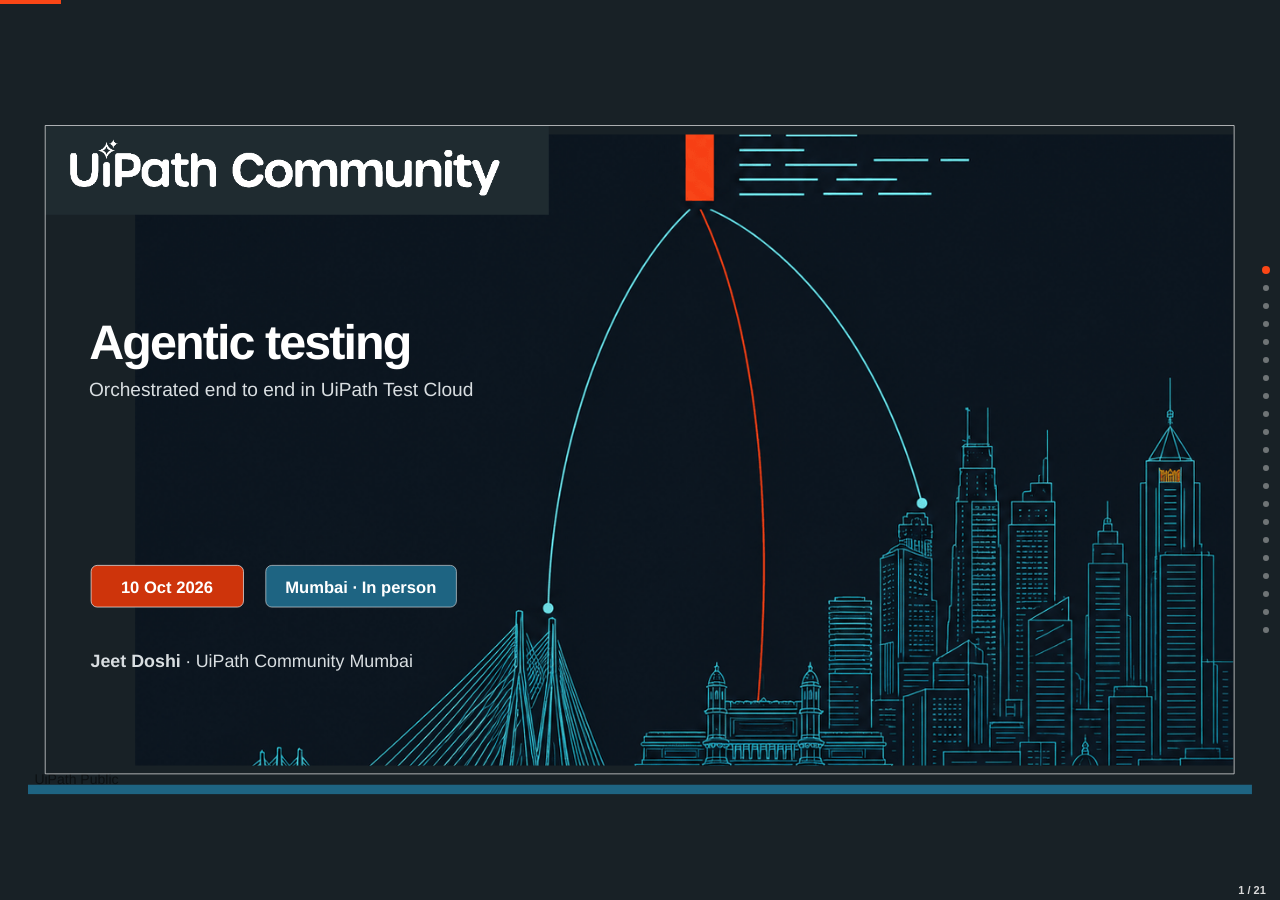
<file: index.html>
<!doctype html>
<html lang="en"><head><meta charset="utf-8"><meta name="viewport" content="width=device-width,initial-scale=1">
<title>Agentic testing</title>
<meta name="description" content="Web version of Autonomous Testing with Maestro and Test Cloud - dark.pptx">
<meta name="theme-color" content="#182126"><link rel="icon" href="data:,">
<style>:root{--dk1:#000000;--lt1:#FFFFFF;--dk2:#182126;--lt2:#D9D9D9;--accent1:#FA4616;--accent2:#1E6482;--accent3:#0BA2B3;--accent4:#DA9100;--accent5:#CC1956;--accent6:#8B288A;--hlink:#0F9ED5;--folHlink:#0BA2B3;--bg1:var(--lt1);--tx1:var(--dk1);--bg2:var(--lt2);--tx2:var(--dk2);--font-major:Arial,Helvetica,'Liberation Sans',sans-serif;--font-minor:Arial,Helvetica,'Liberation Sans',sans-serif;--lh:1.15}*{box-sizing:border-box}html,body{margin:0;height:100%;background:var(--dk2);color:var(--lt1);font-family:var(--font-minor)}body{overflow:hidden}#deck{height:100vh;height:100dvh;overflow-y:auto;overscroll-behavior:contain;scroll-snap-type:y mandatory;scrollbar-width:none}#deck::-webkit-scrollbar{display:none}.slide{position:relative;height:100vh;height:100dvh;overflow:hidden;scroll-snap-align:start;scroll-snap-stop:always;content-visibility:auto;contain-intrinsic-size:auto 100vw auto 100vh;outline:none}.stage{position:absolute;left:50%;top:50%;width:1920px;height:1080px;transform:translate(-50%,-50%) scale(var(--s,.5));transform-origin:50% 50%;overflow:hidden;background:var(--dk2);font-family:var(--font-minor);font-kerning:normal;-webkit-font-smoothing:antialiased;text-rendering:geometricPrecision}.o{position:absolute;transform-origin:50% 50%}.o>svg.g{position:absolute;left:0;top:0;overflow:visible}.o>img{position:absolute;left:0;top:0;width:100%;height:100%;display:block}.o>.crop{position:absolute;inset:0;overflow:hidden}.ah{visibility:hidden}.t{position:absolute;display:flex;flex-direction:column;white-space:pre-wrap;overflow-wrap:break-word;line-height:var(--lh)}.t.a-t{justify-content:flex-start}.t.a-ctr{justify-content:center}.t.a-b{justify-content:flex-end}.t.nw{white-space:pre}.t.clip{overflow:hidden}.t p,.tc p{margin:0;position:relative;flex:none}.tc{white-space:pre-wrap;line-height:var(--lh)}.bu{display:inline-block;text-indent:0;white-space:nowrap}.tb{position:absolute;left:0;top:0;border-collapse:collapse;table-layout:fixed}.tb td{overflow:hidden}a.hl{color:inherit;text-decoration:none}.notes{display:none}</style>
<script>(function(){var r=document.documentElement,f=function(){var w=innerWidth,h=innerHeight,g=r.classList.contains('capture')?0:1;r.style.setProperty('--s',Math.min((w-56*g)/1920,(h-16*g)/1080))};f();addEventListener('resize',f);addEventListener('orientationchange',f)})()</script>
<link rel="stylesheet" href="app.css">
</head><body>
<a class="skip" href="#s-01">Skip to slides</a>
<main id="deck" aria-label="Presentation">
<section class="slide" id="s-01" aria-label="Slide 1" aria-roledescription="slide" data-title="Agentic testing" tabindex="-1"><div class="stage" style="background:#182126"><div class="o" data-mspid="4" aria-hidden="true" data-type="shape" style="left:0.08px;top:1064.8px;width:1919.92px;height:15.2px"><svg class="g" width="1919.92" height="15.2" aria-hidden="true"><path d="M0 0 L1919.92 0 L1919.92 15.2 L0 15.2 Z" style="fill:var(--accent2)"/></svg></div><div class="o" data-mspid="9" aria-hidden="true" data-type="text" style="left:10px;top:1043.6px;width:132.75px;height:26.4px"><div class="t a-t" style="left:0px;top:0px;width:132.75px;height:26.4px;padding:0px 0px 0px 0px"><p data-p="0" style="font-size:22px;top:0.23px"><span style="color:#00000080;font-family:'Aptos','Segoe UI',Arial,Helvetica,'Liberation Sans',sans-serif">UiPath Public</span></p></div></div><div class="o" data-mspid="10" aria-hidden="true" data-type="picture" style="left:1597.01px;top:45.86px;width:283.46px;height:37.36px"><img src="assets/image1.svg" alt="" width="283" height="37" decoding="async" style="filter:brightness(0) invert(1)"></div><div class="o" data-spid="2" data-type="picture" style="left:168px;top:45px;width:1723px;height:990px"><div class="crop"><img src="assets/image30.png" srcset="assets/image30-640.png 640w, assets/image30.png 1254w" sizes="calc((100vw - 56px) * 0.9)" alt="Skyline illustration of Mumbai with a glowing flow line from a UiPath square to the city" width="1723" height="1723" decoding="async" style="position:absolute;left:0px;top:-367px;width:1723px;height:1723px;max-width:none"></div></div><div class="o" data-spid="3" data-type="shape" style="left:27px;top:31px;width:790px;height:140px"><svg class="g" width="790" height="140" aria-hidden="true"><path d="M0 0 L790 0 L790 140 L0 140 Z" style="fill:#1F2B30"/></svg></div><div class="o" data-spid="4" data-type="picture" style="left:66px;top:53px;width:674px;height:88px"><div class="crop"><img src="assets/image2.webp" alt="UiPath Community" width="674" height="88" decoding="async" style="position:absolute;left:0px;top:0px;width:674px;height:87.95px;max-width:none"></div></div><div class="o" data-spid="5" data-type="shape" style="left:26.5px;top:30.5px;width:1865px;height:1017px"><svg class="g" width="1865" height="1017" aria-hidden="true"><path d="M0 0 L1865 0 L1865 1017 L0 1017 Z" style="fill:none;stroke:#FFFFFF;stroke-width:1"/></svg></div><div class="o" data-spid="6" data-type="text" style="left:96px;top:330px;width:1236px;height:171.19px"><div class="t a-t" style="left:0px;top:0px;width:1236px;height:171.19px;padding:0px 0px 0px 0px"><p data-p="0" style="font-size:76px;line-height:83.6px;top:-0.4px"><span style="font-weight:700;letter-spacing:-3px;color:#FFFFFF">Agentic testing</span></p></div></div><div class="o" data-spid="7" data-type="text" style="left:95.5px;top:422.65px;width:927px;height:88px"><div class="t a-t" style="left:0px;top:0px;width:927px;height:88px;padding:0px 0px 0px 0px"><p data-p="0" style="font-size:30px;line-height:42px;top:2.63px"><span style="color:#D9DEE1">Orchestrated end to end in UiPath Test Cloud</span></p></div></div><div class="o" data-spid="8" data-type="shape" style="left:98.5px;top:720.5px;width:239px;height:65.39px"><svg class="g" width="239" height="65.39" aria-hidden="true"><path d="M9.5 0 L229.5 0 A9.5 9.5 0 0 1 239 9.5 L239 55.89 A9.5 9.5 0 0 1 229.5 65.39 L9.5 65.39 A9.5 9.5 0 0 1 0 55.89 L0 9.5 A9.5 9.5 0 0 1 9.5 -0 Z" style="fill:#CE340B;stroke:#FFFFFF;stroke-width:1"/></svg><div class="t a-t" style="left:0px;top:0px;width:239px;height:65.39px;padding:14.5px 0px 10.5px 0px"><p data-p="0" style="text-align:center;font-size:26px;line-height:36.4px;top:2.28px"><span style="font-weight:700;color:#FFFFFF">10 Oct 2026</span></p></div></div><div class="o" data-spid="9" data-type="shape" style="left:372.5px;top:720.5px;width:299px;height:65.39px"><svg class="g" width="299" height="65.39" aria-hidden="true"><path d="M9.5 0 L289.5 0 A9.5 9.5 0 0 1 299 9.5 L299 55.89 A9.5 9.5 0 0 1 289.5 65.39 L9.5 65.39 A9.5 9.5 0 0 1 0 55.89 L0 9.5 A9.5 9.5 0 0 1 9.5 -0 Z" style="fill:#1E6482;stroke:#D9DEE1;stroke-width:1"/></svg><div class="t a-t" style="left:0px;top:0px;width:299px;height:65.39px;padding:14.5px 0px 10.5px 0px"><p data-p="0" style="text-align:center;font-size:26px;line-height:36.4px;top:2.28px"><span style="font-weight:700;color:#FFFFFF">Mumbai · In person</span></p></div></div><div class="o" data-spid="10" data-type="text" style="left:98px;top:850px;width:1030px;height:43.19px"><div class="t a-t" style="left:0px;top:0px;width:1030px;height:43.19px;padding:0px 0px 0px 0px"><p data-p="0" style="font-size:28px;line-height:39.2px;top:2.46px"><span style="font-weight:700;color:#D9DEE1">Jeet Doshi</span><span style="color:#D9DEE1"> · UiPath Community Mumbai</span></p></div></div></div><aside class="notes" hidden>Good morning, everyone, and welcome to UiPath Community Mumbai. I'm Jeet Doshi, and for the next forty minutes I want to show you testing that starts itself.<br>Here is how I'll use the time. About ten minutes on slides, just to set the base. Then twenty-seven minutes on the real platform. No mock-ups. I'll walk through the design piece by piece, and then I'll run it live. The last three minutes are for takeaways and your questions.<br>Here is my promise. By the end, you will have watched a single new record in Data Fabric turn into reviewed, executed test cases in Test Manager, without anyone starting the process by hand.<br>Let's begin.</aside></section>
<section class="slide" id="s-02" aria-label="Slide 2" aria-roledescription="slide" data-title="Set the base, then build it live." tabindex="-1"><div class="stage" style="background:#182126"><div class="o" data-mspid="4" aria-hidden="true" data-type="shape" style="left:0.08px;top:1064.8px;width:1919.92px;height:15.2px"><svg class="g" width="1919.92" height="15.2" aria-hidden="true"><path d="M0 0 L1919.92 0 L1919.92 15.2 L0 15.2 Z" style="fill:var(--accent2)"/></svg></div><div class="o" data-mspid="9" aria-hidden="true" data-type="text" style="left:10px;top:1043.6px;width:132.75px;height:26.4px"><div class="t a-t" style="left:0px;top:0px;width:132.75px;height:26.4px;padding:0px 0px 0px 0px"><p data-p="0" style="font-size:22px;top:0.23px"><span style="color:#00000080;font-family:'Aptos','Segoe UI',Arial,Helvetica,'Liberation Sans',sans-serif">UiPath Public</span></p></div></div><div class="o" data-mspid="10" aria-hidden="true" data-type="picture" style="left:1597.01px;top:45.86px;width:283.46px;height:37.36px"><img src="assets/image1.svg" alt="" width="283" height="37" decoding="async" style="filter:brightness(0) invert(1)"></div><div class="o" data-lspid="4" aria-hidden="true" data-type="picture" style="left:0px;top:0px;width:1920px;height:1080px"><img src="assets/image28.png" srcset="assets/image28-640.png 640w, assets/image28.png 1920w" sizes="calc((100vw - 56px) * 1)" alt="" width="1920" height="1080" decoding="async"></div><div class="o" data-lspid="3" aria-hidden="true" data-type="shape" style="left:0.08px;top:1064.8px;width:1919.92px;height:15.2px"><svg class="g" width="1919.92" height="15.2" aria-hidden="true"><path d="M0 0 L1919.92 0 L1919.92 15.2 L0 15.2 Z" style="fill:var(--accent2)"/></svg></div><div class="o" data-lspid="8" aria-hidden="true" data-type="picture" style="left:1576.04px;top:48.49px;width:283.46px;height:37.36px"><img src="assets/image1.svg" alt="" width="283" height="37" decoding="async" style="filter:brightness(0) invert(1)"></div><div class="o" data-spid="4" data-type="shape" style="left:0px;top:1065px;width:1920px;height:15px"><svg class="g" width="1920" height="15" aria-hidden="true"><path d="M0 0 L1920 0 L1920 15 L0 15 Z" style="fill:#1E6482"/></svg></div><div class="o" data-spid="5" data-type="text" style="left:60px;top:60px;width:1854px;height:40.39px"><div class="t a-t" style="left:0px;top:0px;width:1854px;height:40.39px;padding:0px 0px 0px 0px"><p data-p="0" style="font-size:26px;line-height:36.4px;top:2.28px"><span style="font-weight:700;letter-spacing:3px;color:#FA4616">AGENDA · 40 MINUTES</span></p></div></div><div class="o" data-spid="6" data-type="text" style="left:60px;top:137.66px;width:1603.35px;height:129.45px"><div class="t a-t" style="left:0px;top:0px;width:1603.35px;height:129.45px;padding:0px 0px 0px 0px"><p data-p="0" style="font-size:60px;line-height:66px;top:-0.32px"><span style="font-weight:700;letter-spacing:-3px;color:#FFFFFF">Set the base, then build it live.</span></p></div></div><div class="o" data-spid="7" data-type="shape" style="left:60.5px;top:242.89px;width:578.33px;height:387.8px"><svg class="g" width="578.33" height="387.8" aria-hidden="true"><path d="M0 15.5 A15.5 15.5 0 0 1 15.5 -0 L562.83 0 A15.5 15.5 0 0 1 578.33 15.5 L578.33 372.3 A15.5 15.5 0 0 1 562.83 387.8 L15.5 387.8 A15.5 15.5 0 0 1 -0 372.3 Z" style="fill:#1D2B31;stroke:#2C4A55;stroke-width:1"/></svg></div><div class="o" data-spid="8" data-type="text" style="left:101px;top:283.39px;width:512.25px;height:100px"><div class="t a-t" style="left:0px;top:0px;width:512.25px;height:100px;padding:0px 0px 0px 0px"><p data-p="0" style="font-size:96px;line-height:96px;top:-3.48px"><span style="font-weight:700;color:#FA4616">10 min</span></p></div></div><div class="o" data-spid="9" data-type="text" style="left:101px;top:395.39px;width:512.25px;height:56.8px"><div class="t a-t" style="left:0px;top:0px;width:512.25px;height:56.8px;padding:0px 0px 0px 0px"><p data-p="0" style="font-size:44px;line-height:52.8px;top:1.13px"><span style="font-weight:700;color:#FFFFFF">Set the base</span></p></div></div><div class="o" data-spid="10" data-type="text" style="left:101px;top:464.19px;width:512.25px;height:130px"><div class="t a-t" style="left:0px;top:0px;width:512.25px;height:130px;padding:0px 0px 0px 0px"><p data-p="0" style="font-size:30px;line-height:42px;top:2.63px"><span style="color:#C3CDD2">Why testing needs agents, what Test Cloud offers, and the design of the flow we will run.</span></p></div></div><div class="o" data-spid="11" data-type="shape" style="left:671.33px;top:242.39px;width:577.34px;height:388.8px"><svg class="g" width="577.34" height="388.8" aria-hidden="true"><path d="M0 16 A16 16 0 0 1 16 -0 L561.34 0 A16 16 0 0 1 577.34 16 L577.34 372.8 A16 16 0 0 1 561.34 388.8 L16 388.8 A16 16 0 0 1 -0 372.8 Z" style="fill:#FA4616"/></svg></div><div class="o" data-spid="12" data-type="text" style="left:711.33px;top:282.39px;width:512.26px;height:100px"><div class="t a-t" style="left:0px;top:0px;width:512.26px;height:100px;padding:0px 0px 0px 0px"><p data-p="0" style="font-size:96px;line-height:96px;top:-3.48px"><span style="font-weight:700;color:#182126">27 min</span></p></div></div><div class="o" data-spid="13" data-type="text" style="left:711.33px;top:394.39px;width:512.26px;height:56.8px"><div class="t a-t" style="left:0px;top:0px;width:512.26px;height:56.8px;padding:0px 0px 0px 0px"><p data-p="0" style="font-size:44px;line-height:52.8px;top:1.13px"><span style="font-weight:700;color:#182126">Live demo</span></p></div></div><div class="o" data-spid="14" data-type="text" style="left:711.33px;top:463.19px;width:512.26px;height:130px"><div class="t a-t" style="left:0px;top:0px;width:512.26px;height:130px;padding:0px 0px 0px 0px"><p data-p="0" style="font-size:30px;line-height:42px;top:2.63px"><span style="color:#182126">One Data Fabric record in. Scored, reviewed, generated, published and executed.</span></p></div></div><div class="o" data-spid="15" data-type="shape" style="left:1281.17px;top:242.89px;width:578.33px;height:387.8px"><svg class="g" width="578.33" height="387.8" aria-hidden="true"><path d="M0 15.5 A15.5 15.5 0 0 1 15.5 -0 L562.83 0 A15.5 15.5 0 0 1 578.33 15.5 L578.33 372.3 A15.5 15.5 0 0 1 562.83 387.8 L15.5 387.8 A15.5 15.5 0 0 1 -0 372.3 Z" style="fill:#1D2B31;stroke:#2C4A55;stroke-width:1"/></svg></div><div class="o" data-spid="16" data-type="text" style="left:1321.67px;top:283.39px;width:512.25px;height:100px"><div class="t a-t" style="left:0px;top:0px;width:512.25px;height:100px;padding:0px 0px 0px 0px"><p data-p="0" style="font-size:96px;line-height:96px;top:-3.48px"><span style="font-weight:700;color:#FA4616">3 min</span></p></div></div><div class="o" data-spid="17" data-type="text" style="left:1321.67px;top:395.39px;width:512.25px;height:56.8px"><div class="t a-t" style="left:0px;top:0px;width:512.25px;height:56.8px;padding:0px 0px 0px 0px"><p data-p="0" style="font-size:44px;line-height:52.8px;top:1.13px"><span style="font-weight:700;color:#FFFFFF">Wrap-up</span></p></div></div><div class="o" data-spid="18" data-type="text" style="left:1321.67px;top:464.19px;width:512.25px;height:46px"><div class="t a-t" style="left:0px;top:0px;width:512.25px;height:46px;padding:0px 0px 0px 0px"><p data-p="0" style="font-size:30px;line-height:42px;top:2.63px"><span style="color:#C3CDD2">Takeaways and your questions.</span></p></div></div><div class="o" data-spid="19" data-type="shape" style="left:60px;top:671.19px;width:450.5px;height:24px"><svg class="g" width="450.5" height="24" aria-hidden="true"><path d="M0 12 A7.51 12 0 0 1 7.51 -0 L450.5 0 L450.5 24 L7.51 24 A7.51 12 0 0 1 -0 12 Z" style="fill:#0BA2B3"/></svg></div><div class="o" data-spid="20" data-type="shape" style="left:510.5px;top:671.19px;width:1215.5px;height:24px"><svg class="g" width="1215.5" height="24" aria-hidden="true"><path d="M0 0 L1215.5 0 L1215.5 24 L0 24 Z" style="fill:#FA4616"/></svg></div><div class="o" data-spid="21" data-type="shape" style="left:1725px;top:671.19px;width:135px;height:24px"><svg class="g" width="135" height="24" aria-hidden="true"><path d="M123 0 A12 12 0 0 1 135 12 L135 12 A12 12 0 0 1 123 24 L0 24 L0 0 Z" style="fill:#3C464B"/></svg></div><div class="o" data-spid="22" data-type="text" style="left:60px;top:707.19px;width:450.5px;height:40.39px"><div class="t a-t" style="left:0px;top:0px;width:450.5px;height:40.39px;padding:0px 0px 0px 0px"><p data-p="0" style="font-size:26px;line-height:36.4px;top:2.28px"><span style="color:#C3CDD2">0:00</span></p></div></div><div class="o" data-spid="23" data-type="text" style="left:510.5px;top:707.19px;width:973.35px;height:40.39px"><div class="t a-t" style="left:0px;top:0px;width:973.35px;height:40.39px;padding:0px 0px 0px 0px"><p data-p="0" style="font-size:26px;line-height:36.4px;top:2.28px"><span style="color:#C3CDD2">0:10</span></p></div></div><div class="o" data-spid="24" data-type="text" style="left:1725px;top:707.19px;width:80px;height:40.39px"><div class="t a-t" style="left:0px;top:0px;width:80px;height:40.39px;padding:0px 0px 0px 0px"><p data-p="0" style="font-size:26px;line-height:36.4px;top:2.28px"><span style="color:#C3CDD2">0:37</span></p></div></div><div class="o" data-spid="90" data-type="text" style="left:1762px;top:707.19px;width:100px;height:40.39px"><div class="t a-t" style="left:0px;top:0px;width:100px;height:40.39px;padding:0px 0px 0px 0px"><p data-p="0" style="text-align:right;font-size:26px;line-height:36.4px;top:2.28px"><span style="color:#C3CDD2">0:40</span></p></div></div></div><aside class="notes" hidden>Quick look at the shape of the session. Three blocks.<br>The first ten minutes are slides that set the base: why testing needs agents, what UiPath Test Cloud gives you, and the design of the flow we'll run.<br>At minute ten, the demo begins. This deck stays on the left of the screen and the live UiPath platform opens on the right. I'll show you the design first, then run it.<br>And the last three minutes are takeaways and questions.<br>I've kept the slides deliberately short, so that most of our time goes to the live system. That's where the interesting part is.</aside></section>
<section class="slide" id="s-03" aria-label="Slide 3" aria-roledescription="slide" data-title="Agents ship apps faster than ever. Who tests them?" tabindex="-1"><div class="stage" style="background:#182126"></div><template><div class="o" data-mspid="4" aria-hidden="true" data-type="shape" style="left:0.08px;top:1064.8px;width:1919.92px;height:15.2px"><svg class="g" width="1919.92" height="15.2" aria-hidden="true"><path d="M0 0 L1919.92 0 L1919.92 15.2 L0 15.2 Z" style="fill:var(--accent2)"/></svg></div><div class="o" data-mspid="9" aria-hidden="true" data-type="text" style="left:10px;top:1043.6px;width:132.75px;height:26.4px"><div class="t a-t" style="left:0px;top:0px;width:132.75px;height:26.4px;padding:0px 0px 0px 0px"><p data-p="0" style="font-size:22px;top:0.23px"><span style="color:#00000080;font-family:'Aptos','Segoe UI',Arial,Helvetica,'Liberation Sans',sans-serif">UiPath Public</span></p></div></div><div class="o" data-mspid="10" aria-hidden="true" data-type="picture" style="left:1597.01px;top:45.86px;width:283.46px;height:37.36px"><img src="assets/image1.svg" alt="" width="283" height="37" decoding="async" style="filter:brightness(0) invert(1)"></div><div class="o ah" data-spid="2" data-type="text" style="left:60px;top:136.39px;width:1800px;height:66px"><div class="t a-t" style="left:0px;top:0px;width:1800px;height:66px;padding:0px 0px 0px 0px"><p data-p="0" style="font-size:60px;line-height:1.32;top:3.82px"><span style="font-weight:700;letter-spacing:-3px;color:#FFFFFF">Agents ship apps faster than ever. Who tests them?</span></p></div></div><div class="o ah" data-spid="10" data-type="text" style="left:60px;top:60px;width:1400px;height:40px"><div class="t a-t" style="left:0px;top:0px;width:1400px;height:40px;padding:0px 0px 0px 0px"><p data-p="0" style="font-size:26px;line-height:1.09;top:-0.2px"><span style="font-weight:700;letter-spacing:3px;color:#FA4616">THE VIBE-CODING PARADOX</span></p></div></div><div class="o ah" data-spid="11" data-type="shape" style="left:60px;top:240px;width:1120px;height:780px"><svg class="g" width="1120" height="780" aria-hidden="true"><path d="M0 0 L1120 0 L1120 780 L0 780 Z" style="fill:#F4EFE6;stroke:#111111;stroke-width:7;stroke-linejoin:round"/></svg></div><div class="o ah" data-spid="12" data-type="shape" style="left:1210px;top:240px;width:650px;height:780px"><svg class="g" width="650" height="780" aria-hidden="true"><path d="M0 0 L650 0 L650 780 L0 780 Z" style="fill:#F4EFE6;stroke:#111111;stroke-width:7;stroke-linejoin:round"/></svg></div><div class="o ah" data-spid="13" data-type="shape" style="left:63.5px;top:880px;width:1113px;height:136.5px"><svg class="g" width="1113" height="136.5" aria-hidden="true"><path d="M0 0 L1113 0 L1113 136.5 L0 136.5 Z" style="fill:#B07A4A;stroke:#111111;stroke-width:4;stroke-linejoin:round"/></svg></div><div class="o ah" data-spid="14" data-type="shape" style="left:180px;top:644px;width:320px;height:250px"><svg class="g" width="320" height="250" aria-hidden="true"><path d="M0 41.67 A41.67 41.67 0 0 1 41.67 -0 L278.33 0 A41.67 41.67 0 0 1 320 41.67 L320 208.33 A41.67 41.67 0 0 1 278.33 250 L41.67 250 A41.67 41.67 0 0 1 0 208.33 Z" style="fill:#1E6482;stroke:#111111;stroke-width:4;stroke-linejoin:round"/></svg></div><div class="o ah" data-spid="15" data-type="shape" style="left:260px;top:464px;width:160px;height:190px"><svg class="g" width="160" height="190" aria-hidden="true"><path d="M0 95 A80 95 0 0 1 80 -0 A80 95 0 0 1 160 95 A80 95 0 0 1 80 190 A80 95 0 0 1 0 95 Z" style="fill:#F2C9A0;stroke:#111111;stroke-width:4;stroke-linejoin:round"/></svg></div><div class="o ah" data-spid="16" data-type="shape" style="left:240px;top:444px;width:200px;height:200px"><svg class="g" width="200" height="200" aria-hidden="true"><path d="M0 100 A100 100 0 0 1 200 100 L176 100 A76 76 0 0 0 24 100 Z" style="fill:#2F373C;stroke:#111111;stroke-width:2;stroke-linejoin:round"/></svg></div><div class="o ah" data-spid="17" data-type="shape" style="left:228px;top:536px;width:36px;height:68px"><svg class="g" width="36" height="68" aria-hidden="true"><path d="M0 6 A6 6 0 0 1 6 -0 L30 0 A6 6 0 0 1 36 6 L36 62 A6 6 0 0 1 30 68 L6 68 A6 6 0 0 1 0 62 Z" style="fill:#FA4616;stroke:#111111;stroke-width:4;stroke-linejoin:round"/></svg></div><div class="o ah" data-spid="18" data-type="shape" style="left:416px;top:536px;width:36px;height:68px"><svg class="g" width="36" height="68" aria-hidden="true"><path d="M0 6 A6 6 0 0 1 6 -0 L30 0 A6 6 0 0 1 36 6 L36 62 A6 6 0 0 1 30 68 L6 68 A6 6 0 0 1 0 62 Z" style="fill:#FA4616;stroke:#111111;stroke-width:4;stroke-linejoin:round"/></svg></div><div class="o ah" data-spid="19" data-type="shape" style="left:280px;top:532px;width:54px;height:34px"><svg class="g" width="54" height="34" aria-hidden="true"><path d="M0 5.67 A5.67 5.67 0 0 1 5.67 -0 L48.33 0 A5.67 5.67 0 0 1 54 5.67 L54 28.33 A5.67 5.67 0 0 1 48.33 34 L5.67 34 A5.67 5.67 0 0 1 0 28.33 Z" style="fill:#182126;stroke:#111111;stroke-width:2;stroke-linejoin:round"/></svg></div><div class="o ah" data-spid="20" data-type="shape" style="left:346px;top:532px;width:54px;height:34px"><svg class="g" width="54" height="34" aria-hidden="true"><path d="M0 5.67 A5.67 5.67 0 0 1 5.67 -0 L48.33 0 A5.67 5.67 0 0 1 54 5.67 L54 28.33 A5.67 5.67 0 0 1 48.33 34 L5.67 34 A5.67 5.67 0 0 1 0 28.33 Z" style="fill:#182126;stroke:#111111;stroke-width:2;stroke-linejoin:round"/></svg></div><div class="o ah" data-spid="21" data-type="shape" style="left:332px;top:542px;width:16px;height:6px"><svg class="g" width="16" height="6" aria-hidden="true"><path d="M0 0 L16 0 L16 6 L0 6 Z" style="fill:#182126"/></svg></div><div class="o ah" data-spid="22" data-type="shape" style="left:328px;top:588px;width:24px;height:52px;transform:rotate(90deg)"><svg class="g" width="24" height="52" aria-hidden="true"><path d="M0 0 L12 0 A12 26 0 0 1 12 52 L0 52 Z" style="fill:#FFFFFF;stroke:#111111;stroke-width:3;stroke-linejoin:round"/></svg></div><div class="o ah" data-spid="23" data-type="shape" style="left:184px;top:676px;width:312px;height:208px"><svg class="g" width="312" height="208" aria-hidden="true"><path d="M0 34.67 A34.67 34.67 0 0 1 34.67 -0 L277.33 0 A34.67 34.67 0 0 1 312 34.67 L312 173.33 A34.67 34.67 0 0 1 277.33 208 L34.67 208 A34.67 34.67 0 0 1 0 173.33 Z" style="fill:#C5C8C9;stroke:#111111;stroke-width:4;stroke-linejoin:round"/></svg></div><div class="o ah" data-spid="24" data-type="shape" style="left:312px;top:752px;width:56px;height:56px"><svg class="g" width="56" height="56" aria-hidden="true"><path d="M0 28 L23.05 23.05 L28 0 L32.95 23.05 L56 28 L32.95 32.95 L28 56 L23.05 32.95 Z" style="fill:#FA4616;stroke:#111111;stroke-width:2;stroke-linejoin:round"/></svg></div><div class="o ah" data-spid="25" data-type="shape" style="left:160px;top:872px;width:360px;height:20px"><svg class="g" width="360" height="20" aria-hidden="true"><path d="M0 3.33 A3.33 3.33 0 0 1 3.33 -0 L356.67 0 A3.33 3.33 0 0 1 360 3.33 L360 16.67 A3.33 3.33 0 0 1 356.67 20 L3.33 20 A3.33 3.33 0 0 1 0 16.67 Z" style="fill:#7A8288;stroke:#111111;stroke-width:4;stroke-linejoin:round"/></svg></div><div class="o ah" data-spid="26" data-type="shape" style="left:164px;top:840px;width:48px;height:36px"><svg class="g" width="48" height="36" aria-hidden="true"><path d="M0 18 A24 18 0 0 1 24 -0 A24 18 0 0 1 48 18 A24 18 0 0 1 24 36 A24 18 0 0 1 0 18 Z" style="fill:#F2C9A0;stroke:#111111;stroke-width:4;stroke-linejoin:round"/></svg></div><div class="o ah" data-spid="27" data-type="shape" style="left:468px;top:840px;width:48px;height:36px"><svg class="g" width="48" height="36" aria-hidden="true"><path d="M0 18 A24 18 0 0 1 24 -0 A24 18 0 0 1 48 18 A24 18 0 0 1 24 36 A24 18 0 0 1 0 18 Z" style="fill:#F2C9A0;stroke:#111111;stroke-width:4;stroke-linejoin:round"/></svg></div><div class="o ah" data-spid="28" data-type="shape" style="left:492px;top:659.8px;width:24px;height:5px"><svg class="g" width="24" height="5" aria-hidden="true"><path d="M0 0 L24 0 L24 5 L0 5 Z" style="fill:#7A8288"/></svg></div><div class="o ah" data-spid="29" data-type="shape" style="left:500px;top:676.8px;width:16px;height:5px"><svg class="g" width="16" height="5" aria-hidden="true"><path d="M0 0 L16 0 L16 5 L0 5 Z" style="fill:#7A8288"/></svg></div><div class="o ah" data-spid="30" data-type="shape" style="left:524px;top:636px;width:68px;height:68px"><svg class="g" width="68" height="68" aria-hidden="true"><path d="M0 17 L51 17 L51 68 L0 68 Z" style="fill:#FA4616"/><path d="M51 17 L68 0 L68 51 L51 68 Z" style="fill:#c83812"/><path d="M0 17 L17 0 L68 0 L51 17 Z" style="fill:#fb6b45"/><path d="M0 17 L17 0 L68 0 L68 51 L51 68 L0 68 Z M0 17 L51 17 L68 0 M51 17 L51 68" style="fill:none;stroke:#111111;stroke-width:4;stroke-linejoin:round"/></svg><div class="t a-ctr" style="left:0px;top:17px;width:51px;height:51px;padding:0px 0px 0px 0px"><p data-p="0" style="text-align:center;font-size:30px;line-height:1.09;top:-0.23px"><span style="font-weight:700;color:#FFFFFF">?</span></p></div></div><div class="o ah" data-spid="31" data-type="shape" style="left:576px;top:588px;width:24px;height:5px"><svg class="g" width="24" height="5" aria-hidden="true"><path d="M0 0 L24 0 L24 5 L0 5 Z" style="fill:#7A8288"/></svg></div><div class="o ah" data-spid="32" data-type="shape" style="left:584px;top:608px;width:16px;height:5px"><svg class="g" width="16" height="5" aria-hidden="true"><path d="M0 0 L16 0 L16 5 L0 5 Z" style="fill:#7A8288"/></svg></div><div class="o ah" data-spid="33" data-type="shape" style="left:608px;top:560px;width:80px;height:80px"><svg class="g" width="80" height="80" aria-hidden="true"><path d="M0 20 L60 20 L60 80 L0 80 Z" style="fill:#0BA2B3"/><path d="M60 20 L80 0 L80 60 L60 80 Z" style="fill:#09828f"/><path d="M0 20 L20 0 L80 0 L60 20 Z" style="fill:#3cb5c2"/><path d="M0 20 L20 0 L80 0 L80 60 L60 80 L0 80 Z M0 20 L60 20 L80 0 M60 20 L60 80" style="fill:none;stroke:#111111;stroke-width:4;stroke-linejoin:round"/></svg><div class="t a-ctr" style="left:0px;top:20px;width:60px;height:60px;padding:0px 0px 0px 0px"><p data-p="0" style="text-align:center;font-size:34px;line-height:1.09;top:-0.26px"><span style="font-weight:700;color:#FFFFFF">?</span></p></div></div><div class="o ah" data-spid="34" data-type="shape" style="left:676px;top:542.8px;width:24px;height:5px"><svg class="g" width="24" height="5" aria-hidden="true"><path d="M0 0 L24 0 L24 5 L0 5 Z" style="fill:#7A8288"/></svg></div><div class="o ah" data-spid="35" data-type="shape" style="left:684px;top:564.8px;width:16px;height:5px"><svg class="g" width="16" height="5" aria-hidden="true"><path d="M0 0 L16 0 L16 5 L0 5 Z" style="fill:#7A8288"/></svg></div><div class="o ah" data-spid="36" data-type="shape" style="left:708px;top:512px;width:88px;height:88px"><svg class="g" width="88" height="88" aria-hidden="true"><path d="M0 22 L66 22 L66 88 L0 88 Z" style="fill:#C084FC"/><path d="M66 22 L88 0 L88 66 L66 88 Z" style="fill:#9a6aca"/><path d="M0 22 L22 0 L88 0 L66 22 Z" style="fill:#cd9dfd"/><path d="M0 22 L22 0 L88 0 L88 66 L66 88 L0 88 Z M0 22 L66 22 L88 0 M66 22 L66 88" style="fill:none;stroke:#111111;stroke-width:4;stroke-linejoin:round"/></svg><div class="t a-ctr" style="left:0px;top:22px;width:66px;height:66px;padding:0px 0px 0px 0px"><p data-p="0" style="text-align:center;font-size:38px;line-height:1.09;top:-0.29px"><span style="font-weight:700;color:#FFFFFF">?</span></p></div></div><div class="o ah" data-spid="37" data-type="shape" style="left:784px;top:524.2px;width:24px;height:5px"><svg class="g" width="24" height="5" aria-hidden="true"><path d="M0 0 L24 0 L24 5 L0 5 Z" style="fill:#7A8288"/></svg></div><div class="o ah" data-spid="38" data-type="shape" style="left:792px;top:547.2px;width:16px;height:5px"><svg class="g" width="16" height="5" aria-hidden="true"><path d="M0 0 L16 0 L16 5 L0 5 Z" style="fill:#7A8288"/></svg></div><div class="o ah" data-spid="39" data-type="shape" style="left:816px;top:492px;width:92px;height:92px"><svg class="g" width="92" height="92" aria-hidden="true"><path d="M0 23 L69 23 L69 92 L0 92 Z" style="fill:#FFB40E"/><path d="M69 23 L92 0 L92 69 L69 92 Z" style="fill:#cc900b"/><path d="M0 23 L23 0 L92 0 L69 23 Z" style="fill:#ffc33e"/><path d="M0 23 L23 0 L92 0 L92 69 L69 92 L0 92 Z M0 23 L69 23 L92 0 M69 23 L69 92" style="fill:none;stroke:#111111;stroke-width:4;stroke-linejoin:round"/></svg><div class="t a-ctr" style="left:0px;top:23px;width:69px;height:69px;padding:0px 0px 0px 0px"><p data-p="0" style="text-align:center;font-size:40px;line-height:1.09;top:-0.3px"><span style="font-weight:700;color:#FFFFFF">?</span></p></div></div><div class="o ah" data-spid="40" data-type="shape" style="left:866px;top:780px;width:100px;height:100px"><svg class="g" width="100" height="100" aria-hidden="true"><path d="M0 25 L75 25 L75 100 L0 100 Z" style="fill:#1E6482"/><path d="M75 25 L100 0 L100 75 L75 100 Z" style="fill:#185068"/><path d="M0 25 L25 0 L100 0 L75 25 Z" style="fill:#4b839b"/><path d="M0 25 L25 0 L100 0 L100 75 L75 100 L0 100 Z M0 25 L75 25 L100 0 M75 25 L75 100" style="fill:none;stroke:#111111;stroke-width:4;stroke-linejoin:round"/></svg><div class="t a-ctr" style="left:0px;top:25px;width:75px;height:75px;padding:0px 0px 0px 0px"><p data-p="0" style="text-align:center;font-size:44px;line-height:1.09;top:-0.33px"><span style="font-weight:700;color:#FFFFFF">?</span></p></div></div><div class="o ah" data-spid="41" data-type="shape" style="left:966px;top:780px;width:100px;height:100px"><svg class="g" width="100" height="100" aria-hidden="true"><path d="M0 25 L75 25 L75 100 L0 100 Z" style="fill:#CE340B"/><path d="M75 25 L100 0 L100 75 L75 100 Z" style="fill:#a52a09"/><path d="M0 25 L25 0 L100 0 L75 25 Z" style="fill:#d85d3c"/><path d="M0 25 L25 0 L100 0 L100 75 L75 100 L0 100 Z M0 25 L75 25 L100 0 M75 25 L75 100" style="fill:none;stroke:#111111;stroke-width:4;stroke-linejoin:round"/></svg><div class="t a-ctr" style="left:0px;top:25px;width:75px;height:75px;padding:0px 0px 0px 0px"><p data-p="0" style="text-align:center;font-size:44px;line-height:1.09;top:-0.33px"><span style="font-weight:700;color:#FFFFFF">?</span></p></div></div><div class="o ah" data-spid="42" data-type="shape" style="left:1066px;top:780px;width:100px;height:100px"><svg class="g" width="100" height="100" aria-hidden="true"><path d="M0 25 L75 25 L75 100 L0 100 Z" style="fill:#0BA2B3"/><path d="M75 25 L100 0 L100 75 L75 100 Z" style="fill:#09828f"/><path d="M0 25 L25 0 L100 0 L75 25 Z" style="fill:#3cb5c2"/><path d="M0 25 L25 0 L100 0 L100 75 L75 100 L0 100 Z M0 25 L75 25 L100 0 M75 25 L75 100" style="fill:none;stroke:#111111;stroke-width:4;stroke-linejoin:round"/></svg><div class="t a-ctr" style="left:0px;top:25px;width:75px;height:75px;padding:0px 0px 0px 0px"><p data-p="0" style="text-align:center;font-size:44px;line-height:1.09;top:-0.33px"><span style="font-weight:700;color:#FFFFFF">?</span></p></div></div><div class="o ah" data-spid="43" data-type="shape" style="left:916px;top:680px;width:100px;height:100px"><svg class="g" width="100" height="100" aria-hidden="true"><path d="M0 25 L75 25 L75 100 L0 100 Z" style="fill:#C084FC"/><path d="M75 25 L100 0 L100 75 L75 100 Z" style="fill:#9a6aca"/><path d="M0 25 L25 0 L100 0 L75 25 Z" style="fill:#cd9dfd"/><path d="M0 25 L25 0 L100 0 L100 75 L75 100 L0 100 Z M0 25 L75 25 L100 0 M75 25 L75 100" style="fill:none;stroke:#111111;stroke-width:4;stroke-linejoin:round"/></svg><div class="t a-ctr" style="left:0px;top:25px;width:75px;height:75px;padding:0px 0px 0px 0px"><p data-p="0" style="text-align:center;font-size:44px;line-height:1.09;top:-0.33px"><span style="font-weight:700;color:#FFFFFF">?</span></p></div></div><div class="o ah" data-spid="44" data-type="shape" style="left:1016px;top:680px;width:100px;height:100px"><svg class="g" width="100" height="100" aria-hidden="true"><path d="M0 25 L75 25 L75 100 L0 100 Z" style="fill:#FA4616"/><path d="M75 25 L100 0 L100 75 L75 100 Z" style="fill:#c83812"/><path d="M0 25 L25 0 L100 0 L75 25 Z" style="fill:#fb6b45"/><path d="M0 25 L25 0 L100 0 L100 75 L75 100 L0 100 Z M0 25 L75 25 L100 0 M75 25 L75 100" style="fill:none;stroke:#111111;stroke-width:4;stroke-linejoin:round"/></svg><div class="t a-ctr" style="left:0px;top:25px;width:75px;height:75px;padding:0px 0px 0px 0px"><p data-p="0" style="text-align:center;font-size:44px;line-height:1.09;top:-0.33px"><span style="font-weight:700;color:#FFFFFF">?</span></p></div></div><div class="o ah" data-spid="45" data-type="shape" style="left:966px;top:580px;width:100px;height:100px"><svg class="g" width="100" height="100" aria-hidden="true"><path d="M0 25 L75 25 L75 100 L0 100 Z" style="fill:#FFB40E"/><path d="M75 25 L100 0 L100 75 L75 100 Z" style="fill:#cc900b"/><path d="M0 25 L25 0 L100 0 L75 25 Z" style="fill:#ffc33e"/><path d="M0 25 L25 0 L100 0 L100 75 L75 100 L0 100 Z M0 25 L75 25 L100 0 M75 25 L75 100" style="fill:none;stroke:#111111;stroke-width:4;stroke-linejoin:round"/></svg><div class="t a-ctr" style="left:0px;top:25px;width:75px;height:75px;padding:0px 0px 0px 0px"><p data-p="0" style="text-align:center;font-size:44px;line-height:1.09;top:-0.33px"><span style="font-weight:700;color:#FFFFFF">?</span></p></div></div><div class="o ah" data-spid="46" data-type="shape" style="left:60px;top:240px;width:540px;height:64px"><svg class="g" width="540" height="64" aria-hidden="true"><path d="M0 0 L540 0 L540 64 L0 64 Z" style="fill:#FFB40E;stroke:#111111;stroke-width:5;stroke-linejoin:round"/></svg><div class="t a-ctr" style="left:0px;top:0px;width:540px;height:64px;padding:0px 20px 0px 20px"><p data-p="0" style="font-size:28px;line-height:1.09;top:-0.21px"><span style="font-weight:700;color:#182126">9:00 AM. The agent never sleeps.</span></p></div></div><div class="o ah" data-spid="47" data-type="shape" style="left:600px;top:284px;width:540px;height:164px"><svg class="g" width="540" height="164" aria-hidden="true"><path d="M-151.2 221.4 L52.84 130.73 A270 82 0 0 1 452.55 21.58 A270 82 0 0 1 128.76 151.89 Z" style="fill:#FFFFFF;stroke:#111111;stroke-width:4;stroke-linejoin:round"/></svg><div class="t a-ctr" style="left:79.08px;top:24.02px;width:381.84px;height:115.97px;padding:0px 28px 0px 28px"><p data-p="0" style="text-align:center;font-size:30px;line-height:1.09;top:-0.23px"><span style="font-weight:700;color:#182126">Prompt in, app out.</span></p><p data-p="1" style="text-align:center;font-size:30px;line-height:1.09;top:-0.23px"><span style="font-weight:700;color:#FA4616">12 apps before lunch!</span></p></div></div><div class="o ah" data-spid="48" data-type="shape" style="left:544px;top:932px;width:620px;height:68px"><svg class="g" width="620" height="68" aria-hidden="true"><path d="M0 0 L620 0 L620 68 L0 68 Z" style="fill:#FFB40E;stroke:#111111;stroke-width:5;stroke-linejoin:round"/></svg><div class="t a-ctr" style="left:0px;top:0px;width:620px;height:68px;padding:0px 20px 0px 20px"><p data-p="0" style="font-size:28px;line-height:1.09;top:-0.21px"><span style="font-weight:700;color:#182126">The code? The language? </span><span style="font-weight:700;color:#CE340B">Nobody knows.</span></p></div></div><div class="o ah" data-spid="49" data-type="shape" style="left:1213.5px;top:936px;width:643px;height:80.5px"><svg class="g" width="643" height="80.5" aria-hidden="true"><path d="M0 0 L643 0 L643 80.5 L0 80.5 Z" style="fill:#D9D2C5;stroke:#111111;stroke-width:4;stroke-linejoin:round"/></svg></div><div class="o ah" data-spid="50" data-type="shape" style="left:1230px;top:848px;width:88px;height:88px"><svg class="g" width="88" height="88" aria-hidden="true"><path d="M0 22 L66 22 L66 88 L0 88 Z" style="fill:#0BA2B3"/><path d="M66 22 L88 0 L88 66 L66 88 Z" style="fill:#09828f"/><path d="M0 22 L22 0 L88 0 L66 22 Z" style="fill:#3cb5c2"/><path d="M0 22 L22 0 L88 0 L88 66 L66 88 L0 88 Z M0 22 L66 22 L88 0 M66 22 L66 88" style="fill:none;stroke:#111111;stroke-width:4;stroke-linejoin:round"/></svg><div class="t a-ctr" style="left:0px;top:22px;width:66px;height:66px;padding:0px 0px 0px 0px"><p data-p="0" style="text-align:center;font-size:38px;line-height:1.09;top:-0.29px"><span style="font-weight:700;color:#FFFFFF">?</span></p></div></div><div class="o ah" data-spid="51" data-type="shape" style="left:1318px;top:848px;width:88px;height:88px"><svg class="g" width="88" height="88" aria-hidden="true"><path d="M0 22 L66 22 L66 88 L0 88 Z" style="fill:#FA4616"/><path d="M66 22 L88 0 L88 66 L66 88 Z" style="fill:#c83812"/><path d="M0 22 L22 0 L88 0 L66 22 Z" style="fill:#fb6b45"/><path d="M0 22 L22 0 L88 0 L88 66 L66 88 L0 88 Z M0 22 L66 22 L88 0 M66 22 L66 88" style="fill:none;stroke:#111111;stroke-width:4;stroke-linejoin:round"/></svg><div class="t a-ctr" style="left:0px;top:22px;width:66px;height:66px;padding:0px 0px 0px 0px"><p data-p="0" style="text-align:center;font-size:38px;line-height:1.09;top:-0.29px"><span style="font-weight:700;color:#FFFFFF">?</span></p></div></div><div class="o ah" data-spid="52" data-type="shape" style="left:1406px;top:848px;width:88px;height:88px"><svg class="g" width="88" height="88" aria-hidden="true"><path d="M0 22 L66 22 L66 88 L0 88 Z" style="fill:#1E6482"/><path d="M66 22 L88 0 L88 66 L66 88 Z" style="fill:#185068"/><path d="M0 22 L22 0 L88 0 L66 22 Z" style="fill:#4b839b"/><path d="M0 22 L22 0 L88 0 L88 66 L66 88 L0 88 Z M0 22 L66 22 L88 0 M66 22 L66 88" style="fill:none;stroke:#111111;stroke-width:4;stroke-linejoin:round"/></svg><div class="t a-ctr" style="left:0px;top:22px;width:66px;height:66px;padding:0px 0px 0px 0px"><p data-p="0" style="text-align:center;font-size:38px;line-height:1.09;top:-0.29px"><span style="font-weight:700;color:#FFFFFF">?</span></p></div></div><div class="o ah" data-spid="53" data-type="shape" style="left:1494px;top:848px;width:88px;height:88px"><svg class="g" width="88" height="88" aria-hidden="true"><path d="M0 22 L66 22 L66 88 L0 88 Z" style="fill:#C084FC"/><path d="M66 22 L88 0 L88 66 L66 88 Z" style="fill:#9a6aca"/><path d="M0 22 L22 0 L88 0 L66 22 Z" style="fill:#cd9dfd"/><path d="M0 22 L22 0 L88 0 L88 66 L66 88 L0 88 Z M0 22 L66 22 L88 0 M66 22 L66 88" style="fill:none;stroke:#111111;stroke-width:4;stroke-linejoin:round"/></svg><div class="t a-ctr" style="left:0px;top:22px;width:66px;height:66px;padding:0px 0px 0px 0px"><p data-p="0" style="text-align:center;font-size:38px;line-height:1.09;top:-0.29px"><span style="font-weight:700;color:#FFFFFF">?</span></p></div></div><div class="o ah" data-spid="54" data-type="shape" style="left:1274px;top:760px;width:88px;height:88px"><svg class="g" width="88" height="88" aria-hidden="true"><path d="M0 22 L66 22 L66 88 L0 88 Z" style="fill:#FFB40E"/><path d="M66 22 L88 0 L88 66 L66 88 Z" style="fill:#cc900b"/><path d="M0 22 L22 0 L88 0 L66 22 Z" style="fill:#ffc33e"/><path d="M0 22 L22 0 L88 0 L88 66 L66 88 L0 88 Z M0 22 L66 22 L88 0 M66 22 L66 88" style="fill:none;stroke:#111111;stroke-width:4;stroke-linejoin:round"/></svg><div class="t a-ctr" style="left:0px;top:22px;width:66px;height:66px;padding:0px 0px 0px 0px"><p data-p="0" style="text-align:center;font-size:38px;line-height:1.09;top:-0.29px"><span style="font-weight:700;color:#FFFFFF">?</span></p></div></div><div class="o ah" data-spid="55" data-type="shape" style="left:1362px;top:760px;width:88px;height:88px"><svg class="g" width="88" height="88" aria-hidden="true"><path d="M0 22 L66 22 L66 88 L0 88 Z" style="fill:#CE340B"/><path d="M66 22 L88 0 L88 66 L66 88 Z" style="fill:#a52a09"/><path d="M0 22 L22 0 L88 0 L66 22 Z" style="fill:#d85d3c"/><path d="M0 22 L22 0 L88 0 L88 66 L66 88 L0 88 Z M0 22 L66 22 L88 0 M66 22 L66 88" style="fill:none;stroke:#111111;stroke-width:4;stroke-linejoin:round"/></svg><div class="t a-ctr" style="left:0px;top:22px;width:66px;height:66px;padding:0px 0px 0px 0px"><p data-p="0" style="text-align:center;font-size:38px;line-height:1.09;top:-0.29px"><span style="font-weight:700;color:#FFFFFF">?</span></p></div></div><div class="o ah" data-spid="56" data-type="shape" style="left:1450px;top:760px;width:88px;height:88px"><svg class="g" width="88" height="88" aria-hidden="true"><path d="M0 22 L66 22 L66 88 L0 88 Z" style="fill:#0BA2B3"/><path d="M66 22 L88 0 L88 66 L66 88 Z" style="fill:#09828f"/><path d="M0 22 L22 0 L88 0 L66 22 Z" style="fill:#3cb5c2"/><path d="M0 22 L22 0 L88 0 L88 66 L66 88 L0 88 Z M0 22 L66 22 L88 0 M66 22 L66 88" style="fill:none;stroke:#111111;stroke-width:4;stroke-linejoin:round"/></svg><div class="t a-ctr" style="left:0px;top:22px;width:66px;height:66px;padding:0px 0px 0px 0px"><p data-p="0" style="text-align:center;font-size:38px;line-height:1.09;top:-0.29px"><span style="font-weight:700;color:#FFFFFF">?</span></p></div></div><div class="o ah" data-spid="57" data-type="shape" style="left:1318px;top:672px;width:88px;height:88px"><svg class="g" width="88" height="88" aria-hidden="true"><path d="M0 22 L66 22 L66 88 L0 88 Z" style="fill:#C084FC"/><path d="M66 22 L88 0 L88 66 L66 88 Z" style="fill:#9a6aca"/><path d="M0 22 L22 0 L88 0 L66 22 Z" style="fill:#cd9dfd"/><path d="M0 22 L22 0 L88 0 L88 66 L66 88 L0 88 Z M0 22 L66 22 L88 0 M66 22 L66 88" style="fill:none;stroke:#111111;stroke-width:4;stroke-linejoin:round"/></svg><div class="t a-ctr" style="left:0px;top:22px;width:66px;height:66px;padding:0px 0px 0px 0px"><p data-p="0" style="text-align:center;font-size:38px;line-height:1.09;top:-0.29px"><span style="font-weight:700;color:#FFFFFF">?</span></p></div></div><div class="o ah" data-spid="58" data-type="shape" style="left:1406px;top:672px;width:88px;height:88px"><svg class="g" width="88" height="88" aria-hidden="true"><path d="M0 22 L66 22 L66 88 L0 88 Z" style="fill:#1E6482"/><path d="M66 22 L88 0 L88 66 L66 88 Z" style="fill:#185068"/><path d="M0 22 L22 0 L88 0 L66 22 Z" style="fill:#4b839b"/><path d="M0 22 L22 0 L88 0 L88 66 L66 88 L0 88 Z M0 22 L66 22 L88 0 M66 22 L66 88" style="fill:none;stroke:#111111;stroke-width:4;stroke-linejoin:round"/></svg><div class="t a-ctr" style="left:0px;top:22px;width:66px;height:66px;padding:0px 0px 0px 0px"><p data-p="0" style="text-align:center;font-size:38px;line-height:1.09;top:-0.29px"><span style="font-weight:700;color:#FFFFFF">?</span></p></div></div><div class="o ah" data-spid="59" data-type="shape" style="left:1232px;top:588px;width:356px;height:68px;transform:rotate(-4deg)"><svg class="g" width="356" height="68" aria-hidden="true"><path d="M0 0 L356 0 L356 68 L0 68 Z" style="fill:#FFE58A;stroke:#111111;stroke-width:4;stroke-linejoin:round"/></svg><div class="t a-ctr" style="left:0px;top:0px;width:356px;height:68px;padding:0px 0px 0px 0px"><p data-p="0" style="text-align:center;font-size:28px;line-height:1.09;top:-0.21px"><span style="font-weight:700;color:#CE340B">CHANGE REQUEST #42</span></p></div></div><div class="o ah" data-spid="60" data-type="shape" style="left:1672px;top:760px;width:124px;height:176px"><svg class="g" width="124" height="176" aria-hidden="true"><path d="M0 20.67 A20.67 20.67 0 0 1 20.67 -0 L103.33 0 A20.67 20.67 0 0 1 124 20.67 L124 155.33 A20.67 20.67 0 0 1 103.33 176 L20.67 176 A20.67 20.67 0 0 1 0 155.33 Z" style="fill:#0BA2B3;stroke:#111111;stroke-width:4;stroke-linejoin:round"/></svg></div><div class="o ah" data-spid="61" data-type="shape" style="left:1690px;top:656px;width:88px;height:104px"><svg class="g" width="88" height="104" aria-hidden="true"><path d="M0 52 A44 52 0 0 1 44 -0 A44 52 0 0 1 88 52 A44 52 0 0 1 44 104 A44 52 0 0 1 0 52 Z" style="fill:#F2C9A0;stroke:#111111;stroke-width:4;stroke-linejoin:round"/></svg></div><div class="o ah" data-spid="62" data-type="shape" style="left:1712px;top:690px;width:12px;height:16px"><svg class="g" width="12" height="16" aria-hidden="true"><path d="M0 8 A6 8 0 0 1 6 -0 A6 8 0 0 1 12 8 A6 8 0 0 1 6 16 A6 8 0 0 1 0 8 Z" style="fill:#111111"/></svg></div><div class="o ah" data-spid="63" data-type="shape" style="left:1744px;top:690px;width:12px;height:16px"><svg class="g" width="12" height="16" aria-hidden="true"><path d="M0 8 A6 8 0 0 1 6 -0 A6 8 0 0 1 12 8 A6 8 0 0 1 6 16 A6 8 0 0 1 0 8 Z" style="fill:#111111"/></svg></div><div class="o ah" data-spid="64" data-type="shape" style="left:1724px;top:724px;width:20px;height:18px"><svg class="g" width="20" height="18" aria-hidden="true"><path d="M0 9 A10 9 0 0 1 10 -0 A10 9 0 0 1 20 9 A10 9 0 0 1 10 18 A10 9 0 0 1 0 9 Z" style="fill:#FFFFFF;stroke:#111111;stroke-width:3;stroke-linejoin:round"/></svg></div><div class="o ah" data-spid="65" data-type="shape" style="left:1786px;top:668px;width:20px;height:30px;transform:rotate(-45deg)"><svg class="g" width="20" height="30" aria-hidden="true"><path d="M0 15 A10 15 0 0 1 10 -0 Q15 0 20 -0 Q20 7.5 20 15 A10 15 0 0 1 10 30 A10 15 0 0 1 0 15 Z" style="fill:#7FD3F7;stroke:#111111;stroke-width:2;stroke-linejoin:round"/></svg></div><div class="o ah" data-spid="66" data-type="shape" style="left:1640px;top:804px;width:56px;height:76px"><svg class="g" width="56" height="76" aria-hidden="true"><path d="M0 0 L56 0 L56 76 L0 76 Z" style="fill:#FFFFFF;stroke:#111111;stroke-width:4;stroke-linejoin:round"/></svg></div><div class="o ah" data-spid="67" data-type="shape" style="left:1656px;top:796px;width:24px;height:14px"><svg class="g" width="24" height="14" aria-hidden="true"><path d="M0 0 L24 0 L24 14 L0 14 Z" style="fill:#7A8288;stroke:#111111;stroke-width:2;stroke-linejoin:round"/></svg></div><div class="o ah" data-spid="68" data-type="shape" style="left:1210px;top:240px;width:350px;height:64px"><svg class="g" width="350" height="64" aria-hidden="true"><path d="M0 0 L350 0 L350 64 L0 64 Z" style="fill:#FFB40E;stroke:#111111;stroke-width:5;stroke-linejoin:round"/></svg><div class="t a-ctr" style="left:0px;top:0px;width:350px;height:64px;padding:0px 20px 0px 20px"><p data-p="0" style="font-size:28px;line-height:1.09;top:-0.21px"><span style="font-weight:700;color:#182126">3 weeks later...</span></p></div></div><div class="o ah" data-spid="69" data-type="shape" style="left:1240px;top:316px;width:600px;height:236px"><svg class="g" width="600" height="236" aria-hidden="true"><path d="M54.17 78.5 A93.79 50.2 0 0 1 163.87 13.17 A74.07 39.7 0 0 1 234.69 8.05 A60.62 32.48 0 0 1 300.02 4.69 A67.46 36.03 0 0 1 389.75 22.37 A74.07 39.73 0 0 1 431.93 91.16 A94.1 50.37 0 0 1 394.32 186.28 A80.35 42.98 0 0 1 294.83 227.14 A93.78 50.34 0 0 1 172.96 239.82 A107.22 57.6 0 0 1 87.61 231.26 A60.56 32.33 0 0 1 61.36 169.16 A60.35 32.48 0 0 1 72.46 105.06 Z" style="fill:#FFFFFF;stroke:#111111;stroke-width:4;stroke-linejoin:round"/><path d="M462.56 372.88 A6.56 6.56 0 0 1 449.44 372.88 A6.56 6.56 0 0 1 462.56 372.88 Z" style="fill:#FFFFFF;stroke:#111111;stroke-width:4;stroke-linejoin:round"/><path d="M442.8 329.89 A13.11 13.11 0 0 1 416.58 329.89 A13.11 13.11 0 0 1 442.8 329.89 Z" style="fill:#FFFFFF;stroke:#111111;stroke-width:4;stroke-linejoin:round"/><path d="M416.2 275.71 A19.67 19.67 0 0 1 376.86 275.71 A19.67 19.67 0 0 1 416.2 275.71 Z" style="fill:#FFFFFF;stroke:#111111;stroke-width:4;stroke-linejoin:round"/><path d="M65.18 143 A60.35 32.48 0 0 1 49.79 142.19 M96.22 190.65 A60.56 32.33 0 0 1 89.62 191.01 M228.86 213.55 A93.78 50.34 0 0 1 210.2 205.81 M400.38 189.84 A93.78 50.34 0 0 1 382.92 210.17 M474.01 125.4 A80.35 42.98 0 0 1 539.22 168.48 M580.53 83.88 A74.07 39.73 0 0 1 553.94 92.28 M532.28 29.64 A67.46 36.03 0 0 1 538.36 45.96 M403.86 21.59 A67.46 36.03 0 0 1 420.46 15.75 M307.51 25.79 A60.62 32.48 0 0 1 323.03 16 M194.44 28.36 A93.79 50.2 0 0 1 206.96 30.41 M57.32 86.25 A93.79 50.2 0 0 1 43.07 72.09" style="fill:none;stroke:#111111;stroke-width:4;stroke-linejoin:round"/></svg><div class="t a-ctr" style="left:82.69px;top:35.64px;width:391.94px;height:153.78px;padding:0px 30px 0px 30px"><p data-p="0" style="text-align:center;font-size:28px;line-height:1.09;top:-0.21px"><span style="font-weight:700;color:#182126">Who tests all of these?</span></p><p data-p="1" style="text-align:center;font-size:28px;line-height:1.09;top:-0.21px"><span style="font-weight:700;color:#CE340B">Who guards quality</span></p><p data-p="2" style="text-align:center;font-size:28px;line-height:1.09;top:-0.21px"><span style="font-weight:700;color:#CE340B">when they change?</span></p></div></div><div class="o" data-spid="70" data-type="shape" style="left:0px;top:1065px;width:1920px;height:15px"><svg class="g" width="1920" height="15" aria-hidden="true"><path d="M0 0 L1920 0 L1920 15 L0 15 Z" style="fill:#1E6482"/></svg></div></template><aside class="notes" hidden>[Pause. Let the cartoon land before speaking.]<br>Take a moment with this one.<br>On the left, it's nine in the morning. A developer has a coding agent. Prompt in, app out. By lunchtime, twelve apps are shipped. And if you ask what the code looks like, or even what language it's in, nobody really knows.<br>Now the right side. Three weeks later. Change request number forty-two arrives, and then forty-three, and then forty-four. And one tester is staring at the entire pile.<br>So I'll ask the question that's on the slide, and I'd like you to ask yourself too. Who tests all of these? And who guards quality when they change?<br>That question is what the rest of this session answers.</aside></section>
<section class="slide" id="s-04" aria-label="Slide 4" aria-roledescription="slide" data-title="The time needed for testing is always bigger than the time you get." tabindex="-1"><div class="stage" style="background:#182126"></div><template><div class="o" data-mspid="4" aria-hidden="true" data-type="shape" style="left:0.08px;top:1064.8px;width:1919.92px;height:15.2px"><svg class="g" width="1919.92" height="15.2" aria-hidden="true"><path d="M0 0 L1919.92 0 L1919.92 15.2 L0 15.2 Z" style="fill:var(--accent2)"/></svg></div><div class="o" data-mspid="9" aria-hidden="true" data-type="text" style="left:10px;top:1043.6px;width:132.75px;height:26.4px"><div class="t a-t" style="left:0px;top:0px;width:132.75px;height:26.4px;padding:0px 0px 0px 0px"><p data-p="0" style="font-size:22px;top:0.23px"><span style="color:#00000080;font-family:'Aptos','Segoe UI',Arial,Helvetica,'Liberation Sans',sans-serif">UiPath Public</span></p></div></div><div class="o" data-mspid="10" aria-hidden="true" data-type="picture" style="left:1597.01px;top:45.86px;width:283.46px;height:37.36px"><img src="assets/image1.svg" alt="" width="283" height="37" decoding="async" style="filter:brightness(0) invert(1)"></div><div class="o" data-spid="2" data-type="picture" style="left:0px;top:108.47px;width:1920px;height:953.61px"><img src="assets/image28.png" srcset="assets/image28-640.png 640w, assets/image28.png 1920w" sizes="calc((100vw - 56px) * 1)" alt="preencoded.png" width="1920" height="954" decoding="async"></div><div class="o" data-spid="4" data-type="shape" style="left:0px;top:1065px;width:1920px;height:15px"><svg class="g" width="1920" height="15" aria-hidden="true"><path d="M0 0 L1920 0 L1920 15 L0 15 Z" style="fill:#1E6482"/></svg></div><div class="o" data-spid="5" data-type="text" style="left:96px;top:259.61px;width:1816.92px;height:40.39px"><div class="t a-t" style="left:0px;top:0px;width:1816.92px;height:40.39px;padding:0px 0px 0px 0px"><p data-p="0" style="font-size:26px;line-height:36.4px;top:2.28px"><span style="font-weight:700;letter-spacing:3px;color:#FA4616">WHY WE ARE HERE</span></p></div></div><div class="o" data-spid="6" data-type="text" style="left:96px;top:344px;width:1545px;height:352px"><div class="t a-t" style="left:0px;top:0px;width:1545px;height:352px;padding:0px 0px 0px 0px"><p data-p="0" style="font-size:96px;line-height:105.6px;top:-0.51px"><span style="font-weight:700;letter-spacing:-3px;color:#FFFFFF">The time needed for testing</span><br><span style="font-weight:700;letter-spacing:-3px;color:#FFFFFF">is always </span><span style="font-weight:700;letter-spacing:-3px;color:#FA4616">bigger</span><span style="font-weight:700;letter-spacing:-3px;color:#FFFFFF"> than</span><br><span style="font-weight:700;letter-spacing:-3px;color:#FFFFFF">the time you get.</span></p></div></div><div class="o" data-spid="7" data-type="text" style="left:96px;top:728px;width:1816.92px;height:65.59px"><div class="t a-t" style="left:0px;top:0px;width:1816.92px;height:65.59px;padding:0px 0px 0px 0px"><p data-p="0" style="font-size:44px;line-height:61.6px;top:3.86px"><span style="color:#0BA2B3">Software testing never ends; it just stops.</span></p></div></div></template><aside class="notes" hidden>Let me say the problem in one sentence. The time needed for testing is always bigger than the time you get.<br>Software testing never ends. It just stops.<br>So, a show of hands. Who has ever shipped something while testing was still unfinished? [Pause, look around the room.] Yes. Everyone. I have too.<br>That's the problem we're solving today. And with agents writing code faster than ever, it is getting worse, not better.</aside></section>
<section class="slide" id="s-05" aria-label="Slide 5" aria-roledescription="slide" data-title="We're creating risk faster than we can test." tabindex="-1"><div class="stage" style="background:var(--dk2)"></div><template><div class="o" data-mspid="4" aria-hidden="true" data-type="shape" style="left:0.08px;top:1064.8px;width:1919.92px;height:15.2px"><svg class="g" width="1919.92" height="15.2" aria-hidden="true"><path d="M0 0 L1919.92 0 L1919.92 15.2 L0 15.2 Z" style="fill:var(--accent2)"/></svg></div><div class="o" data-mspid="9" aria-hidden="true" data-type="text" style="left:10px;top:1043.6px;width:132.75px;height:26.4px"><div class="t a-t" style="left:0px;top:0px;width:132.75px;height:26.4px;padding:0px 0px 0px 0px"><p data-p="0" style="font-size:22px;top:0.23px"><span style="color:#00000080;font-family:'Aptos','Segoe UI',Arial,Helvetica,'Liberation Sans',sans-serif">UiPath Public</span></p></div></div><div class="o" data-mspid="10" aria-hidden="true" data-type="picture" style="left:1597.01px;top:45.86px;width:283.46px;height:37.36px"><img src="assets/image1.svg" alt="" width="283" height="37" decoding="async" style="filter:brightness(0) invert(1)"></div><div class="o" data-spid="5" data-type="text" style="left:73.19px;top:66.67px;width:1580.96px;height:71.38px"><div class="t a-t" style="left:0px;top:0px;width:1580.96px;height:71.38px;padding:0px 0px 0px 0px"><p data-p="0" style="font-size:47.96px;line-height:1.03;top:-1.22px"><span style="font-weight:700;letter-spacing:-3px;color:var(--lt1);font-family:'Source Sans Pro','Source Sans 3','Segoe UI',Arial,Helvetica,'Liberation Sans',sans-serif">We're creating risk faster than we can test.</span></p></div></div><div class="o ah" data-spid="2" data-type="shape" style="left:192.47px;top:168.16px;width:1423.42px;height:708.78px"><svg class="g" width="1423.42" height="708.78" aria-hidden="true"><path d="M1422.41 0 L1423.42 0 L1423.42 708.78 L0 708.78 L19.28 706.96 C376.68 671.87 653.18 621.61 886.7 504.43 C1120.22 387.24 1310.77 203.14 1420.4 3.87 L1422.41 0 Z" style="fill:#00A3B5"/></svg></div><div class="o ah" data-spid="3" data-type="shape" style="left:192.47px;top:733.66px;width:1423.42px;height:143.27px"><svg class="g" width="1423.42" height="143.27" aria-hidden="true" style="transform:scale(-1,1)"><path d="M0 143.27 L0 0 L1423.42 143.27 Z" style="fill:#808080"/></svg></div><div class="o ah" data-spid="4" data-type="group" style="left:1362.51px;top:442.21px;width:565.51px;height:17.4px;transform:rotate(90deg)"><div class="o" data-spid="6" data-type="connector" style="left:0px;top:8.7px;width:565.51px;height:0px"><svg class="g" width="565.51" height="1" aria-hidden="true"><path d="M0 0 L565.51 0" style="fill:none;stroke:#172125;stroke-width:1.5"/></svg></div><div class="o" data-spid="7" data-type="connector" style="left:0px;top:0px;width:0px;height:17.4px"><svg class="g" width="1" height="17.4" aria-hidden="true"><path d="M0 0 L0 17.4" style="fill:none;stroke:#172125;stroke-width:1.5"/></svg></div><div class="o" data-spid="8" data-type="connector" style="left:565.51px;top:0px;width:0px;height:17.4px"><svg class="g" width="1" height="17.4" aria-hidden="true"><path d="M0 0 L0 17.4" style="fill:none;stroke:#172125;stroke-width:1.5"/></svg></div></div><div class="o ah" data-spid="90" data-type="shape" style="left:1022.96px;top:401.97px;width:547.95px;height:394.03px;transform:rotate(353.41deg)"><svg class="g" width="547.95" height="394.03" aria-hidden="true"><path d="M0 0 L51.02 63.29 L95.39 36.75 L148.63 116.37 L193 91.87 L246.24 181.7 L290.61 157.2 L343.85 244.99 L388.22 220.49 L441.46 310.32 L485.83 285.82 L547.95 394.03" style="fill:none;stroke:#E5262B;stroke-width:9;stroke-linecap:round;stroke-linejoin:round"/><path d="M547.95 394.03L522.8 377.34L546.22 363.89Z" style="fill:#E5262B"/></svg></div><div class="o ah" data-spid="9" data-type="shape" style="left:1508.43px;top:450.91px;width:184.44px;height:71.98px"><svg class="g" width="184.44" height="71.98" aria-hidden="true"><path d="M0 12 A12 12 0 0 1 12 -0 L172.44 0 A12 12 0 0 1 184.43 12 L184.43 59.98 A12 12 0 0 1 172.44 71.98 L12 71.98 A12 12 0 0 1 0 59.98 Z" style="fill:#172125"/></svg><div class="t a-ctr nw clip" style="left:3.51px;top:3.51px;width:177.41px;height:64.95px;padding:0px 0px 0px 0px"><p data-p="0" style="text-align:center;font-size:36px;top:0.37px"><span style="font-weight:700;color:#FFFFFF;font-family:'Source Sans Pro','Source Sans 3','Segoe UI',Arial,Helvetica,'Liberation Sans',sans-serif">THE GAP</span></p></div></div><div class="o" data-spid="10" data-type="text" style="left:911.4px;top:893.56px;width:226.76px;height:59.47px"><div class="t a-ctr" style="left:0px;top:0px;width:226.76px;height:59.47px;padding:0px 0px 0px 0px"><p data-p="0" style="text-align:center;font-size:36px;top:0.37px"><span style="color:#4E4E4E;font-family:'Calibri',Arial,Helvetica,'Liberation Sans',sans-serif">2025</span></p></div></div><div class="o" data-spid="11" data-type="text" style="left:1151.05px;top:893.56px;width:226.76px;height:59.47px"><div class="t a-ctr" style="left:0px;top:0px;width:226.76px;height:59.47px;padding:0px 0px 0px 0px"><p data-p="0" style="text-align:center;font-size:36px;top:0.37px"><span style="color:#4E4E4E;font-family:'Calibri',Arial,Helvetica,'Liberation Sans',sans-serif">Today</span></p></div></div><div class="o" data-spid="12" data-type="text" style="left:1390.69px;top:893.56px;width:226.76px;height:59.47px"><div class="t a-ctr" style="left:0px;top:0px;width:226.76px;height:59.47px;padding:0px 0px 0px 0px"><p data-p="0" style="text-align:center;font-size:36px;top:0.37px"><span style="color:#4E4E4E;font-family:'Calibri',Arial,Helvetica,'Liberation Sans',sans-serif">2027</span></p></div></div><div class="o" data-spid="13" data-type="text" style="left:192.47px;top:893.56px;width:226.76px;height:59.47px"><div class="t a-ctr" style="left:0px;top:0px;width:226.76px;height:59.47px;padding:0px 0px 0px 0px"><p data-p="0" style="text-align:center;font-size:36px;top:0.37px"><span style="color:#4E4E4E;font-family:'Calibri',Arial,Helvetica,'Liberation Sans',sans-serif">2022</span></p></div></div><div class="o" data-spid="14" data-type="text" style="left:432.11px;top:893.56px;width:226.76px;height:59.47px"><div class="t a-ctr" style="left:0px;top:0px;width:226.76px;height:59.47px;padding:0px 0px 0px 0px"><p data-p="0" style="text-align:center;font-size:36px;top:0.37px"><span style="color:#4E4E4E;font-family:'Calibri',Arial,Helvetica,'Liberation Sans',sans-serif">2023</span></p></div></div><div class="o" data-spid="15" data-type="text" style="left:671.76px;top:893.56px;width:226.76px;height:59.47px"><div class="t a-ctr" style="left:0px;top:0px;width:226.76px;height:59.47px;padding:0px 0px 0px 0px"><p data-p="0" style="text-align:center;font-size:36px;top:0.37px"><span style="color:#4E4E4E;font-family:'Calibri',Arial,Helvetica,'Liberation Sans',sans-serif">2024</span></p></div></div><div class="o" data-spid="16" data-type="connector" style="left:192.47px;top:894.16px;width:1424.99px;height:0px"><svg class="g" width="1424.99" height="1" aria-hidden="true"><path d="M0 0 L1424.99 0" style="fill:none;stroke:#4E4E4E;stroke-width:1;stroke-linejoin:round"/></svg></div><div class="o ah" data-spid="20" data-type="shape" style="left:1247.43px;top:544px;width:34px;height:34px"><svg class="g" width="34" height="34" aria-hidden="true"><path d="M0 17 A17 17 0 0 1 17 -0 A17 17 0 0 1 34 17 A17 17 0 0 1 17 34 A17 17 0 0 1 0 17 Z" style="fill:#FFFFFF;stroke:#FF4407;stroke-width:2.5"/></svg></div><div class="o ah" data-spid="35" data-type="connector" style="left:1264.43px;top:578px;width:0px;height:315.56px"><svg class="g" width="1" height="315.56" aria-hidden="true"><path d="M0 0 L0 315.56" style="fill:none;stroke:#F8F9F9;stroke-width:1"/></svg></div><div class="o ah" data-spid="36" data-type="shape" style="left:1247.43px;top:750.4px;width:34px;height:34px"><svg class="g" width="34" height="34" aria-hidden="true"><path d="M0 17 A17 17 0 0 1 17 -0 A17 17 0 0 1 34 17 A17 17 0 0 1 17 34 A17 17 0 0 1 0 17 Z" style="fill:#FFFFFF;stroke:#00A3B5;stroke-width:2.5"/></svg></div><div class="o ah" data-spid="37" data-type="text" style="left:144.87px;top:401.97px;width:208.44px;height:71.36px"><svg class="g" width="208.44" height="71.36" aria-hidden="true" style="filter:drop-shadow(0px 3.15px 3.15px #0000002e)"><path d="M0 5.9 A5.9 5.9 0 0 1 5.9 -0 L202.54 0 A5.9 5.9 0 0 1 208.43 5.9 L208.43 65.47 A5.9 5.9 0 0 1 202.54 71.36 L5.9 71.36 A5.9 5.9 0 0 1 0 65.47 Z" style="fill:#E5262B"/></svg><div class="t a-ctr" style="left:1.73px;top:1.73px;width:204.98px;height:67.91px;padding:0px 0px 0px 0px"><p data-p="0" style="text-align:center;font-size:24px;top:0.25px"><span style="font-weight:700;color:#FFFFFF;font-family:'Calibri',Arial,Helvetica,'Liberation Sans',sans-serif">Software Quality</span></p></div></div><div class="o ah" data-spid="40" data-type="text" style="left:143.01px;top:290.81px;width:208.64px;height:71.36px"><svg class="g" width="208.64" height="71.36" aria-hidden="true" style="filter:drop-shadow(0px 3.15px 3.15px #0000002e)"><path d="M0 6.38 A6.38 6.38 0 0 1 6.38 -0 L202.26 0 A6.38 6.38 0 0 1 208.64 6.38 L208.64 64.98 A6.38 6.38 0 0 1 202.26 71.36 L6.38 71.36 A6.38 6.38 0 0 1 0 64.98 Z" style="fill:#00A3B5"/></svg><div class="t a-ctr" style="left:1.87px;top:1.87px;width:204.9px;height:67.62px;padding:0px 0px 0px 0px"><p data-p="0" style="text-align:center;font-size:24px;top:0.25px"><span style="font-weight:700;color:#FFFFFF;font-family:'Calibri',Arial,Helvetica,'Liberation Sans',sans-serif">Testing Demand</span></p></div></div><div class="o ah" data-spid="41" data-type="text" style="left:143.01px;top:179.64px;width:208.64px;height:71.36px"><svg class="g" width="208.64" height="71.36" aria-hidden="true" style="filter:drop-shadow(0px 3.15px 3.15px #0000002e)"><path d="M0 5.9 A5.9 5.9 0 0 1 5.9 -0 L202.74 0 A5.9 5.9 0 0 1 208.64 5.9 L208.64 65.47 A5.9 5.9 0 0 1 202.74 71.36 L5.9 71.36 A5.9 5.9 0 0 1 0 65.47 Z" style="fill:#808080"/></svg><div class="t a-ctr" style="left:1.73px;top:1.73px;width:205.19px;height:67.91px;padding:0px 0px 0px 0px"><p data-p="0" style="text-align:center;font-size:24px;top:0.25px"><span style="font-weight:700;color:#FFFFFF;font-family:'Calibri',Arial,Helvetica,'Liberation Sans',sans-serif">Testing Supply</span></p></div></div></template><aside class="notes" hidden>[Point at the Software Quality line.]<br>Look at this line. Software Quality. It's going down.<br>Here's why. Development productivity is rising. Task completion is up by more than thirty percent, for example. But quality is moving the other way. Bugs per developer are up by more than fifty percent.<br>That means more rework, and in the end it slows software delivery down. Testing Demand keeps climbing, and Testing Supply can't keep up.<br>So we are creating risk faster than we can test. Which means software testing has to move faster. And that is exactly what UiPath Test Cloud is built for.</aside></section>
<section class="slide" id="s-06" aria-label="Slide 6" aria-roledescription="slide" data-title="Agents step in across the lifecycle." tabindex="-1"><div class="stage" style="background:#182126"></div><template><div class="o" data-mspid="4" aria-hidden="true" data-type="shape" style="left:0.08px;top:1064.8px;width:1919.92px;height:15.2px"><svg class="g" width="1919.92" height="15.2" aria-hidden="true"><path d="M0 0 L1919.92 0 L1919.92 15.2 L0 15.2 Z" style="fill:var(--accent2)"/></svg></div><div class="o" data-mspid="9" aria-hidden="true" data-type="text" style="left:10px;top:1043.6px;width:132.75px;height:26.4px"><div class="t a-t" style="left:0px;top:0px;width:132.75px;height:26.4px;padding:0px 0px 0px 0px"><p data-p="0" style="font-size:22px;top:0.23px"><span style="color:#00000080;font-family:'Aptos','Segoe UI',Arial,Helvetica,'Liberation Sans',sans-serif">UiPath Public</span></p></div></div><div class="o" data-mspid="10" aria-hidden="true" data-type="picture" style="left:1597.01px;top:45.86px;width:283.46px;height:37.36px"><img src="assets/image1.svg" alt="" width="283" height="37" decoding="async" style="filter:brightness(0) invert(1)"></div><div class="o" data-spid="3" data-type="shape" style="left:0px;top:1065px;width:1920px;height:15px"><svg class="g" width="1920" height="15" aria-hidden="true"><path d="M0 0 L1920 0 L1920 15 L0 15 Z" style="fill:#1E6482"/></svg></div><div class="o" data-spid="4" data-type="text" style="left:60px;top:60px;width:1854px;height:40.39px"><div class="t a-t" style="left:0px;top:0px;width:1854px;height:40.39px;padding:0px 0px 0px 0px"><p data-p="0" style="font-size:26px;line-height:36.4px;top:2.28px"><span style="font-weight:700;letter-spacing:3px;color:#FA4616">WHERE THE GRIND SITS</span></p></div></div><div class="o" data-spid="5" data-type="text" style="left:60px;top:136.39px;width:1854px;height:70px"><div class="t a-t" style="left:0px;top:0px;width:1854px;height:70px;padding:0px 0px 0px 0px"><p data-p="0" style="font-size:60px;line-height:66px;top:-0.32px"><span style="font-weight:700;letter-spacing:-3px;color:#FFFFFF">Agents step in across the lifecycle.</span></p></div></div><div class="o" data-spid="6" data-type="shape" style="left:60px;top:242px;width:426px;height:600px"><svg class="g" width="426" height="600" aria-hidden="true"><path d="M0 15.54 A15.54 15.54 0 0 1 15.54 -0 L410.46 0 A15.54 15.54 0 0 1 426 15.54 L426 584.46 A15.54 15.54 0 0 1 410.46 600 L15.54 600 A15.54 15.54 0 0 1 -0 584.46 Z" style="fill:#1D2B31;stroke:#2C4A55;stroke-width:1"/></svg></div><div class="o" data-spid="7" data-type="shape" style="left:98px;top:284px;width:166.67px;height:45.59px"><svg class="g" width="166.67" height="45.59" aria-hidden="true"><path d="M22.8 0 L143.87 0 A22.8 22.8 0 0 1 166.67 22.8 L166.67 22.8 A22.8 22.8 0 0 1 143.87 45.59 L22.8 45.59 A22.8 22.8 0 0 1 0 22.8 L0 22.8 A22.8 22.8 0 0 1 22.8 -0 Z" style="fill:#FA4616"/></svg><div class="t a-ctr nw" style="left:0px;top:0px;width:166.67px;height:45.59px;padding:0px 0px 0px 0px"><p data-p="0" style="text-align:center;font-size:24px;line-height:33.6px;top:2.11px"><span style="font-weight:700;color:#172125">In the demo</span></p></div></div><div class="o" data-spid="8" data-type="text" style="left:98px;top:360px;width:370px;height:60px"><div class="t a-t" style="left:0px;top:0px;width:370px;height:60px;padding:0px 0px 0px 0px"><p data-p="0" style="font-size:40px;line-height:48px;top:1.03px"><span style="font-weight:700;color:#FFFFFF">Test design</span></p></div></div><div class="o" data-spid="9" data-type="text" style="left:98px;top:448px;width:370px;height:460px"><div class="t a-t" style="left:0px;top:0px;width:370px;height:460px;padding:0px 0px 0px 0px"><p data-p="0" style="padding-left:26.8px;text-indent:-26.8px;font-size:32px;line-height:56px;top:6.28px"><span class="bu" aria-hidden="true" style="width:26.8px;color:#C3CDD2">•</span><span style="color:#C3CDD2">Evaluate requirements</span></p><p data-p="1" style="padding-left:26.8px;text-indent:-26.8px;font-size:32px;line-height:56px;top:6.28px"><span class="bu" aria-hidden="true" style="width:26.8px;color:#C3CDD2">•</span><span style="color:#C3CDD2">Create test cases</span></p><p data-p="2" style="padding-left:26.8px;text-indent:-26.8px;font-size:32px;line-height:56px;top:6.28px"><span class="bu" aria-hidden="true" style="width:26.8px;color:#C3CDD2">•</span><span style="color:#C3CDD2">Review test design</span></p><p data-p="3" style="padding-left:26.8px;text-indent:-26.8px;font-size:32px;line-height:56px;top:6.28px"><span class="bu" aria-hidden="true" style="width:26.8px;color:#C3CDD2">•</span><span style="color:#C3CDD2">Prioritize test cases</span></p></div></div><div class="o" data-spid="10" data-type="shape" style="left:518px;top:242px;width:426px;height:600px"><svg class="g" width="426" height="600" aria-hidden="true"><path d="M0 15.54 A15.54 15.54 0 0 1 15.54 -0 L410.46 0 A15.54 15.54 0 0 1 426 15.54 L426 584.46 A15.54 15.54 0 0 1 410.46 600 L15.54 600 A15.54 15.54 0 0 1 -0 584.46 Z" style="fill:#1D2B31;stroke:#2C4A55;stroke-width:1"/></svg></div><div class="o" data-spid="11" data-type="shape" style="left:556px;top:284px;width:142.67px;height:45.59px"><svg class="g" width="142.67" height="45.59" aria-hidden="true"><path d="M22.8 0 L119.87 0 A22.8 22.8 0 0 1 142.67 22.8 L142.67 22.8 A22.8 22.8 0 0 1 119.87 45.59 L22.8 45.59 A22.8 22.8 0 0 1 0 22.8 L0 22.8 A22.8 22.8 0 0 1 22.8 -0 Z" style="fill:#3C464B"/></svg><div class="t a-ctr nw" style="left:0px;top:0px;width:142.67px;height:45.59px;padding:0px 0px 0px 0px"><p data-p="0" style="text-align:center;font-size:24px;line-height:33.6px;top:2.11px"><span style="font-weight:700;color:#FFFFFF">Not today</span></p></div></div><div class="o" data-spid="12" data-type="text" style="left:556px;top:360px;width:370px;height:60px"><div class="t a-t" style="left:0px;top:0px;width:370px;height:60px;padding:0px 0px 0px 0px"><p data-p="0" style="font-size:40px;line-height:48px;top:1.03px"><span style="font-weight:700;color:#FFFFFF">Test automation</span></p></div></div><div class="o" data-spid="13" data-type="text" style="left:556px;top:448px;width:370px;height:460px"><div class="t a-t" style="left:0px;top:0px;width:370px;height:460px;padding:0px 0px 0px 0px"><p data-p="0" style="padding-left:26.8px;text-indent:-26.8px;font-size:32px;line-height:56px;top:6.28px"><span class="bu" aria-hidden="true" style="width:26.8px;color:#C3CDD2">•</span><span style="color:#C3CDD2">Select tests to automate</span></p><p data-p="1" style="padding-left:26.8px;text-indent:-26.8px;font-size:32px;line-height:56px;top:6.28px"><span class="bu" aria-hidden="true" style="width:26.8px;color:#C3CDD2">•</span><span style="color:#C3CDD2">Create test automation</span></p><p data-p="2" style="padding-left:26.8px;text-indent:-26.8px;font-size:32px;line-height:56px;top:6.28px"><span class="bu" aria-hidden="true" style="width:26.8px;color:#C3CDD2">•</span><span style="color:#C3CDD2">Generate test data</span></p><p data-p="3" style="padding-left:26.8px;text-indent:-26.8px;font-size:32px;line-height:56px;top:6.28px"><span class="bu" aria-hidden="true" style="width:26.8px;color:#C3CDD2">•</span><span style="color:#C3CDD2">Refactor automation</span></p></div></div><div class="o" data-spid="14" data-type="shape" style="left:976px;top:242px;width:426px;height:600px"><svg class="g" width="426" height="600" aria-hidden="true"><path d="M0 15.54 A15.54 15.54 0 0 1 15.54 -0 L410.46 0 A15.54 15.54 0 0 1 426 15.54 L426 584.46 A15.54 15.54 0 0 1 410.46 600 L15.54 600 A15.54 15.54 0 0 1 -0 584.46 Z" style="fill:#1D2B31;stroke:#2C4A55;stroke-width:1"/></svg></div><div class="o" data-spid="15" data-type="shape" style="left:1014px;top:284px;width:166.67px;height:45.59px"><svg class="g" width="166.67" height="45.59" aria-hidden="true"><path d="M22.8 0 L143.87 0 A22.8 22.8 0 0 1 166.67 22.8 L166.67 22.8 A22.8 22.8 0 0 1 143.87 45.59 L22.8 45.59 A22.8 22.8 0 0 1 0 22.8 L0 22.8 A22.8 22.8 0 0 1 22.8 -0 Z" style="fill:#FA4616"/></svg><div class="t a-ctr nw" style="left:0px;top:0px;width:166.67px;height:45.59px;padding:0px 0px 0px 0px"><p data-p="0" style="text-align:center;font-size:24px;line-height:33.6px;top:2.11px"><span style="font-weight:700;color:#172125">In the demo</span></p></div></div><div class="o" data-spid="16" data-type="text" style="left:1014px;top:360px;width:370px;height:60px"><div class="t a-t" style="left:0px;top:0px;width:370px;height:60px;padding:0px 0px 0px 0px"><p data-p="0" style="font-size:40px;line-height:48px;top:1.03px"><span style="font-weight:700;color:#FFFFFF">Test execution</span></p></div></div><div class="o" data-spid="17" data-type="text" style="left:1014px;top:448px;width:370px;height:460px"><div class="t a-t" style="left:0px;top:0px;width:370px;height:460px;padding:0px 0px 0px 0px"><p data-p="0" style="padding-left:26.8px;text-indent:-26.8px;font-size:32px;line-height:56px;top:6.28px"><span class="bu" aria-hidden="true" style="width:26.8px;color:#C3CDD2">•</span><span style="color:#C3CDD2">Spin up environments</span></p><p data-p="1" style="padding-left:26.8px;text-indent:-26.8px;font-size:32px;line-height:56px;top:6.28px"><span class="bu" aria-hidden="true" style="width:26.8px;color:#C3CDD2">•</span><span style="color:#C3CDD2">Provision test data</span></p><p data-p="2" style="padding-left:26.8px;text-indent:-26.8px;font-size:32px;line-height:56px;top:6.28px"><span class="bu" aria-hidden="true" style="width:26.8px;color:#C3CDD2">•</span><span style="color:#C3CDD2">Trigger execution</span></p><p data-p="3" style="padding-left:26.8px;text-indent:-26.8px;font-size:32px;line-height:56px;top:6.28px"><span class="bu" aria-hidden="true" style="width:26.8px;color:#C3CDD2">•</span><span style="color:#C3CDD2">Review results</span></p></div></div><div class="o" data-spid="18" data-type="shape" style="left:1434px;top:242px;width:426px;height:600px"><svg class="g" width="426" height="600" aria-hidden="true"><path d="M0 15.54 A15.54 15.54 0 0 1 15.54 -0 L410.46 0 A15.54 15.54 0 0 1 426 15.54 L426 584.46 A15.54 15.54 0 0 1 410.46 600 L15.54 600 A15.54 15.54 0 0 1 -0 584.46 Z" style="fill:#1D2B31;stroke:#2C4A55;stroke-width:1"/></svg></div><div class="o" data-spid="19" data-type="shape" style="left:1472px;top:284px;width:166.67px;height:45.59px"><svg class="g" width="166.67" height="45.59" aria-hidden="true"><path d="M22.8 0 L143.87 0 A22.8 22.8 0 0 1 166.67 22.8 L166.67 22.8 A22.8 22.8 0 0 1 143.87 45.59 L22.8 45.59 A22.8 22.8 0 0 1 0 22.8 L0 22.8 A22.8 22.8 0 0 1 22.8 -0 Z" style="fill:#FA4616"/></svg><div class="t a-ctr nw" style="left:0px;top:0px;width:166.67px;height:45.59px;padding:0px 0px 0px 0px"><p data-p="0" style="text-align:center;font-size:24px;line-height:33.6px;top:2.11px"><span style="font-weight:700;color:#172125">In the demo</span></p></div></div><div class="o" data-spid="20" data-type="text" style="left:1472px;top:360px;width:370px;height:60px"><div class="t a-t" style="left:0px;top:0px;width:370px;height:60px;padding:0px 0px 0px 0px"><p data-p="0" style="font-size:40px;line-height:48px;top:1.03px"><span style="font-weight:700;color:#FFFFFF">Test management</span></p></div></div><div class="o" data-spid="21" data-type="text" style="left:1472px;top:448px;width:370px;height:460px"><div class="t a-t" style="left:0px;top:0px;width:370px;height:460px;padding:0px 0px 0px 0px"><p data-p="0" style="padding-left:26.8px;text-indent:-26.8px;font-size:32px;line-height:56px;top:6.28px"><span class="bu" aria-hidden="true" style="width:26.8px;color:#C3CDD2">•</span><span style="color:#C3CDD2">Synchronize requirements</span></p><p data-p="1" style="padding-left:26.8px;text-indent:-26.8px;font-size:32px;line-height:56px;top:6.28px"><span class="bu" aria-hidden="true" style="width:26.8px;color:#C3CDD2">•</span><span style="color:#C3CDD2">Monitor test runs</span></p><p data-p="2" style="padding-left:26.8px;text-indent:-26.8px;font-size:32px;line-height:56px;top:6.28px"><span class="bu" aria-hidden="true" style="width:26.8px;color:#C3CDD2">•</span><span style="color:#C3CDD2">Create reports</span></p><p data-p="3" style="padding-left:26.8px;text-indent:-26.8px;font-size:32px;line-height:56px;top:6.28px"><span class="bu" aria-hidden="true" style="width:26.8px;color:#C3CDD2">•</span><span style="color:#C3CDD2">Notify stakeholders</span></p></div></div></template><aside class="notes" hidden>Testing is a lifecycle. Four stages: test design, test automation, test execution and test management.<br>Today, most of the activities in each stage are still manual or rule-based. Evaluating requirements. Writing test cases. Provisioning data. Writing reports.<br>Agents can take the heavy lifting in every stage. Not to replace testers, but to amplify them.<br>[Point at the three &quot;In the demo&quot; tags.]<br>In our demo we touch three stages. Test design, where we evaluate a requirement and create test cases. Test management, where requirements and test cases live in Test Manager. And test execution, where Autopilot runs the tests.<br>Test automation is out of scope today. That's a whole session on its own.</aside></section>
<section class="slide" id="s-07" aria-label="Slide 7" aria-roledescription="slide" data-title="Three moves to close the gap." tabindex="-1"><div class="stage" style="background:#182126"></div><template><div class="o" data-mspid="4" aria-hidden="true" data-type="shape" style="left:0.08px;top:1064.8px;width:1919.92px;height:15.2px"><svg class="g" width="1919.92" height="15.2" aria-hidden="true"><path d="M0 0 L1919.92 0 L1919.92 15.2 L0 15.2 Z" style="fill:var(--accent2)"/></svg></div><div class="o" data-mspid="9" aria-hidden="true" data-type="text" style="left:10px;top:1043.6px;width:132.75px;height:26.4px"><div class="t a-t" style="left:0px;top:0px;width:132.75px;height:26.4px;padding:0px 0px 0px 0px"><p data-p="0" style="font-size:22px;top:0.23px"><span style="color:#00000080;font-family:'Aptos','Segoe UI',Arial,Helvetica,'Liberation Sans',sans-serif">UiPath Public</span></p></div></div><div class="o" data-mspid="10" aria-hidden="true" data-type="picture" style="left:1597.01px;top:45.86px;width:283.46px;height:37.36px"><img src="assets/image1.svg" alt="" width="283" height="37" decoding="async" style="filter:brightness(0) invert(1)"></div><div class="o" data-spid="3" data-type="shape" style="left:0px;top:1065px;width:1920px;height:15px"><svg class="g" width="1920" height="15" aria-hidden="true"><path d="M0 0 L1920 0 L1920 15 L0 15 Z" style="fill:#1E6482"/></svg></div><div class="o" data-spid="4" data-type="text" style="left:60px;top:60px;width:1854px;height:40.39px"><div class="t a-t" style="left:0px;top:0px;width:1854px;height:40.39px;padding:0px 0px 0px 0px"><p data-p="0" style="font-size:26px;line-height:36.4px;top:2.28px"><span style="font-weight:700;letter-spacing:3px;color:#FA4616">UIPATH TEST CLOUD</span></p></div></div><div class="o" data-spid="5" data-type="text" style="left:60px;top:136.39px;width:1854px;height:70px"><div class="t a-t" style="left:0px;top:0px;width:1854px;height:70px;padding:0px 0px 0px 0px"><p data-p="0" style="font-size:60px;line-height:66px;top:-0.32px"><span style="font-weight:700;letter-spacing:-3px;color:#FFFFFF">Three moves to close the gap.</span></p></div></div><div class="o" data-spid="6" data-type="shape" style="left:60px;top:242px;width:578px;height:660px"><svg class="g" width="578" height="660" aria-hidden="true"><path d="M0 19 A19 19 0 0 1 19 -0 L559 0 A19 19 0 0 1 578 19 L578 641 A19 19 0 0 1 559 660 L19 660 A19 19 0 0 1 0 641 Z" style="fill:#1D2B31;stroke:#2C4A55;stroke-width:1"/></svg></div><div class="o" data-spid="7" data-type="text" style="left:102px;top:288px;width:512px;height:112px"><div class="t a-t" style="left:0px;top:0px;width:512px;height:112px;padding:0px 0px 0px 0px"><p data-p="0" style="font-size:96px;line-height:96px;top:-3.48px"><span style="font-weight:700;color:#FA4616">1</span></p></div></div><div class="o" data-spid="8" data-type="text" style="left:102px;top:412px;width:512px;height:60px"><div class="t a-t" style="left:0px;top:0px;width:512px;height:60px;padding:0px 0px 0px 0px"><p data-p="0" style="font-size:44px;line-height:52px;top:0.88px"><span style="font-weight:700;color:#FFFFFF">Leverage agents</span></p></div></div><div class="o" data-spid="9" data-type="text" style="left:102px;top:492px;width:512px;height:240px"><div class="t a-t" style="left:0px;top:0px;width:512px;height:240px;padding:0px 0px 0px 0px"><p data-p="0" style="font-size:32px;line-height:44px;top:2.56px"><span style="color:#C3CDD2">Built-in Autopilot agents across every phase of testing, ready from day one.</span></p></div></div><div class="o" data-spid="10" data-type="text" style="left:102px;top:760px;width:512px;height:100px"><div class="t a-t" style="left:0px;top:0px;width:512px;height:100px;padding:0px 0px 0px 0px"><p data-p="0" style="font-size:30px;line-height:40px;top:2.01px"><span style="font-weight:700;color:#0BA2B3">In the demo: Autopilot runs the tests</span></p></div></div><div class="o" data-spid="11" data-type="shape" style="left:672px;top:242px;width:578px;height:660px"><svg class="g" width="578" height="660" aria-hidden="true"><path d="M0 19 A19 19 0 0 1 19 -0 L559 0 A19 19 0 0 1 578 19 L578 641 A19 19 0 0 1 559 660 L19 660 A19 19 0 0 1 0 641 Z" style="fill:#1D2B31;stroke:#2C4A55;stroke-width:1"/></svg></div><div class="o" data-spid="12" data-type="text" style="left:714px;top:288px;width:512px;height:112px"><div class="t a-t" style="left:0px;top:0px;width:512px;height:112px;padding:0px 0px 0px 0px"><p data-p="0" style="font-size:96px;line-height:96px;top:-3.48px"><span style="font-weight:700;color:#FA4616">2</span></p></div></div><div class="o" data-spid="13" data-type="text" style="left:714px;top:412px;width:512px;height:60px"><div class="t a-t" style="left:0px;top:0px;width:512px;height:60px;padding:0px 0px 0px 0px"><p data-p="0" style="font-size:44px;line-height:52px;top:0.88px"><span style="font-weight:700;color:#FFFFFF">Build agents</span></p></div></div><div class="o" data-spid="14" data-type="text" style="left:714px;top:492px;width:512px;height:240px"><div class="t a-t" style="left:0px;top:0px;width:512px;height:240px;padding:0px 0px 0px 0px"><p data-p="0" style="font-size:32px;line-height:44px;top:2.56px"><span style="color:#C3CDD2">Low-code or coded agents tailored to your process, with context and guardrails.</span></p></div></div><div class="o" data-spid="15" data-type="text" style="left:714px;top:760px;width:512px;height:100px"><div class="t a-t" style="left:0px;top:0px;width:512px;height:100px;padding:0px 0px 0px 0px"><p data-p="0" style="font-size:30px;line-height:40px;top:2.01px"><span style="font-weight:700;color:#0BA2B3">In the demo: a requirement analyst and a test case creator</span></p></div></div><div class="o" data-spid="16" data-type="shape" style="left:1282px;top:242px;width:578px;height:660px"><svg class="g" width="578" height="660" aria-hidden="true"><path d="M0 19 A19 19 0 0 1 19 -0 L559 0 A19 19 0 0 1 578 19 L578 641 A19 19 0 0 1 559 660 L19 660 A19 19 0 0 1 0 641 Z" style="fill:#1D2B31;stroke:#2C4A55;stroke-width:1"/></svg></div><div class="o" data-spid="17" data-type="text" style="left:1324px;top:288px;width:512px;height:112px"><div class="t a-t" style="left:0px;top:0px;width:512px;height:112px;padding:0px 0px 0px 0px"><p data-p="0" style="font-size:96px;line-height:96px;top:-3.48px"><span style="font-weight:700;color:#FA4616">3</span></p></div></div><div class="o" data-spid="18" data-type="text" style="left:1324px;top:412px;width:512px;height:60px"><div class="t a-t" style="left:0px;top:0px;width:512px;height:60px;padding:0px 0px 0px 0px"><p data-p="0" style="font-size:44px;line-height:52px;top:0.88px"><span style="font-weight:700;color:#FFFFFF">Orchestrate agents</span></p></div></div><div class="o" data-spid="19" data-type="text" style="left:1324px;top:492px;width:512px;height:240px"><div class="t a-t" style="left:0px;top:0px;width:512px;height:240px;padding:0px 0px 0px 0px"><p data-p="0" style="font-size:32px;line-height:44px;top:2.56px"><span style="color:#C3CDD2">Connect agents, automations and humans into governed end-to-end workflows.</span></p></div></div><div class="o" data-spid="20" data-type="text" style="left:1324px;top:760px;width:512px;height:100px"><div class="t a-t" style="left:0px;top:0px;width:512px;height:100px;padding:0px 0px 0px 0px"><p data-p="0" style="font-size:30px;line-height:40px;top:2.01px"><span style="font-weight:700;color:#0BA2B3">In the demo: one Maestro BPMN process</span></p></div></div></template><aside class="notes" hidden>Test Cloud answers this gap in three moves.<br>One. Leverage agents. Built-in agents, powered by Autopilot, across every phase of testing, ready from day one. In the demo, Autopilot runs the tests.<br>Two. Build agents. Low-code or coded agents tailored to your process, in natural language, grounded in your own context and with guardrails. In the demo, I've built two: a requirement analyst and a test case creator.<br>Three. Orchestrate agents. Connect agents, automations and humans into governed, end-to-end workflows. In the demo, that's one Maestro BPMN process.<br>So the demo uses all three moves: Autopilot to execute, two custom agents, and Maestro to tie them together.</aside></section>
<section class="slide" id="s-08" aria-label="Slide 8" aria-roledescription="slide" data-title="One BPMN model for agents, people and systems." tabindex="-1"><div class="stage" style="background:#182126"></div><template><div class="o" data-mspid="4" aria-hidden="true" data-type="shape" style="left:0.08px;top:1064.8px;width:1919.92px;height:15.2px"><svg class="g" width="1919.92" height="15.2" aria-hidden="true"><path d="M0 0 L1919.92 0 L1919.92 15.2 L0 15.2 Z" style="fill:var(--accent2)"/></svg></div><div class="o" data-mspid="9" aria-hidden="true" data-type="text" style="left:10px;top:1043.6px;width:132.75px;height:26.4px"><div class="t a-t" style="left:0px;top:0px;width:132.75px;height:26.4px;padding:0px 0px 0px 0px"><p data-p="0" style="font-size:22px;top:0.23px"><span style="color:#00000080;font-family:'Aptos','Segoe UI',Arial,Helvetica,'Liberation Sans',sans-serif">UiPath Public</span></p></div></div><div class="o" data-mspid="10" aria-hidden="true" data-type="picture" style="left:1597.01px;top:45.86px;width:283.46px;height:37.36px"><img src="assets/image1.svg" alt="" width="283" height="37" decoding="async" style="filter:brightness(0) invert(1)"></div><div class="o" data-spid="3" data-type="shape" style="left:0px;top:1065px;width:1920px;height:15px"><svg class="g" width="1920" height="15" aria-hidden="true"><path d="M0 0 L1920 0 L1920 15 L0 15 Z" style="fill:#1E6482"/></svg></div><div class="o" data-spid="4" data-type="text" style="left:60px;top:60px;width:1854px;height:40.39px"><div class="t a-t" style="left:0px;top:0px;width:1854px;height:40.39px;padding:0px 0px 0px 0px"><p data-p="0" style="font-size:26px;line-height:36.4px;top:2.28px"><span style="font-weight:700;letter-spacing:3px;color:#FA4616">UIPATH MAESTRO</span></p></div></div><div class="o" data-spid="5" data-type="text" style="left:60px;top:136.39px;width:1854px;height:70px"><div class="t a-t" style="left:0px;top:0px;width:1854px;height:70px;padding:0px 0px 0px 0px"><p data-p="0" style="font-size:60px;line-height:66px;top:-0.32px"><span style="font-weight:700;letter-spacing:-3px;color:#FFFFFF">One BPMN model for agents, people and systems.</span></p></div></div><div class="o" data-spid="210" data-type="connector" style="left:480px;top:348px;width:180px;height:232px"><svg class="g" width="180" height="232" aria-hidden="true" style="transform:scale(1,-1)"><path d="M0 0 L180 232" style="fill:none;stroke:#8FA3AB;stroke-width:3.5"/></svg></div><div class="o" data-spid="211" data-type="connector" style="left:480px;top:578px;width:180px;height:2px"><svg class="g" width="180" height="2" aria-hidden="true" style="transform:scale(1,-1)"><path d="M0 0 L180 2" style="fill:none;stroke:#8FA3AB;stroke-width:3.5"/></svg></div><div class="o" data-spid="212" data-type="connector" style="left:480px;top:580px;width:180px;height:228px"><svg class="g" width="180" height="228" aria-hidden="true"><path d="M0 0 L180 228" style="fill:none;stroke:#8FA3AB;stroke-width:3.5"/></svg></div><div class="o" data-spid="220" data-type="shape" style="left:80px;top:380px;width:400px;height:400px"><svg class="g" width="400" height="400" aria-hidden="true"><path d="M0 200 A200 200 0 0 1 200 -0 A200 200 0 0 1 400 200 A200 200 0 0 1 200 400 A200 200 0 0 1 0 200 Z" style="fill:#1D2B31;stroke:#FA4616;stroke-width:6"/></svg><div class="t a-ctr" style="left:58.58px;top:58.58px;width:282.84px;height:282.84px;padding:0px 14.4px 0px 14.4px"><p data-p="0" style="text-align:center;font-size:52px;top:0.53px"><span style="font-weight:700;color:#FFFFFF">Maestro</span></p><p data-p="1" style="text-align:center;font-size:32px;top:0.33px"><span style="color:#C3CDD2">one BPMN model</span></p></div></div><div class="o" data-spid="6" data-type="shape" style="left:660px;top:248px;width:1200px;height:200px"><svg class="g" width="1200" height="200" aria-hidden="true"><path d="M0 11.24 A11.24 11.24 0 0 1 11.24 -0 L1188.76 0 A11.24 11.24 0 0 1 1200 11.24 L1200 188.76 A11.24 11.24 0 0 1 1188.76 200 L11.24 200 A11.24 11.24 0 0 1 0 188.76 Z" style="fill:#1D2B31;stroke:#2C4A55;stroke-width:1"/></svg></div><div class="o" data-spid="7" data-type="text" style="left:828px;top:280px;width:1000px;height:56px"><div class="t a-t" style="left:0px;top:0px;width:1000px;height:56px;padding:0px 0px 0px 0px"><p data-p="0" style="font-size:44px;line-height:52px;top:0.88px"><span style="font-weight:700;color:#FFFFFF">Agents</span></p></div></div><div class="o" data-spid="8" data-type="text" style="left:828px;top:344px;width:1000px;height:92px"><div class="t a-t" style="left:0px;top:0px;width:1000px;height:92px;padding:0px 0px 0px 0px"><p data-p="0" style="font-size:32px;line-height:42px;top:1.94px"><span style="color:#C3CDD2">Start and wait for an agent, built in UiPath or hosted elsewhere, as a step in the process.</span></p></div></div><div class="o" data-spid="9" data-type="shape" style="left:660px;top:478px;width:1200px;height:200px"><svg class="g" width="1200" height="200" aria-hidden="true"><path d="M0 11.24 A11.24 11.24 0 0 1 11.24 -0 L1188.76 0 A11.24 11.24 0 0 1 1200 11.24 L1200 188.76 A11.24 11.24 0 0 1 1188.76 200 L11.24 200 A11.24 11.24 0 0 1 0 188.76 Z" style="fill:#1D2B31;stroke:#2C4A55;stroke-width:1"/></svg></div><div class="o" data-spid="10" data-type="text" style="left:828px;top:510px;width:1000px;height:56px"><div class="t a-t" style="left:0px;top:0px;width:1000px;height:56px;padding:0px 0px 0px 0px"><p data-p="0" style="font-size:44px;line-height:52px;top:0.88px"><span style="font-weight:700;color:#FFFFFF">People</span></p></div></div><div class="o" data-spid="11" data-type="text" style="left:828px;top:574px;width:1000px;height:92px"><div class="t a-t" style="left:0px;top:0px;width:1000px;height:92px;padding:0px 0px 0px 0px"><p data-p="0" style="font-size:32px;line-height:42px;top:1.94px"><span style="color:#C3CDD2">Create an action app task, so a human reviews or approves in Action Center and the process waits.</span></p></div></div><div class="o" data-spid="12" data-type="shape" style="left:660px;top:708px;width:1200px;height:200px"><svg class="g" width="1200" height="200" aria-hidden="true"><path d="M0 11.24 A11.24 11.24 0 0 1 11.24 -0 L1188.76 0 A11.24 11.24 0 0 1 1200 11.24 L1200 188.76 A11.24 11.24 0 0 1 1188.76 200 L11.24 200 A11.24 11.24 0 0 1 0 188.76 Z" style="fill:#1D2B31;stroke:#2C4A55;stroke-width:1"/></svg></div><div class="o" data-spid="13" data-type="text" style="left:828px;top:740px;width:1000px;height:56px"><div class="t a-t" style="left:0px;top:0px;width:1000px;height:56px;padding:0px 0px 0px 0px"><p data-p="0" style="font-size:44px;line-height:52px;top:0.88px"><span style="font-weight:700;color:#FFFFFF">Systems</span></p></div></div><div class="o" data-spid="14" data-type="text" style="left:828px;top:804px;width:1000px;height:92px"><div class="t a-t" style="left:0px;top:0px;width:1000px;height:92px;padding:0px 0px 0px 0px"><p data-p="0" style="font-size:32px;line-height:42px;top:1.94px"><span style="color:#C3CDD2">Wait for connector events, execute connector activities, and run RPA or API workflows.</span></p></div></div><div class="o" data-spid="15" data-type="text" style="left:60px;top:984.84px;width:1800px;height:80px"><div class="t a-t" style="left:0px;top:0px;width:1800px;height:80px;padding:0px 0px 0px 0px"><p data-p="0" style="font-size:32px;line-height:44px;top:2.56px"><span style="color:#C3CDD2">Every run is an instance with its own execution trail, so you can see exactly where it is and why.</span></p></div></div><div class="o" data-spid="221" data-type="picture" style="left:700px;top:304px;width:88px;height:88px"><img src="data:image/svg+xml,%3Csvg xmlns='http://www.w3.org/2000/svg' id='Icons_RobotHand_M' overflow='hidden' viewBox='0 0 96 96'%3E%3Cstyle%3E.iconFill%7Bfill:%23fa4616%7D%3C/style%3E%3Cg id='Icons'%3E%3Cpath d='M90.291 37.088a1 1 0 0 0-.8-.913l-10.572-2.154a.99.99 0 0 0-.906.272l-1.328 1.328-19.448-19.25a6.96 6.96 0 0 0-9.46-.94L26.683 32.024C26.456 32.014 26.23 32 26 32c-9.936.012-17.988 8.064-18 18v21.1A5.01 5.01 0 0 0 4 76v5h44v-5a5.005 5.005 0 0 0-4.056-4.9L44 50a17.86 17.86 0 0 0-3.862-11.074l9.486-11.35a6.87 6.87 0 0 0 4.655.035l15.333 15.083-1.456 1.455a1 1 0 0 0-.275.9l2.045 10.683a1 1 0 0 0 .916.809l10.606.707h.068a1 1 0 0 0 .065-2l-9.836-.655-1.8-9.405 9.1-9.1 9.3 1.894.655 9.845c.044.548.515.96 1.064.932A1 1 0 0 0 91 47.694zM46 76v3H6v-3a3 3 0 0 1 3-3h34a3 3 0 0 1 3 3m-4-26-.056 21H10V50a16.01 16.01 0 0 1 13.991-15.857l-4.01 3.157A8.321 8.321 0 0 0 25.323 52c.121 0 .243 0 .365-.009a8.34 8.34 0 0 0 6.012-2.972l7.131-8.532A15.9 15.9 0 0 1 42 50m-11.832-2.265a6.25 6.25 0 0 1-4.568 2.258 6.17 6.17 0 0 1-4.748-1.845 6.32 6.32 0 0 1 .389-9.3l23.8-18.735c.011-.008.018 0 .016.009a6.89 6.89 0 0 0 2.766 6.48zm16.874-26.083a5 5 0 1 1 9.915-1.303 5 5 0 0 1-9.915 1.303m11.972-.716L75.238 37l-4.244 4.245-14.857-14.611A6.99 6.99 0 0 0 59 21.1v-.154c0-.018 0-.02.014-.01' class='iconFill'/%3E%3Cpath d='M24.636 40.147a3 3 0 1 0 3.993 4.466 3 3 0 0 0-3.994-4.466zm2.579 3.053a1.02 1.02 0 0 1-1.413 0 1 1 0 1 1 1.414 0zM52.49 18.547a2.5 2.5 0 1 0-.978 4.903 2.5 2.5 0 0 0 .978-4.903M52 21.5a.5.5 0 1 1 0-1 .5.5 0 0 1 0 1' class='iconFill'/%3E%3C/g%3E%3C/svg%3E" alt="Agents" width="88" height="88" decoding="async"></div><div class="o" data-spid="222" data-type="picture" style="left:700px;top:534px;width:88px;height:88px"><img src="data:image/svg+xml,%3Csvg xmlns='http://www.w3.org/2000/svg' id='Icons_TwoMen_M' overflow='hidden' viewBox='0 0 96 96'%3E%3Cstyle%3E.iconFill%7Bfill:%23fa4616%7D%3C/style%3E%3Cg id='Icons'%3E%3Cpath d='M39.032 34.979a1 1 0 0 0-1 1L38.022 86h-4.991V58h-2v28h-5V35.979a1 1 0 1 0-2 0V88h15.991l.01-52.021a1 1 0 0 0-1-1M32.031 22a7 7 0 1 0-7-7 7.01 7.01 0 0 0 7 7m0-12a5 5 0 1 1 0 10 5 5 0 0 1 0-10m38.001 24.979a1 1 0 0 0-1 1L69.022 86h-4.991V58h-2v28h-5V35.979a1 1 0 1 0-2 0V88h15.991l.01-52.021a1 1 0 0 0-1-1M63.031 22a7 7 0 1 0-7-7 7.01 7.01 0 0 0 7 7m0-12a5 5 0 1 1 0 10 5 5 0 0 1 0-10' class='iconFill'/%3E%3Cpath d='m79 52.259-1.9-19.85a5.5 5.5 0 0 0-.567-1.818q-.315-.587-.748-1.092a17.4 17.4 0 0 0-7.145-4.563 16.7 16.7 0 0 0-5.6-.935h-.02c-1.9-.013-3.789.302-5.582.93-2.746.916-5.22 2.5-7.2 4.612a6.3 6.3 0 0 0-.709 1.049 5.5 5.5 0 0 0-.566 1.818l-1.423 9.727a.01.01 0 0 1-.01.01.01.01 0 0 1-.01-.01l-1.42-9.728a5.5 5.5 0 0 0-.567-1.818q-.316-.587-.748-1.092a17.4 17.4 0 0 0-7.145-4.563 16.9 16.9 0 0 0-5.6-.936c-1.906-.015-3.801.3-5.6.931-2.746.916-5.22 2.5-7.2 4.612a6.3 6.3 0 0 0-.709 1.049 5.5 5.5 0 0 0-.572 1.867l-1.892 19.758a4.42 4.42 0 0 0 .82 3.6A3.68 3.68 0 0 0 19.81 57a1 1 0 1 0 0-2 1.8 1.8 0 0 1-1.415-.495 2.6 2.6 0 0 1-.342-2.056L19.942 32.7a3.5 3.5 0 0 1 .35-1.162q.19-.354.442-.667a15.4 15.4 0 0 1 6.349-4.045A14.8 14.8 0 0 1 32.04 26a14.5 14.5 0 0 1 4.954.83 15.34 15.34 0 0 1 6.3 4q.276.331.479.71c.182.364.3.756.347 1.16l2.4 16.414-.454 3.1a4.42 4.42 0 0 0 .82 3.6A3.68 3.68 0 0 0 49.81 57a1 1 0 1 0 0-2 1.8 1.8 0 0 1-1.415-.495 2.54 2.54 0 0 1-.348-2.006l.42-2.871a.97.97 0 0 0 .075-.51l2.4-16.415a3.5 3.5 0 0 1 .35-1.162q.19-.354.442-.667a15.4 15.4 0 0 1 6.349-4.045 14.7 14.7 0 0 1 4.86-.829h.091c4.25.023 8.31 1.763 11.256 4.826q.275.331.479.71c.177.349.294.725.345 1.113l1.9 19.842c.17.69.045 1.421-.347 2.015a1.8 1.8 0 0 1-1.414.494 1 1 0 1 0 0 2 3.69 3.69 0 0 0 2.923-1.181 4.38 4.38 0 0 0 .824-3.56' class='iconFill'/%3E%3C/g%3E%3C/svg%3E" alt="People" width="88" height="88" decoding="async"></div><div class="o" data-spid="223" data-type="picture" style="left:700px;top:764px;width:88px;height:88px"><img src="data:image/svg+xml,%3Csvg xmlns='http://www.w3.org/2000/svg' overflow='hidden' viewBox='0 0 96 96'%3E%3Cpath d='M74 19H62v12h5v7.586l-18 18V9.438q.002-.02.017-.007l6.276 6.276a1 1 0 0 0 1.414-1.414L48 5.586l-8.707 8.707a1 1 0 0 0 1.414 1.414l6.276-6.276q.015-.013.017.007v55.148l-18-18V37.91a6 6 0 1 0-2 0v9.5l20 20v5.655a8 8 0 0 0-6.988 8.367A8.084 8.084 0 0 0 47.769 89 8 8 0 0 0 49 73.069V59.414l20-20V31h5zM24.144 33.087a4.014 4.014 0 0 1 4.943-4.943 3.95 3.95 0 0 1 2.769 2.769 4.014 4.014 0 0 1-4.943 4.943 3.95 3.95 0 0 1-2.769-2.769m29.7 46.539a6.005 6.005 0 1 1-11.696 2.747 6.005 6.005 0 0 1 11.698-2.747zM72 29h-8v-8h8z' style='fill:%23fa4616'/%3E%3C/svg%3E" alt="Systems" width="88" height="88" decoding="async"></div></template><aside class="notes" hidden>Let me spend a few seconds on Maestro, because it's the glue.<br>Maestro is how you orchestrate. You model the process in BPMN, and in that same diagram you can do three things.<br>Call agents: start and wait for an agent, built in UiPath or hosted elsewhere, as a step in the process.<br>Involve people: create an action app task, so a human reviews or approves in Action Center and the process waits for them.<br>And talk to systems: wait for connector events, execute connector activities, and run RPA or API workflows.<br>And every run is an instance with its own execution trail. You can see exactly where it is and why. We'll do exactly that in the demo.</aside></section>
<section class="slide" id="s-09" aria-label="Slide 9" aria-roledescription="slide" data-title="One new record in. Tested requirements out." tabindex="-1"><div class="stage" style="background:#182126"></div><template><div class="o" data-mspid="4" aria-hidden="true" data-type="shape" style="left:0.08px;top:1064.8px;width:1919.92px;height:15.2px"><svg class="g" width="1919.92" height="15.2" aria-hidden="true"><path d="M0 0 L1919.92 0 L1919.92 15.2 L0 15.2 Z" style="fill:var(--accent2)"/></svg></div><div class="o" data-mspid="9" aria-hidden="true" data-type="text" style="left:10px;top:1043.6px;width:132.75px;height:26.4px"><div class="t a-t" style="left:0px;top:0px;width:132.75px;height:26.4px;padding:0px 0px 0px 0px"><p data-p="0" style="font-size:22px;top:0.23px"><span style="color:#00000080;font-family:'Aptos','Segoe UI',Arial,Helvetica,'Liberation Sans',sans-serif">UiPath Public</span></p></div></div><div class="o" data-mspid="10" aria-hidden="true" data-type="picture" style="left:1597.01px;top:45.86px;width:283.46px;height:37.36px"><img src="assets/image1.svg" alt="" width="283" height="37" decoding="async" style="filter:brightness(0) invert(1)"></div><div class="o" data-spid="2" data-type="picture" style="left:0px;top:117.86px;width:1920px;height:962.14px"><img src="assets/image28.png" srcset="assets/image28-640.png 640w, assets/image28.png 1920w" sizes="calc((100vw - 56px) * 1)" alt="preencoded.png" width="1920" height="962" decoding="async"></div><div class="o" data-spid="4" data-type="shape" style="left:0px;top:1065px;width:1920px;height:15px"><svg class="g" width="1920" height="15" aria-hidden="true"><path d="M0 0 L1920 0 L1920 15 L0 15 Z" style="fill:#1E6482"/></svg></div><div class="o" data-spid="5" data-type="text" style="left:96px;top:273.84px;width:1816.92px;height:40.39px"><div class="t a-t" style="left:0px;top:0px;width:1816.92px;height:40.39px;padding:0px 0px 0px 0px"><p data-p="0" style="font-size:26px;line-height:36.4px;top:2.28px"><span style="font-weight:700;letter-spacing:3px;color:#FA4616">THE IDEA</span></p></div></div><div class="o" data-spid="6" data-type="text" style="left:96px;top:358.23px;width:1545px;height:245.91px"><div class="t a-t" style="left:0px;top:0px;width:1545px;height:245.91px;padding:0px 0px 0px 0px"><p data-p="0" style="font-size:112px;line-height:120.96px;top:-1.29px"><span style="font-weight:700;letter-spacing:-3px;color:#FFFFFF">One new record in.</span></p><p data-p="1" style="font-size:112px;line-height:120.96px;top:-1.29px"><span style="font-weight:700;letter-spacing:-3px;color:#0BA2B3">Tested requirements</span><span style="font-weight:700;letter-spacing:-3px;color:#FFFFFF"> </span><span style="font-weight:700;letter-spacing:-3px;color:#FA4616">out.</span></p></div></div><div class="o" data-spid="7" data-type="text" style="left:96px;top:648.14px;width:1339px;height:112px"><div class="t a-t" style="left:0px;top:0px;width:1339px;height:112px;padding:0px 0px 0px 0px"><p data-p="0" style="font-size:40px;line-height:54px;top:2.89px"><span style="color:#D9DEE1">No one starts the process and no one copies data between tools. A human steps in only when the requirement is unclear.</span></p></div></div></template><aside class="notes" hidden>So here is the idea I'm going to build and run for you.<br>One new record in. Tested requirements out.<br>A requirement lands as a record in Data Fabric. From there everything is orchestrated. An agent scores the requirement. A human steps in only if it's unclear. A second agent generates test cases and steps. They land in Test Manager, linked to the requirement. Then Autopilot executes them.<br>No one starts the process, and no one copies data between tools.</aside></section>
<section class="slide" id="s-10" aria-label="Slide 10" aria-roledescription="slide" data-title="Seven steps from record to executed tests." tabindex="-1"><div class="stage" style="background:#182126"></div><template><div class="o" data-mspid="4" aria-hidden="true" data-type="shape" style="left:0.08px;top:1064.8px;width:1919.92px;height:15.2px"><svg class="g" width="1919.92" height="15.2" aria-hidden="true"><path d="M0 0 L1919.92 0 L1919.92 15.2 L0 15.2 Z" style="fill:var(--accent2)"/></svg></div><div class="o" data-mspid="9" aria-hidden="true" data-type="text" style="left:10px;top:1043.6px;width:132.75px;height:26.4px"><div class="t a-t" style="left:0px;top:0px;width:132.75px;height:26.4px;padding:0px 0px 0px 0px"><p data-p="0" style="font-size:22px;top:0.23px"><span style="color:#00000080;font-family:'Aptos','Segoe UI',Arial,Helvetica,'Liberation Sans',sans-serif">UiPath Public</span></p></div></div><div class="o" data-mspid="10" aria-hidden="true" data-type="picture" style="left:1597.01px;top:45.86px;width:283.46px;height:37.36px"><img src="assets/image1.svg" alt="" width="283" height="37" decoding="async" style="filter:brightness(0) invert(1)"></div><div class="o" data-spid="3" data-type="shape" style="left:0px;top:1065px;width:1920px;height:15px"><svg class="g" width="1920" height="15" aria-hidden="true"><path d="M0 0 L1920 0 L1920 15 L0 15 Z" style="fill:#1E6482"/></svg></div><div class="o" data-spid="4" data-type="text" style="left:60px;top:60px;width:1854px;height:40.39px"><div class="t a-t" style="left:0px;top:0px;width:1854px;height:40.39px;padding:0px 0px 0px 0px"><p data-p="0" style="font-size:26px;line-height:36.4px;top:2.28px"><span style="font-weight:700;letter-spacing:3px;color:#FA4616">THE FLOW</span></p></div></div><div class="o" data-spid="5" data-type="text" style="left:60px;top:136.39px;width:1854px;height:70px"><div class="t a-t" style="left:0px;top:0px;width:1854px;height:70px;padding:0px 0px 0px 0px"><p data-p="0" style="font-size:60px;line-height:66px;top:-0.32px"><span style="font-weight:700;letter-spacing:-3px;color:#FFFFFF">Seven steps from record to executed tests.</span></p></div></div><div class="o" data-spid="6" data-type="shape" style="left:60px;top:242px;width:224px;height:524px"><svg class="g" width="224" height="524" aria-hidden="true"><path d="M0 14.53 A14.53 14.53 0 0 1 14.53 -0 L209.47 0 A14.53 14.53 0 0 1 224 14.53 L224 509.47 A14.53 14.53 0 0 1 209.47 524 L14.53 524 A14.53 14.53 0 0 1 -0 509.47 Z" style="fill:#1D2B31;stroke:#2C4A55;stroke-width:1"/></svg></div><div class="o" data-spid="7" data-type="text" style="left:82px;top:274px;width:184px;height:64px"><div class="t a-t" style="left:0px;top:0px;width:184px;height:64px;padding:0px 0px 0px 0px"><p data-p="0" style="font-size:56px;line-height:56px;top:-2.03px"><span style="font-weight:700;color:#FA4616">1</span></p></div></div><div class="o" data-spid="8" data-type="text" style="left:82px;top:366px;width:192px;height:48px"><div class="t a-t" style="left:0px;top:0px;width:192px;height:48px;padding:0px 0px 0px 0px"><p data-p="0" style="font-size:32px;line-height:40px;top:1.32px"><span style="font-weight:700;color:#FFFFFF">Trigger</span></p></div></div><div class="o" data-spid="9" data-type="text" style="left:82px;top:430px;width:192px;height:236px"><div class="t a-t" style="left:0px;top:0px;width:192px;height:236px;padding:0px 0px 0px 0px"><p data-p="0" style="font-size:28px;line-height:36px;top:1.47px"><span style="color:#C3CDD2">Record created in Data Fabric</span></p></div></div><div class="o" data-spid="10" data-type="shape" style="left:82px;top:682px;width:165.31px;height:45.59px"><svg class="g" width="165.31" height="45.59" aria-hidden="true"><path d="M22.8 0 L142.52 0 A22.8 22.8 0 0 1 165.31 22.8 L165.31 22.8 A22.8 22.8 0 0 1 142.52 45.59 L22.8 45.59 A22.8 22.8 0 0 1 0 22.8 L0 22.8 A22.8 22.8 0 0 1 22.8 -0 Z" style="fill:#0BA2B3"/></svg><div class="t a-ctr nw" style="left:0px;top:0px;width:165.31px;height:45.59px;padding:0px 0px 0px 0px"><p data-p="0" style="text-align:center;font-size:24px;line-height:33.6px;top:2.11px"><span style="font-weight:700;color:#172125">Automation</span></p></div></div><div class="o" data-spid="11" data-type="shape" style="left:322.67px;top:242px;width:224px;height:524px"><svg class="g" width="224" height="524" aria-hidden="true"><path d="M0 14.53 A14.53 14.53 0 0 1 14.53 -0 L209.47 0 A14.53 14.53 0 0 1 224 14.53 L224 509.47 A14.53 14.53 0 0 1 209.47 524 L14.53 524 A14.53 14.53 0 0 1 -0 509.47 Z" style="fill:#1D2B31;stroke:#2C4A55;stroke-width:1"/></svg></div><div class="o" data-spid="12" data-type="text" style="left:344.67px;top:274px;width:184px;height:64px"><div class="t a-t" style="left:0px;top:0px;width:184px;height:64px;padding:0px 0px 0px 0px"><p data-p="0" style="font-size:56px;line-height:56px;top:-2.03px"><span style="font-weight:700;color:#FA4616">2</span></p></div></div><div class="o" data-spid="13" data-type="text" style="left:344.67px;top:366px;width:192px;height:48px"><div class="t a-t" style="left:0px;top:0px;width:192px;height:48px;padding:0px 0px 0px 0px"><p data-p="0" style="font-size:32px;line-height:40px;top:1.32px"><span style="font-weight:700;color:#FFFFFF">Score</span></p></div></div><div class="o" data-spid="14" data-type="text" style="left:344.67px;top:430px;width:192px;height:236px"><div class="t a-t" style="left:0px;top:0px;width:192px;height:236px;padding:0px 0px 0px 0px"><p data-p="0" style="font-size:28px;line-height:36px;top:1.47px"><span style="color:#C3CDD2">Agent rates it from 0 to 100</span></p></div></div><div class="o" data-spid="15" data-type="shape" style="left:344.67px;top:682px;width:100px;height:45.59px"><svg class="g" width="100" height="45.59" aria-hidden="true"><path d="M22.8 0 L77.2 0 A22.8 22.8 0 0 1 100 22.8 L100 22.8 A22.8 22.8 0 0 1 77.2 45.59 L22.8 45.59 A22.8 22.8 0 0 1 0 22.8 L0 22.8 A22.8 22.8 0 0 1 22.8 -0 Z" style="fill:#C084FC"/></svg><div class="t a-ctr nw" style="left:0px;top:0px;width:100px;height:45.59px;padding:0px 0px 0px 0px"><p data-p="0" style="text-align:center;font-size:24px;line-height:33.6px;top:2.11px"><span style="font-weight:700;color:#172125">Agent</span></p></div></div><div class="o" data-spid="16" data-type="shape" style="left:585.33px;top:242px;width:224px;height:524px"><svg class="g" width="224" height="524" aria-hidden="true"><path d="M0 14.53 A14.53 14.53 0 0 1 14.53 -0 L209.47 0 A14.53 14.53 0 0 1 224 14.53 L224 509.47 A14.53 14.53 0 0 1 209.47 524 L14.53 524 A14.53 14.53 0 0 1 -0 509.47 Z" style="fill:#1D2B31;stroke:#2C4A55;stroke-width:1"/></svg></div><div class="o" data-spid="17" data-type="text" style="left:607.33px;top:274px;width:184px;height:64px"><div class="t a-t" style="left:0px;top:0px;width:184px;height:64px;padding:0px 0px 0px 0px"><p data-p="0" style="font-size:56px;line-height:56px;top:-2.03px"><span style="font-weight:700;color:#FA4616">3</span></p></div></div><div class="o" data-spid="18" data-type="text" style="left:607.33px;top:366px;width:192px;height:48px"><div class="t a-t" style="left:0px;top:0px;width:192px;height:48px;padding:0px 0px 0px 0px"><p data-p="0" style="font-size:32px;line-height:40px;top:1.32px"><span style="font-weight:700;color:#FFFFFF">Review</span></p></div></div><div class="o" data-spid="19" data-type="text" style="left:607.33px;top:430px;width:192px;height:236px"><div class="t a-t" style="left:0px;top:0px;width:192px;height:236px;padding:0px 0px 0px 0px"><p data-p="0" style="font-size:28px;line-height:36px;top:1.47px"><span style="color:#C3CDD2">Human edits if the score is below 75</span></p></div></div><div class="o" data-spid="20" data-type="shape" style="left:607.33px;top:682px;width:113.34px;height:45.59px"><svg class="g" width="113.34" height="45.59" aria-hidden="true"><path d="M22.8 0 L90.55 0 A22.8 22.8 0 0 1 113.34 22.8 L113.34 22.8 A22.8 22.8 0 0 1 90.55 45.59 L22.8 45.59 A22.8 22.8 0 0 1 0 22.8 L0 22.8 A22.8 22.8 0 0 1 22.8 -0 Z" style="fill:#FFB40E"/></svg><div class="t a-ctr nw" style="left:0px;top:0px;width:113.34px;height:45.59px;padding:0px 0px 0px 0px"><p data-p="0" style="text-align:center;font-size:24px;line-height:33.6px;top:2.11px"><span style="font-weight:700;color:#172125">Human</span></p></div></div><div class="o" data-spid="21" data-type="shape" style="left:848px;top:242px;width:224px;height:524px"><svg class="g" width="224" height="524" aria-hidden="true"><path d="M0 14.53 A14.53 14.53 0 0 1 14.53 -0 L209.47 0 A14.53 14.53 0 0 1 224 14.53 L224 509.47 A14.53 14.53 0 0 1 209.47 524 L14.53 524 A14.53 14.53 0 0 1 -0 509.47 Z" style="fill:#1D2B31;stroke:#2C4A55;stroke-width:1"/></svg></div><div class="o" data-spid="22" data-type="text" style="left:870px;top:274px;width:184px;height:64px"><div class="t a-t" style="left:0px;top:0px;width:184px;height:64px;padding:0px 0px 0px 0px"><p data-p="0" style="font-size:56px;line-height:56px;top:-2.03px"><span style="font-weight:700;color:#FA4616">4</span></p></div></div><div class="o" data-spid="23" data-type="text" style="left:870px;top:366px;width:192px;height:48px"><div class="t a-t" style="left:0px;top:0px;width:192px;height:48px;padding:0px 0px 0px 0px"><p data-p="0" style="font-size:32px;line-height:40px;top:1.32px"><span style="font-weight:700;color:#FFFFFF">Register</span></p></div></div><div class="o" data-spid="24" data-type="text" style="left:870px;top:430px;width:192px;height:236px"><div class="t a-t" style="left:0px;top:0px;width:192px;height:236px;padding:0px 0px 0px 0px"><p data-p="0" style="font-size:28px;line-height:36px;top:1.47px"><span style="color:#C3CDD2">Requirement created in Test Manager</span></p></div></div><div class="o" data-spid="25" data-type="shape" style="left:870px;top:682px;width:165.31px;height:45.59px"><svg class="g" width="165.31" height="45.59" aria-hidden="true"><path d="M22.8 0 L142.52 0 A22.8 22.8 0 0 1 165.31 22.8 L165.31 22.8 A22.8 22.8 0 0 1 142.52 45.59 L22.8 45.59 A22.8 22.8 0 0 1 0 22.8 L0 22.8 A22.8 22.8 0 0 1 22.8 -0 Z" style="fill:#0BA2B3"/></svg><div class="t a-ctr nw" style="left:0px;top:0px;width:165.31px;height:45.59px;padding:0px 0px 0px 0px"><p data-p="0" style="text-align:center;font-size:24px;line-height:33.6px;top:2.11px"><span style="font-weight:700;color:#172125">Automation</span></p></div></div><div class="o" data-spid="26" data-type="shape" style="left:1110.67px;top:242px;width:224px;height:524px"><svg class="g" width="224" height="524" aria-hidden="true"><path d="M0 14.53 A14.53 14.53 0 0 1 14.53 -0 L209.47 0 A14.53 14.53 0 0 1 224 14.53 L224 509.47 A14.53 14.53 0 0 1 209.47 524 L14.53 524 A14.53 14.53 0 0 1 -0 509.47 Z" style="fill:#1D2B31;stroke:#2C4A55;stroke-width:1"/></svg></div><div class="o" data-spid="27" data-type="text" style="left:1132.67px;top:274px;width:184px;height:64px"><div class="t a-t" style="left:0px;top:0px;width:184px;height:64px;padding:0px 0px 0px 0px"><p data-p="0" style="font-size:56px;line-height:56px;top:-2.03px"><span style="font-weight:700;color:#FA4616">5</span></p></div></div><div class="o" data-spid="28" data-type="text" style="left:1132.67px;top:366px;width:192px;height:48px"><div class="t a-t" style="left:0px;top:0px;width:192px;height:48px;padding:0px 0px 0px 0px"><p data-p="0" style="font-size:32px;line-height:40px;top:1.32px"><span style="font-weight:700;color:#FFFFFF">Generate</span></p></div></div><div class="o" data-spid="29" data-type="text" style="left:1132.67px;top:430px;width:192px;height:236px"><div class="t a-t" style="left:0px;top:0px;width:192px;height:236px;padding:0px 0px 0px 0px"><p data-p="0" style="font-size:28px;line-height:36px;top:1.47px"><span style="color:#C3CDD2">Agent writes test cases and steps</span></p></div></div><div class="o" data-spid="30" data-type="shape" style="left:1132.67px;top:682px;width:100px;height:45.59px"><svg class="g" width="100" height="45.59" aria-hidden="true"><path d="M22.8 0 L77.2 0 A22.8 22.8 0 0 1 100 22.8 L100 22.8 A22.8 22.8 0 0 1 77.2 45.59 L22.8 45.59 A22.8 22.8 0 0 1 0 22.8 L0 22.8 A22.8 22.8 0 0 1 22.8 -0 Z" style="fill:#C084FC"/></svg><div class="t a-ctr nw" style="left:0px;top:0px;width:100px;height:45.59px;padding:0px 0px 0px 0px"><p data-p="0" style="text-align:center;font-size:24px;line-height:33.6px;top:2.11px"><span style="font-weight:700;color:#172125">Agent</span></p></div></div><div class="o" data-spid="31" data-type="shape" style="left:1373.33px;top:242px;width:224px;height:524px"><svg class="g" width="224" height="524" aria-hidden="true"><path d="M0 14.53 A14.53 14.53 0 0 1 14.53 -0 L209.47 0 A14.53 14.53 0 0 1 224 14.53 L224 509.47 A14.53 14.53 0 0 1 209.47 524 L14.53 524 A14.53 14.53 0 0 1 -0 509.47 Z" style="fill:#1D2B31;stroke:#2C4A55;stroke-width:1"/></svg></div><div class="o" data-spid="32" data-type="text" style="left:1395.33px;top:274px;width:184px;height:64px"><div class="t a-t" style="left:0px;top:0px;width:184px;height:64px;padding:0px 0px 0px 0px"><p data-p="0" style="font-size:56px;line-height:56px;top:-2.03px"><span style="font-weight:700;color:#FA4616">6</span></p></div></div><div class="o" data-spid="33" data-type="text" style="left:1395.33px;top:366px;width:192px;height:48px"><div class="t a-t" style="left:0px;top:0px;width:192px;height:48px;padding:0px 0px 0px 0px"><p data-p="0" style="font-size:32px;line-height:40px;top:1.32px"><span style="font-weight:700;color:#FFFFFF">Publish</span></p></div></div><div class="o" data-spid="34" data-type="text" style="left:1395.33px;top:430px;width:192px;height:236px"><div class="t a-t" style="left:0px;top:0px;width:192px;height:236px;padding:0px 0px 0px 0px"><p data-p="0" style="font-size:28px;line-height:36px;top:1.47px"><span style="color:#C3CDD2">Cases and steps added and linked</span></p></div></div><div class="o" data-spid="35" data-type="shape" style="left:1395.33px;top:682px;width:165.31px;height:45.59px"><svg class="g" width="165.31" height="45.59" aria-hidden="true"><path d="M22.8 0 L142.52 0 A22.8 22.8 0 0 1 165.31 22.8 L165.31 22.8 A22.8 22.8 0 0 1 142.52 45.59 L22.8 45.59 A22.8 22.8 0 0 1 0 22.8 L0 22.8 A22.8 22.8 0 0 1 22.8 -0 Z" style="fill:#0BA2B3"/></svg><div class="t a-ctr nw" style="left:0px;top:0px;width:165.31px;height:45.59px;padding:0px 0px 0px 0px"><p data-p="0" style="text-align:center;font-size:24px;line-height:33.6px;top:2.11px"><span style="font-weight:700;color:#172125">Automation</span></p></div></div><div class="o" data-spid="36" data-type="shape" style="left:1636px;top:242px;width:224px;height:524px"><svg class="g" width="224" height="524" aria-hidden="true"><path d="M0 14.53 A14.53 14.53 0 0 1 14.53 -0 L209.47 0 A14.53 14.53 0 0 1 224 14.53 L224 509.47 A14.53 14.53 0 0 1 209.47 524 L14.53 524 A14.53 14.53 0 0 1 -0 509.47 Z" style="fill:#1D2B31;stroke:#2C4A55;stroke-width:1"/></svg></div><div class="o" data-spid="37" data-type="text" style="left:1658px;top:274px;width:184px;height:64px"><div class="t a-t" style="left:0px;top:0px;width:184px;height:64px;padding:0px 0px 0px 0px"><p data-p="0" style="font-size:56px;line-height:56px;top:-2.03px"><span style="font-weight:700;color:#FA4616">7</span></p></div></div><div class="o" data-spid="38" data-type="text" style="left:1658px;top:366px;width:192px;height:48px"><div class="t a-t" style="left:0px;top:0px;width:192px;height:48px;padding:0px 0px 0px 0px"><p data-p="0" style="font-size:32px;line-height:40px;top:1.32px"><span style="font-weight:700;color:#FFFFFF">Run</span></p></div></div><div class="o" data-spid="39" data-type="text" style="left:1658px;top:430px;width:192px;height:236px"><div class="t a-t" style="left:0px;top:0px;width:192px;height:236px;padding:0px 0px 0px 0px"><p data-p="0" style="font-size:28px;line-height:36px;top:1.47px"><span style="color:#C3CDD2">Autopilot executes the tests</span></p></div></div><div class="o" data-spid="40" data-type="shape" style="left:1658px;top:682px;width:100px;height:45.59px"><svg class="g" width="100" height="45.59" aria-hidden="true"><path d="M22.8 0 L77.2 0 A22.8 22.8 0 0 1 100 22.8 L100 22.8 A22.8 22.8 0 0 1 77.2 45.59 L22.8 45.59 A22.8 22.8 0 0 1 0 22.8 L0 22.8 A22.8 22.8 0 0 1 22.8 -0 Z" style="fill:#C084FC"/></svg><div class="t a-ctr nw" style="left:0px;top:0px;width:100px;height:45.59px;padding:0px 0px 0px 0px"><p data-p="0" style="text-align:center;font-size:24px;line-height:33.6px;top:2.11px"><span style="font-weight:700;color:#172125">Agent</span></p></div></div><div class="o" data-spid="41" data-type="text" style="left:66px;top:926.59px;width:1800px;height:100px"><div class="t a-t" style="left:0px;top:0px;width:1800px;height:100px;padding:0px 0px 0px 0px"><p data-p="0" style="font-size:32px;line-height:44px;top:2.56px"><span style="color:#C3CDD2">In parallel with scoring, the process looks up the Test Manager project by its prefix. A success email lists everything created, and any failure sends an email instead.</span></p></div></div><div class="o" data-spid="200" data-type="connector" style="left:288px;top:504px;width:30.67px;height:0px"><svg class="g" width="30.67" height="1" aria-hidden="true"><path d="M0 0 L30.67 0" style="fill:none;stroke:#8FA3AB;stroke-width:4.5"/><path d="M30.67 0L17.17 11.25L17.17 -11.25Z" style="fill:#8FA3AB"/></svg></div><div class="o" data-spid="201" data-type="connector" style="left:550.67px;top:504px;width:30.67px;height:0px"><svg class="g" width="30.67" height="1" aria-hidden="true"><path d="M0 0 L30.67 0" style="fill:none;stroke:#8FA3AB;stroke-width:4.5"/><path d="M30.67 0L17.17 11.25L17.17 -11.25Z" style="fill:#8FA3AB"/></svg></div><div class="o" data-spid="202" data-type="connector" style="left:813.33px;top:504px;width:30.67px;height:0px"><svg class="g" width="30.67" height="1" aria-hidden="true"><path d="M0 0 L30.67 0" style="fill:none;stroke:#8FA3AB;stroke-width:4.5"/><path d="M30.67 0L17.17 11.25L17.17 -11.25Z" style="fill:#8FA3AB"/></svg></div><div class="o" data-spid="203" data-type="connector" style="left:1076px;top:504px;width:30.67px;height:0px"><svg class="g" width="30.67" height="1" aria-hidden="true"><path d="M0 0 L30.67 0" style="fill:none;stroke:#8FA3AB;stroke-width:4.5"/><path d="M30.67 0L17.17 11.25L17.17 -11.25Z" style="fill:#8FA3AB"/></svg></div><div class="o" data-spid="204" data-type="connector" style="left:1338.67px;top:504px;width:30.67px;height:0px"><svg class="g" width="30.67" height="1" aria-hidden="true"><path d="M0 0 L30.67 0" style="fill:none;stroke:#8FA3AB;stroke-width:4.5"/><path d="M30.67 0L17.17 11.25L17.17 -11.25Z" style="fill:#8FA3AB"/></svg></div><div class="o" data-spid="205" data-type="connector" style="left:1601.33px;top:504px;width:30.67px;height:0px"><svg class="g" width="30.67" height="1" aria-hidden="true"><path d="M0 0 L30.67 0" style="fill:none;stroke:#8FA3AB;stroke-width:4.5"/><path d="M30.67 0L17.17 11.25L17.17 -11.25Z" style="fill:#8FA3AB"/></svg></div></template><aside class="notes" hidden>[If you reach this slide after 7:30, skip the colour legend.]<br>This is the flow, in seven steps, left to right. First, the colours. Cyan is automation. Purple is an agent. Amber is a human.<br>Step one, Trigger. A record is created in Data Fabric. That's automation, and it's what starts everything.<br>Step two, Score. The requirement analyst agent rates the requirement from zero to a hundred.<br>Step three, Review. And here is the only human step. Only if the score is below seventy-five does a person edit the requirement. If it's seventy-five or above, we skip straight on.<br>Step four, Register. The requirement is created in Test Manager. Automation again.<br>Step five, Generate. The test case creation agent writes test cases and their steps.<br>Step six, Publish. Maestro adds those cases and steps to Test Manager and links them to the requirement.<br>Step seven, Run. Autopilot executes the tests. That part I'll do by hand, live, so you can see it.<br>[Point at the footer.]<br>Two more things. In parallel with scoring, the process looks up the Test Manager project by its prefix. And a success email lists everything created, while any failure sends an email instead.<br>Now count the human touchpoints. Exactly one, in seven steps, and it's conditional. Hold on to that. It's the heart of the design.</aside></section>
<section class="slide" id="s-11" aria-label="Slide 11" aria-roledescription="slide" data-title="One solution, four projects." tabindex="-1"><div class="stage" style="background:#182126"></div><template><div class="o" data-mspid="4" aria-hidden="true" data-type="shape" style="left:0.08px;top:1064.8px;width:1919.92px;height:15.2px"><svg class="g" width="1919.92" height="15.2" aria-hidden="true"><path d="M0 0 L1919.92 0 L1919.92 15.2 L0 15.2 Z" style="fill:var(--accent2)"/></svg></div><div class="o" data-mspid="9" aria-hidden="true" data-type="text" style="left:10px;top:1043.6px;width:132.75px;height:26.4px"><div class="t a-t" style="left:0px;top:0px;width:132.75px;height:26.4px;padding:0px 0px 0px 0px"><p data-p="0" style="font-size:22px;top:0.23px"><span style="color:#00000080;font-family:'Aptos','Segoe UI',Arial,Helvetica,'Liberation Sans',sans-serif">UiPath Public</span></p></div></div><div class="o" data-mspid="10" aria-hidden="true" data-type="picture" style="left:1597.01px;top:45.86px;width:283.46px;height:37.36px"><img src="assets/image1.svg" alt="" width="283" height="37" decoding="async" style="filter:brightness(0) invert(1)"></div><div class="o" data-spid="3" data-type="shape" style="left:0px;top:1065px;width:1920px;height:15px"><svg class="g" width="1920" height="15" aria-hidden="true"><path d="M0 0 L1920 0 L1920 15 L0 15 Z" style="fill:#1E6482"/></svg></div><div class="o" data-spid="4" data-type="text" style="left:60px;top:60px;width:1854px;height:40.39px"><div class="t a-t" style="left:0px;top:0px;width:1854px;height:40.39px;padding:0px 0px 0px 0px"><p data-p="0" style="font-size:26px;line-height:36.4px;top:2.28px"><span style="font-weight:700;letter-spacing:3px;color:#FA4616">THE SOLUTION</span></p></div></div><div class="o" data-spid="5" data-type="text" style="left:60px;top:136.39px;width:1854px;height:70px"><div class="t a-t" style="left:0px;top:0px;width:1854px;height:70px;padding:0px 0px 0px 0px"><p data-p="0" style="font-size:60px;line-height:66px;top:-0.32px"><span style="font-weight:700;letter-spacing:-3px;color:#FFFFFF">One solution, four projects.</span></p></div></div><div class="o" data-spid="6" data-type="shape" style="left:60px;top:242px;width:890px;height:290px"><svg class="g" width="890" height="290" aria-hidden="true"><path d="M0 22.19 A22.19 22.19 0 0 1 22.19 -0 L867.81 0 A22.19 22.19 0 0 1 890 22.19 L890 267.81 A22.19 22.19 0 0 1 867.81 290 L22.19 290 A22.19 22.19 0 0 1 0 267.81 Z" style="fill:#1D2B31;stroke:#2C4A55;stroke-width:1"/></svg></div><div class="o" data-spid="7" data-type="text" style="left:100px;top:282px;width:810px;height:40px"><div class="t a-t" style="left:0px;top:0px;width:810px;height:40px;padding:0px 0px 0px 0px"><p data-p="0" style="font-size:28px;line-height:36px;top:1.47px"><span style="font-weight:700;letter-spacing:2px;color:#0BA2B3">PROCESS ORCHESTRATION</span></p></div></div><div class="o" data-spid="8" data-type="text" style="left:100px;top:334px;width:810px;height:64px"><div class="t a-t" style="left:0px;top:0px;width:810px;height:64px;padding:0px 0px 0px 0px"><p data-p="0" style="font-size:44px;line-height:52px;top:0.88px"><span style="font-weight:700;color:#FFFFFF">Maestro BPMN</span></p></div></div><div class="o" data-spid="9" data-type="text" style="left:100px;top:414px;width:810px;height:88px"><div class="t a-t" style="left:0px;top:0px;width:810px;height:88px;padding:0px 0px 0px 0px"><p data-p="0" style="font-size:32px;line-height:42px;top:1.94px"><span style="color:#C3CDD2">The end-to-end flow, from record to success email</span></p></div></div><div class="o" data-spid="10" data-type="shape" style="left:970px;top:242px;width:890px;height:290px"><svg class="g" width="890" height="290" aria-hidden="true"><path d="M0 22.19 A22.19 22.19 0 0 1 22.19 -0 L867.81 0 A22.19 22.19 0 0 1 890 22.19 L890 267.81 A22.19 22.19 0 0 1 867.81 290 L22.19 290 A22.19 22.19 0 0 1 0 267.81 Z" style="fill:#1D2B31;stroke:#2C4A55;stroke-width:1"/></svg></div><div class="o" data-spid="11" data-type="text" style="left:1010px;top:282px;width:810px;height:40px"><div class="t a-t" style="left:0px;top:0px;width:810px;height:40px;padding:0px 0px 0px 0px"><p data-p="0" style="font-size:28px;line-height:36px;top:1.47px"><span style="font-weight:700;letter-spacing:2px;color:#C084FC">AGENT</span></p></div></div><div class="o" data-spid="12" data-type="text" style="left:1010px;top:334px;width:810px;height:64px"><div class="t a-t" style="left:0px;top:0px;width:810px;height:64px;padding:0px 0px 0px 0px"><p data-p="0" style="font-size:44px;line-height:52px;top:0.88px"><span style="font-weight:700;color:#FFFFFF">Requirement Analyst agent</span></p></div></div><div class="o" data-spid="13" data-type="text" style="left:1010px;top:414px;width:810px;height:88px"><div class="t a-t" style="left:0px;top:0px;width:810px;height:88px;padding:0px 0px 0px 0px"><p data-p="0" style="font-size:32px;line-height:42px;top:1.94px"><span style="color:#C3CDD2">Scores a requirement from 0 to 100 with reasoning</span></p></div></div><div class="o" data-spid="14" data-type="shape" style="left:60px;top:562px;width:890px;height:290px"><svg class="g" width="890" height="290" aria-hidden="true"><path d="M0 22.19 A22.19 22.19 0 0 1 22.19 -0 L867.81 0 A22.19 22.19 0 0 1 890 22.19 L890 267.81 A22.19 22.19 0 0 1 867.81 290 L22.19 290 A22.19 22.19 0 0 1 0 267.81 Z" style="fill:#1D2B31;stroke:#2C4A55;stroke-width:1"/></svg></div><div class="o" data-spid="15" data-type="text" style="left:100px;top:602px;width:810px;height:40px"><div class="t a-t" style="left:0px;top:0px;width:810px;height:40px;padding:0px 0px 0px 0px"><p data-p="0" style="font-size:28px;line-height:36px;top:1.47px"><span style="font-weight:700;letter-spacing:2px;color:#C084FC">AGENT</span></p></div></div><div class="o" data-spid="16" data-type="text" style="left:100px;top:654px;width:810px;height:64px"><div class="t a-t" style="left:0px;top:0px;width:810px;height:64px;padding:0px 0px 0px 0px"><p data-p="0" style="font-size:44px;line-height:52px;top:0.88px"><span style="font-weight:700;color:#FFFFFF">Test case creation agent</span></p></div></div><div class="o" data-spid="17" data-type="text" style="left:100px;top:734px;width:810px;height:88px"><div class="t a-t" style="left:0px;top:0px;width:810px;height:88px;padding:0px 0px 0px 0px"><p data-p="0" style="font-size:32px;line-height:42px;top:1.94px"><span style="color:#C3CDD2">Writes test cases and steps as structured JSON</span></p></div></div><div class="o" data-spid="18" data-type="shape" style="left:970px;top:562px;width:890px;height:290px"><svg class="g" width="890" height="290" aria-hidden="true"><path d="M0 22.19 A22.19 22.19 0 0 1 22.19 -0 L867.81 0 A22.19 22.19 0 0 1 890 22.19 L890 267.81 A22.19 22.19 0 0 1 867.81 290 L22.19 290 A22.19 22.19 0 0 1 0 267.81 Z" style="fill:#1D2B31;stroke:#2C4A55;stroke-width:1"/></svg></div><div class="o" data-spid="19" data-type="text" style="left:1010px;top:602px;width:810px;height:40px"><div class="t a-t" style="left:0px;top:0px;width:810px;height:40px;padding:0px 0px 0px 0px"><p data-p="0" style="font-size:28px;line-height:36px;top:1.47px"><span style="font-weight:700;letter-spacing:2px;color:#FFB40E">ACTION APP</span></p></div></div><div class="o" data-spid="20" data-type="text" style="left:1010px;top:654px;width:810px;height:64px"><div class="t a-t" style="left:0px;top:0px;width:810px;height:64px;padding:0px 0px 0px 0px"><p data-p="0" style="font-size:44px;line-height:52px;top:0.88px"><span style="font-weight:700;color:#FFFFFF">Requirement approval</span></p></div></div><div class="o" data-spid="21" data-type="text" style="left:1010px;top:734px;width:810px;height:88px"><div class="t a-t" style="left:0px;top:0px;width:810px;height:88px;padding:0px 0px 0px 0px"><p data-p="0" style="font-size:32px;line-height:42px;top:1.94px"><span style="color:#C3CDD2">Where a reviewer edits and submits the requirement</span></p></div></div><div class="o" data-spid="22" data-type="text" style="left:60px;top:912px;width:246px;height:40px"><div class="t a-t" style="left:0px;top:0px;width:246px;height:40px;padding:0px 0px 0px 0px"><p data-p="0" style="font-size:28px;line-height:36px;top:1.47px"><span style="font-weight:700;letter-spacing:3px;color:#FA4616">CONNECTIONS</span></p></div></div><div class="o" data-spid="23" data-type="shape" style="left:320px;top:898px;width:243.87px;height:68px"><svg class="g" width="243.87" height="68" aria-hidden="true"><path d="M0 34 A34 34 0 0 1 34 -0 L209.87 0 A34 34 0 0 1 243.87 34 L243.87 34 A34 34 0 0 1 209.87 68 L34 68 A34 34 0 0 1 0 34 Z" style="fill:#1D2B31;stroke:#2C4A55;stroke-width:1"/></svg><div class="t a-ctr nw" style="left:9.96px;top:9.96px;width:223.96px;height:48.08px;padding:0px 0px 0px 0px"><p data-p="0" style="text-align:center;font-size:32px;line-height:40px;top:1.32px"><span style="color:#FFFFFF">Data Fabric</span></p></div></div><div class="o" data-spid="24" data-type="shape" style="left:587.87px;top:898px;width:274.58px;height:68px"><svg class="g" width="274.58" height="68" aria-hidden="true"><path d="M0 34 A34 34 0 0 1 34 -0 L240.58 0 A34 34 0 0 1 274.58 34 L274.58 34 A34 34 0 0 1 240.58 68 L34 68 A34 34 0 0 1 0 34 Z" style="fill:#1D2B31;stroke:#2C4A55;stroke-width:1"/></svg><div class="t a-ctr nw" style="left:9.96px;top:9.96px;width:254.66px;height:48.08px;padding:0px 0px 0px 0px"><p data-p="0" style="text-align:center;font-size:32px;line-height:40px;top:1.32px"><span style="color:#FFFFFF">Test Manager</span></p></div></div><div class="o" data-spid="25" data-type="shape" style="left:886.45px;top:898px;width:251.6px;height:68px"><svg class="g" width="251.6" height="68" aria-hidden="true"><path d="M0 34 A34 34 0 0 1 34 -0 L217.6 0 A34 34 0 0 1 251.6 34 L251.6 34 A34 34 0 0 1 217.6 68 L34 68 A34 34 0 0 1 0 34 Z" style="fill:#1D2B31;stroke:#2C4A55;stroke-width:1"/></svg><div class="t a-ctr nw" style="left:9.96px;top:9.96px;width:231.68px;height:48.08px;padding:0px 0px 0px 0px"><p data-p="0" style="text-align:center;font-size:32px;line-height:40px;top:1.32px"><span style="color:#FFFFFF">Outlook 365</span></p></div></div></template><aside class="notes" hidden>[Checkpoint: be here by 9:30.]<br>Everything I just described is packaged as one UiPath solution. Four projects.<br>The Maestro BPMN process, which is the end-to-end flow, from record to success email.<br>The Requirement Analyst agent, which scores a requirement from zero to a hundred with its reasoning.<br>The Test case creation agent, which writes test cases and steps as structured JSON.<br>And an action app called Requirement approval, where a reviewer edits and submits the requirement.<br>Three connections sit underneath. Data Fabric, for the trigger and the record. Test Manager, for requirements, test cases and steps. And Outlook 365, for success and failure emails.<br>From the next slide, I stop presenting. This deck stays on the left, and each step opens the real thing on the right. I'll open each of these projects in turn.</aside></section>
<section class="slide" id="s-12" aria-label="Slide 12" aria-roledescription="slide" data-title="A Data Fabric entity holds the requirement." data-live-url="https://staging.uipath.com/testcloud_team/TAM/datafabric_/entities/ee1cf7e6-7ebd-f111-a6a9-6045bddc9767" data-live-label="Data Fabric · JiraRequirements" tabindex="-1"><div class="stage" style="background:#182126"></div><template><div class="o" data-mspid="4" aria-hidden="true" data-type="shape" style="left:0.08px;top:1064.8px;width:1919.92px;height:15.2px"><svg class="g" width="1919.92" height="15.2" aria-hidden="true"><path d="M0 0 L1919.92 0 L1919.92 15.2 L0 15.2 Z" style="fill:var(--accent2)"/></svg></div><div class="o" data-mspid="9" aria-hidden="true" data-type="text" style="left:10px;top:1043.6px;width:132.75px;height:26.4px"><div class="t a-t" style="left:0px;top:0px;width:132.75px;height:26.4px;padding:0px 0px 0px 0px"><p data-p="0" style="font-size:22px;top:0.23px"><span style="color:#00000080;font-family:'Aptos','Segoe UI',Arial,Helvetica,'Liberation Sans',sans-serif">UiPath Public</span></p></div></div><div class="o" data-mspid="10" aria-hidden="true" data-type="picture" style="left:1597.01px;top:45.86px;width:283.46px;height:37.36px"><img src="assets/image1.svg" alt="" width="283" height="37" decoding="async" style="filter:brightness(0) invert(1)"></div><div class="o" data-spid="3" data-type="shape" style="left:0px;top:1065px;width:1920px;height:15px"><svg class="g" width="1920" height="15" aria-hidden="true"><path d="M0 0 L1920 0 L1920 15 L0 15 Z" style="fill:#1E6482"/></svg></div><div class="o" data-spid="4" data-type="text" style="left:60px;top:60px;width:1854px;height:40.39px"><div class="t a-t" style="left:0px;top:0px;width:1854px;height:40.39px;padding:0px 0px 0px 0px"><p data-p="0" style="font-size:26px;line-height:36.4px;top:2.28px"><span style="font-weight:700;letter-spacing:3px;color:#FA4616">APPENDIX · STEP 1 · TRIGGER</span></p></div></div><div class="o" data-spid="5" data-type="text" style="left:60px;top:136.39px;width:1854px;height:70px"><div class="t a-t" style="left:0px;top:0px;width:1854px;height:70px;padding:0px 0px 0px 0px"><p data-p="0" style="font-size:60px;line-height:66px;top:-0.32px"><span style="font-weight:700;letter-spacing:-3px;color:#FFFFFF">A Data Fabric entity holds the requirement.</span></p></div></div><div class="o" data-spid="7" data-type="table" style="left:60px;top:242px;width:980px;height:316.8px"><table class="tb" style="left:0px;top:0px;width:980px"><colgroup><col style="width:370px"><col style="width:610px"></colgroup><tr style="height:72px"><td style="padding:12px 14.4px 11px 0px;vertical-align:middle;border-bottom:2px solid #5A7480"><div class="tc" style="padding:0px 0px 0px 0px"><p data-p="0" style="font-size:32px;top:0.33px"><span style="font-weight:700;color:#FFFFFF">JiraRequirements field</span></p></div></td><td style="padding:12px 14.4px 11px 14.4px;vertical-align:middle;border-bottom:2px solid #5A7480"><div class="tc" style="padding:0px 0px 0px 0px"><p data-p="0" style="font-size:32px;top:0.33px"><span style="font-weight:700;color:#FFFFFF">Used for</span></p></div></td></tr><tr style="height:72px"><td style="padding:11px 14.4px 11.25px 0px;vertical-align:middle;border-top:2px solid #5A7480;border-bottom:1.5px solid #2C4A55"><div class="tc" style="padding:0px 0px 0px 0px"><p data-p="0" style="font-size:32px;top:0.33px"><span style="font-weight:700;color:#FFFFFF">Name</span></p></div></td><td style="padding:11px 14.4px 11.25px 14.4px;vertical-align:middle;border-top:2px solid #5A7480;border-bottom:1.5px solid #2C4A55"><div class="tc" style="padding:0px 0px 0px 0px"><p data-p="0" style="font-size:32px;top:0.33px"><span style="color:#FFFFFF">Requirement name in Test Manager</span></p></div></td></tr><tr style="height:72px"><td style="padding:11.25px 14.4px 11.25px 0px;vertical-align:middle;border-top:1.5px solid #2C4A55;border-bottom:1.5px solid #2C4A55"><div class="tc" style="padding:0px 0px 0px 0px"><p data-p="0" style="font-size:32px;top:0.33px"><span style="font-weight:700;color:#FFFFFF">Description</span></p></div></td><td style="padding:11.25px 14.4px 11.25px 14.4px;vertical-align:middle;border-top:1.5px solid #2C4A55;border-bottom:1.5px solid #2C4A55"><div class="tc" style="padding:0px 0px 0px 0px"><p data-p="0" style="font-size:32px;top:0.33px"><span style="color:#FFFFFF">The text that is scored and turned into test cases</span></p></div></td></tr><tr style="height:72px"><td style="padding:11.25px 14.4px 11.25px 0px;vertical-align:middle;border-top:1.5px solid #2C4A55;border-bottom:1.5px solid #2C4A55"><div class="tc" style="padding:0px 0px 0px 0px"><p data-p="0" style="font-size:32px;top:0.33px"><span style="font-weight:700;color:#FFFFFF">JiraID</span></p></div></td><td style="padding:11.25px 14.4px 11.25px 14.4px;vertical-align:middle;border-top:1.5px solid #2C4A55;border-bottom:1.5px solid #2C4A55"><div class="tc" style="padding:0px 0px 0px 0px"><p data-p="0" style="font-size:32px;top:0.33px"><span style="color:#FFFFFF">Requirement ID shown to the reviewer</span></p></div></td></tr></table></div><div class="o" data-spid="8" data-type="shape" style="left:1090px;top:242px;width:770px;height:300px"><svg class="g" width="770" height="300" aria-hidden="true"><path d="M0 24.61 A24.61 24.61 0 0 1 24.61 -0 L745.39 0 A24.61 24.61 0 0 1 770 24.61 L770 275.39 A24.61 24.61 0 0 1 745.39 300 L24.61 300 A24.61 24.61 0 0 1 0 275.39 Z" style="fill:#1D2B31;stroke:#2C4A55;stroke-width:1"/></svg></div><div class="o" data-spid="9" data-type="text" style="left:1130px;top:282px;width:690px;height:40px"><div class="t a-t" style="left:0px;top:0px;width:690px;height:40px;padding:0px 0px 0px 0px"><p data-p="0" style="font-size:28px;line-height:33.6px;top:0.72px"><span style="font-weight:700;letter-spacing:2px;color:#FA4616">TRIGGER</span></p></div></div><div class="o" data-spid="10" data-type="text" style="left:1130px;top:338px;width:690px;height:180px"><div class="t a-t" style="left:0px;top:0px;width:690px;height:180px;padding:0px 0px 0px 0px"><p data-p="0" style="font-size:32px;line-height:44px;top:2.56px"><span style="color:#FFFFFF">A Data Fabric connector event for a created record, delivered by webhook through Integration Service.</span></p></div></div><div class="o" data-spid="11" data-type="shape" style="left:1090px;top:572px;width:770px;height:300px"><svg class="g" width="770" height="300" aria-hidden="true"><path d="M0 20.38 A20.38 20.38 0 0 1 20.38 -0 L749.62 0 A20.38 20.38 0 0 1 770 20.38 L770 279.62 A20.38 20.38 0 0 1 749.62 300 L20.38 300 A20.38 20.38 0 0 1 0 279.62 Z" style="fill:#1D2B31;stroke:#2C4A55;stroke-width:1"/></svg></div><div class="o" data-spid="12" data-type="text" style="left:1130px;top:612px;width:690px;height:40px"><div class="t a-t" style="left:0px;top:0px;width:690px;height:40px;padding:0px 0px 0px 0px"><p data-p="0" style="font-size:28px;line-height:33.6px;top:0.72px"><span style="font-weight:700;letter-spacing:2px;color:#FA4616">START INPUTS</span></p></div></div><div class="o" data-spid="13" data-type="text" style="left:1130px;top:668px;width:690px;height:180px"><div class="t a-t" style="left:0px;top:0px;width:690px;height:180px;padding:0px 0px 0px 0px"><p data-p="0" style="font-size:32px;line-height:44px;top:2.56px"><span style="color:#FFFFFF">ProjectPrefix picks the Test Manager project. EmailAddress lists who gets the success and failure emails.</span></p></div></div></template><aside class="notes" hidden>Demo block. Clock: 10m00s to 10m55s. [Right pane: Data Fabric, JiraRequirements entity. Orange pill or L loads it.]<br>[Do not read the table row by row. Name the entity and the two start inputs.]<br>Here is where it starts. This is Data Fabric, and this is the JiraRequirements entity. A requirement lives here as a record: a Name, a Description, a JiraID, plus the usual system fields.<br>The Maestro process starts with just two inputs. A Test Manager project prefix, so it knows where to put things. And a list of email addresses, so it knows who to tell.<br>Then it waits at a task called Record Created. That task is a Data Fabric connector event for a created record, delivered by webhook through Integration Service.<br>One practical note. The connection user needs the right Data Fabric permissions, because Maestro validates them when it delivers the event. If you try this yourself and nothing fires, check that first.<br>[If the page opens in a new tab: the split toolbar's Links button is not set to open links from the left in the right pane.]</aside></section>
<section class="slide" id="s-13" aria-label="Slide 13" aria-roledescription="slide" data-title="An agent scores every requirement." data-live-url="https://staging.uipath.com/testcloud_team/studio_/designer/29041adf-1265-4249-aed0-fca2a2cb896e?solutionId=834300b5-fd33-4857-41c8-08df1ecc5261&amp;fileId=29041adf-1265-4249-aed0-fca2a2cb896e_definition" data-live-label="Studio Web · Requirement Analyst agent" tabindex="-1"><div class="stage" style="background:#182126"></div><template><div class="o" data-mspid="4" aria-hidden="true" data-type="shape" style="left:0.08px;top:1064.8px;width:1919.92px;height:15.2px"><svg class="g" width="1919.92" height="15.2" aria-hidden="true"><path d="M0 0 L1919.92 0 L1919.92 15.2 L0 15.2 Z" style="fill:var(--accent2)"/></svg></div><div class="o" data-mspid="9" aria-hidden="true" data-type="text" style="left:10px;top:1043.6px;width:132.75px;height:26.4px"><div class="t a-t" style="left:0px;top:0px;width:132.75px;height:26.4px;padding:0px 0px 0px 0px"><p data-p="0" style="font-size:22px;top:0.23px"><span style="color:#00000080;font-family:'Aptos','Segoe UI',Arial,Helvetica,'Liberation Sans',sans-serif">UiPath Public</span></p></div></div><div class="o" data-mspid="10" aria-hidden="true" data-type="picture" style="left:1597.01px;top:45.86px;width:283.46px;height:37.36px"><img src="assets/image1.svg" alt="" width="283" height="37" decoding="async" style="filter:brightness(0) invert(1)"></div><div class="o" data-spid="3" data-type="shape" style="left:0px;top:1065px;width:1920px;height:15px"><svg class="g" width="1920" height="15" aria-hidden="true"><path d="M0 0 L1920 0 L1920 15 L0 15 Z" style="fill:#1E6482"/></svg></div><div class="o" data-spid="4" data-type="text" style="left:60px;top:60px;width:1854px;height:40.39px"><div class="t a-t" style="left:0px;top:0px;width:1854px;height:40.39px;padding:0px 0px 0px 0px"><p data-p="0" style="font-size:26px;line-height:36.4px;top:2.28px"><span style="font-weight:700;letter-spacing:3px;color:#FA4616">APPENDIX · STEP 2 · SCORE</span></p></div></div><div class="o" data-spid="5" data-type="text" style="left:60px;top:136.39px;width:1854px;height:70px"><div class="t a-t" style="left:0px;top:0px;width:1854px;height:70px;padding:0px 0px 0px 0px"><p data-p="0" style="font-size:60px;line-height:66px;top:-0.32px"><span style="font-weight:700;letter-spacing:-3px;color:#FFFFFF">An agent scores every requirement.</span></p></div></div><div class="o" data-spid="6" data-type="table" style="left:60px;top:242px;width:1006px;height:432px"><table class="tb" style="left:0px;top:0px;width:1006px"><colgroup><col style="width:241.44px"><col style="width:764.56px"></colgroup><tr style="height:72px"><td style="padding:12px 14.4px 11px 0px;vertical-align:middle;border-bottom:2px solid #5A7480"><div class="tc" style="padding:0px 0px 0px 0px"><p data-p="0" style="font-size:32px;top:0.33px"><span style="font-weight:700;color:#FFFFFF">Score</span></p></div></td><td style="padding:12px 14.4px 11px 14.4px;vertical-align:middle;border-bottom:2px solid #5A7480"><div class="tc" style="padding:0px 0px 0px 0px"><p data-p="0" style="font-size:32px;top:0.33px"><span style="font-weight:700;color:#FFFFFF">Meaning</span></p></div></td></tr><tr style="height:72px"><td style="padding:11px 14.4px 11.25px 0px;vertical-align:middle;border-top:2px solid #5A7480;border-bottom:1.5px solid #2C4A55"><div class="tc" style="padding:0px 0px 0px 0px"><p data-p="0" style="font-size:32px;top:0.33px"><span style="font-weight:700;color:#FFFFFF">90 to 100</span></p></div></td><td style="padding:11px 14.4px 11.25px 14.4px;vertical-align:middle;border-top:2px solid #5A7480;border-bottom:1.5px solid #2C4A55"><div class="tc" style="padding:0px 0px 0px 0px"><p data-p="0" style="font-size:32px;top:0.33px"><span style="color:#FFFFFF">Excellent: directly usable for test case creation</span></p></div></td></tr><tr style="height:72px"><td style="padding:11.25px 14.4px 11.25px 0px;vertical-align:middle;border-top:1.5px solid #2C4A55;border-bottom:1.5px solid #2C4A55"><div class="tc" style="padding:0px 0px 0px 0px"><p data-p="0" style="font-size:32px;top:0.33px"><span style="font-weight:700;color:#FFFFFF">70 to 89</span></p></div></td><td style="padding:11.25px 14.4px 11.25px 14.4px;vertical-align:middle;border-top:1.5px solid #2C4A55;border-bottom:1.5px solid #2C4A55"><div class="tc" style="padding:0px 0px 0px 0px"><p data-p="0" style="font-size:32px;top:0.33px"><span style="color:#FFFFFF">Mostly clear: minor gaps but usable</span></p></div></td></tr><tr style="height:72px"><td style="padding:11.25px 14.4px 11.25px 0px;vertical-align:middle;border-top:1.5px solid #2C4A55;border-bottom:1.5px solid #2C4A55"><div class="tc" style="padding:0px 0px 0px 0px"><p data-p="0" style="font-size:32px;top:0.33px"><span style="font-weight:700;color:#FFFFFF">50 to 69</span></p></div></td><td style="padding:11.25px 14.4px 11.25px 14.4px;vertical-align:middle;border-top:1.5px solid #2C4A55;border-bottom:1.5px solid #2C4A55"><div class="tc" style="padding:0px 0px 0px 0px"><p data-p="0" style="font-size:32px;top:0.33px"><span style="color:#FFFFFF">Partially clear: important ambiguity exists</span></p></div></td></tr><tr style="height:72px"><td style="padding:11.25px 14.4px 11.25px 0px;vertical-align:middle;border-top:1.5px solid #2C4A55;border-bottom:1.5px solid #2C4A55"><div class="tc" style="padding:0px 0px 0px 0px"><p data-p="0" style="font-size:32px;top:0.33px"><span style="font-weight:700;color:#FFFFFF">30 to 49</span></p></div></td><td style="padding:11.25px 14.4px 11.25px 14.4px;vertical-align:middle;border-top:1.5px solid #2C4A55;border-bottom:1.5px solid #2C4A55"><div class="tc" style="padding:0px 0px 0px 0px"><p data-p="0" style="font-size:32px;top:0.33px"><span style="color:#FFFFFF">Ambiguous: significant details missing</span></p></div></td></tr><tr style="height:72px"><td style="padding:11.25px 14.4px 11.25px 0px;vertical-align:middle;border-top:1.5px solid #2C4A55;border-bottom:1.5px solid #2C4A55"><div class="tc" style="padding:0px 0px 0px 0px"><p data-p="0" style="font-size:32px;top:0.33px"><span style="font-weight:700;color:#FFFFFF">0 to 29</span></p></div></td><td style="padding:11.25px 14.4px 11.25px 14.4px;vertical-align:middle;border-top:1.5px solid #2C4A55;border-bottom:1.5px solid #2C4A55"><div class="tc" style="padding:0px 0px 0px 0px"><p data-p="0" style="font-size:32px;top:0.33px"><span style="color:#FFFFFF">Unusable: not enough to create meaningful tests</span></p></div></td></tr></table></div><div class="o" data-spid="7" data-type="shape" style="left:1116px;top:242px;width:744px;height:432px"><svg class="g" width="744" height="432" aria-hidden="true"><path d="M0 17.83 A17.83 17.83 0 0 1 17.83 -0 L726.17 0 A17.83 17.83 0 0 1 744 17.83 L744 414.17 A17.83 17.83 0 0 1 726.17 432 L17.83 432 A17.83 17.83 0 0 1 0 414.17 Z" style="fill:#FA4616"/></svg></div><div class="o" data-spid="8" data-type="text" style="left:1152px;top:278.39px;width:692.16px;height:37.59px"><div class="t a-t" style="left:0px;top:0px;width:692.16px;height:37.59px;padding:0px 0px 0px 0px"><p data-p="0" style="font-size:24px;line-height:33.6px;top:2.11px"><span style="font-weight:700;letter-spacing:2px;color:#182126">ROUTING THRESHOLD</span></p></div></div><div class="o" data-spid="9" data-type="text" style="left:1152px;top:330px;width:692px;height:200px"><div class="t a-t" style="left:0px;top:0px;width:692px;height:200px;padding:0px 0px 0px 0px"><p data-p="0" style="font-size:180px;line-height:180px;top:-6.53px"><span style="font-weight:700;color:#182126">75</span></p></div></div><div class="o" data-spid="10" data-type="text" style="left:1152px;top:544px;width:692px;height:48px"><div class="t a-t" style="left:0px;top:0px;width:692px;height:48px;padding:0px 0px 0px 0px"><p data-p="0" style="font-size:32px;line-height:40px;top:1.32px"><span style="font-weight:700;color:#182126">Below 75: a human reviews</span></p></div></div><div class="o" data-spid="11" data-type="text" style="left:1152px;top:596px;width:692px;height:48px"><div class="t a-t" style="left:0px;top:0px;width:692px;height:48px;padding:0px 0px 0px 0px"><p data-p="0" style="font-size:32px;line-height:40px;top:1.32px"><span style="font-weight:700;color:#182126">75 and above: straight to generation</span></p></div></div><div class="o" data-spid="12" data-type="text" style="left:60px;top:730px;width:1800px;height:120px"><div class="t a-t" style="left:0px;top:0px;width:1800px;height:120px;padding:0px 0px 0px 0px"><p data-p="0" style="font-size:32px;line-height:44px;top:2.56px"><span style="color:#C3CDD2">The agent judges clarity, inputs and outputs, testable acceptance criteria, edge cases and vague language. It returns a Score and its Reasoning, and never writes test cases.</span></p></div></div></template><aside class="notes" hidden>Demo block. Clock: 10m55s to 11m50s. [Right pane: Studio Web, Requirement Analyst agent.]<br>This is the first agent, the Requirement Analyst. It takes one input, the requirement text. It returns two outputs: an integer Score from zero to a hundred, and a Reasoning string explaining why.<br>It's built to answer one question: could a test generation agent create meaningful positive and negative test cases from this, without asking follow-up questions? If yes, the score is high. If not, it's low.<br>[Point at the score table.] These five bands guide the score, from excellent down to unusable. Maestro then applies exactly one rule. Below seventy-five goes to a human. Seventy-five and above goes straight on.<br>Two details I like. If the text is blank, the agent returns zero and says so. It never infers missing content. And it never writes test cases. One agent, one job.<br>[Optional aside, if time allows.] Test Manager also has a built-in Autopilot requirement quality check that gives suggestions on clarity, completeness and consistency. Our agent adds one thing on top: a number, so the process can branch on it.</aside></section>
<section class="slide" id="s-14" aria-label="Slide 14" aria-roledescription="slide" data-title="A human steps in only when needed." data-live-url="https://staging.uipath.com/testcloud_team/studio_/designer/42e039b1-bd7d-4319-8a1d-1998166001e8?solutionId=834300b5-fd33-4857-41c8-08df1ecc5261&amp;fileId=9454f003-9b8e-4327-8117-22145c7986bf&amp;appItemId=ID37413327c9bd47788e143d13538502b2" data-live-label="Studio Web · Requirement approval app" tabindex="-1"><div class="stage" style="background:#182126"></div><template><div class="o" data-mspid="4" aria-hidden="true" data-type="shape" style="left:0.08px;top:1064.8px;width:1919.92px;height:15.2px"><svg class="g" width="1919.92" height="15.2" aria-hidden="true"><path d="M0 0 L1919.92 0 L1919.92 15.2 L0 15.2 Z" style="fill:var(--accent2)"/></svg></div><div class="o" data-mspid="9" aria-hidden="true" data-type="text" style="left:10px;top:1043.6px;width:132.75px;height:26.4px"><div class="t a-t" style="left:0px;top:0px;width:132.75px;height:26.4px;padding:0px 0px 0px 0px"><p data-p="0" style="font-size:22px;top:0.23px"><span style="color:#00000080;font-family:'Aptos','Segoe UI',Arial,Helvetica,'Liberation Sans',sans-serif">UiPath Public</span></p></div></div><div class="o" data-mspid="10" aria-hidden="true" data-type="picture" style="left:1597.01px;top:45.86px;width:283.46px;height:37.36px"><img src="assets/image1.svg" alt="" width="283" height="37" decoding="async" style="filter:brightness(0) invert(1)"></div><div class="o" data-spid="3" data-type="shape" style="left:0px;top:1065px;width:1920px;height:15px"><svg class="g" width="1920" height="15" aria-hidden="true"><path d="M0 0 L1920 0 L1920 15 L0 15 Z" style="fill:#1E6482"/></svg></div><div class="o" data-spid="4" data-type="text" style="left:60px;top:60px;width:1854px;height:40.39px"><div class="t a-t" style="left:0px;top:0px;width:1854px;height:40.39px;padding:0px 0px 0px 0px"><p data-p="0" style="font-size:26px;line-height:36.4px;top:2.28px"><span style="font-weight:700;letter-spacing:3px;color:#FA4616">APPENDIX · STEP 3 · REVIEW</span></p></div></div><div class="o" data-spid="5" data-type="text" style="left:60px;top:136.39px;width:1854px;height:70px"><div class="t a-t" style="left:0px;top:0px;width:1854px;height:70px;padding:0px 0px 0px 0px"><p data-p="0" style="font-size:60px;line-height:66px;top:-0.32px"><span style="font-weight:700;letter-spacing:-3px;color:#FFFFFF">A human steps in only when needed.</span></p></div></div><div class="o" data-spid="6" data-type="shape" style="left:60px;top:242px;width:600px;height:60px"><svg class="g" width="600" height="60" aria-hidden="true"><path d="M0 30 A30 30 0 0 1 30 -0 L570 0 A30 30 0 0 1 600 30 L600 30 A30 30 0 0 1 570 60 L30 60 A30 30 0 0 1 -0 30 Z" style="fill:#FFB40E"/></svg><div class="t a-ctr nw" style="left:8.79px;top:8.79px;width:582.43px;height:42.43px;padding:0px 0px 0px 0px"><p data-p="0" style="text-align:center;font-size:36px;line-height:44px;top:1.18px"><span style="font-weight:700;color:#172125">Only when the score is below 75</span></p></div></div><div class="o" data-spid="7" data-type="shape" style="left:60px;top:332px;width:578px;height:460px"><svg class="g" width="578" height="460" aria-hidden="true"><path d="M0 25.85 A25.85 25.85 0 0 1 25.85 -0 L552.15 0 A25.85 25.85 0 0 1 578 25.85 L578 434.15 A25.85 25.85 0 0 1 552.15 460 L25.85 460 A25.85 25.85 0 0 1 0 434.15 Z" style="fill:#1D2B31;stroke:#2C4A55;stroke-width:1"/></svg></div><div class="o" data-spid="8" data-type="text" style="left:102px;top:380px;width:512px;height:64px"><div class="t a-t" style="left:0px;top:0px;width:512px;height:64px;padding:0px 0px 0px 0px"><p data-p="0" style="font-size:44px;line-height:52px;top:0.88px"><span style="font-weight:700;color:#FFFFFF">Sees</span></p></div></div><div class="o" data-spid="9" data-type="text" style="left:102px;top:464px;width:512px;height:280px"><div class="t a-t" style="left:0px;top:0px;width:512px;height:280px;padding:0px 0px 0px 0px"><p data-p="0" style="font-size:36px;line-height:48px;top:2.42px"><span style="color:#C3CDD2">The requirement ID and name, read-only, with the description to review.</span></p></div></div><div class="o" data-spid="10" data-type="shape" style="left:672px;top:332px;width:578px;height:460px"><svg class="g" width="578" height="460" aria-hidden="true"><path d="M0 25.85 A25.85 25.85 0 0 1 25.85 -0 L552.15 0 A25.85 25.85 0 0 1 578 25.85 L578 434.15 A25.85 25.85 0 0 1 552.15 460 L25.85 460 A25.85 25.85 0 0 1 0 434.15 Z" style="fill:#1D2B31;stroke:#2C4A55;stroke-width:1"/></svg></div><div class="o" data-spid="11" data-type="text" style="left:714px;top:380px;width:512px;height:64px"><div class="t a-t" style="left:0px;top:0px;width:512px;height:64px;padding:0px 0px 0px 0px"><p data-p="0" style="font-size:44px;line-height:52px;top:0.88px"><span style="font-weight:700;color:#FFFFFF">Edits</span></p></div></div><div class="o" data-spid="12" data-type="text" style="left:714px;top:464px;width:512px;height:280px"><div class="t a-t" style="left:0px;top:0px;width:512px;height:280px;padding:0px 0px 0px 0px"><p data-p="0" style="font-size:36px;line-height:48px;top:2.42px"><span style="color:#C3CDD2">Rewrites the description in an editable text area to remove the ambiguity.</span></p></div></div><div class="o" data-spid="13" data-type="shape" style="left:1282px;top:332px;width:578px;height:460px"><svg class="g" width="578" height="460" aria-hidden="true"><path d="M0 25.85 A25.85 25.85 0 0 1 25.85 -0 L552.15 0 A25.85 25.85 0 0 1 578 25.85 L578 434.15 A25.85 25.85 0 0 1 552.15 460 L25.85 460 A25.85 25.85 0 0 1 0 434.15 Z" style="fill:#1D2B31;stroke:#2C4A55;stroke-width:1"/></svg></div><div class="o" data-spid="14" data-type="text" style="left:1324px;top:380px;width:512px;height:64px"><div class="t a-t" style="left:0px;top:0px;width:512px;height:64px;padding:0px 0px 0px 0px"><p data-p="0" style="font-size:44px;line-height:52px;top:0.88px"><span style="font-weight:700;color:#FFFFFF">Decides</span></p></div></div><div class="o" data-spid="15" data-type="text" style="left:1324px;top:464px;width:512px;height:280px"><div class="t a-t" style="left:0px;top:0px;width:512px;height:280px;padding:0px 0px 0px 0px"><p data-p="0" style="font-size:36px;line-height:48px;top:2.42px"><span style="color:#C3CDD2">Submit continues the flow. Reject sends a failure email and ends the instance.</span></p></div></div><div class="o" data-spid="16" data-type="text" style="left:60px;top:840px;width:1800px;height:100px"><div class="t a-t" style="left:0px;top:0px;width:1800px;height:100px;padding:0px 0px 0px 0px"><p data-p="0" style="font-size:32px;line-height:44px;top:2.56px"><span style="color:#C3CDD2">Built as an action app in Studio Web and assigned to a single user in Action Center.</span></p></div></div></template><aside class="notes" hidden>Demo block. Clock: 11m50s to 12m40s. [Right pane: Studio Web, Requirement approval app.]<br>After the score, an exclusive gateway asks one question: is the requirement ambiguous?<br>If the score is seventy-five or above, the answer is no, and the process moves straight on. If it's below seventy-five, Maestro creates an action app task, called Requirement analysis, in Action Center.<br>This is the app the reviewer sees. They see the requirement ID and name, read-only, with the description to review. They edit the description in a text area, to remove the ambiguity. And they decide. Submit continues the flow. Reject sends a failure email to the configured recipients and ends the instance as incomplete.<br>It was built as an action app in Studio Web, and assigned to a single user in Action Center.<br>This is the human-above-the-loop idea. One conditional checkpoint, placed exactly where judgement matters.</aside></section>
<section class="slide" id="s-15" aria-label="Slide 15" aria-roledescription="slide" data-title="A second agent writes the test cases." data-live-url="https://staging.uipath.com/testcloud_team/studio_/designer/b1e8e6d3-bcfb-402a-b643-c7fc2263c93e?solutionId=834300b5-fd33-4857-41c8-08df1ecc5261&amp;fileId=b1e8e6d3-bcfb-402a-b643-c7fc2263c93e_definition" data-live-label="Studio Web · Test case creation agent" tabindex="-1"><div class="stage" style="background:#182126"></div><template><div class="o" data-mspid="4" aria-hidden="true" data-type="shape" style="left:0.08px;top:1064.8px;width:1919.92px;height:15.2px"><svg class="g" width="1919.92" height="15.2" aria-hidden="true"><path d="M0 0 L1919.92 0 L1919.92 15.2 L0 15.2 Z" style="fill:var(--accent2)"/></svg></div><div class="o" data-mspid="9" aria-hidden="true" data-type="text" style="left:10px;top:1043.6px;width:132.75px;height:26.4px"><div class="t a-t" style="left:0px;top:0px;width:132.75px;height:26.4px;padding:0px 0px 0px 0px"><p data-p="0" style="font-size:22px;top:0.23px"><span style="color:#00000080;font-family:'Aptos','Segoe UI',Arial,Helvetica,'Liberation Sans',sans-serif">UiPath Public</span></p></div></div><div class="o" data-mspid="10" aria-hidden="true" data-type="picture" style="left:1597.01px;top:45.86px;width:283.46px;height:37.36px"><img src="assets/image1.svg" alt="" width="283" height="37" decoding="async" style="filter:brightness(0) invert(1)"></div><div class="o" data-spid="3" data-type="shape" style="left:0px;top:1065px;width:1920px;height:15px"><svg class="g" width="1920" height="15" aria-hidden="true"><path d="M0 0 L1920 0 L1920 15 L0 15 Z" style="fill:#1E6482"/></svg></div><div class="o" data-spid="4" data-type="text" style="left:60px;top:60px;width:1854px;height:40.39px"><div class="t a-t" style="left:0px;top:0px;width:1854px;height:40.39px;padding:0px 0px 0px 0px"><p data-p="0" style="font-size:26px;line-height:36.4px;top:2.28px"><span style="font-weight:700;letter-spacing:3px;color:#FA4616">APPENDIX · STEPS 4 AND 5 · REGISTER AND GENERATE</span></p></div></div><div class="o" data-spid="5" data-type="text" style="left:60px;top:136px;width:1854px;height:70px"><div class="t a-t" style="left:0px;top:0px;width:1854px;height:70px;padding:0px 0px 0px 0px"><p data-p="0" style="font-size:60px;line-height:66px;top:-0.32px"><span style="font-weight:700;letter-spacing:-3px;color:#FFFFFF">A second agent writes the test cases.</span></p></div></div><div class="o" data-spid="6" data-type="text" style="left:60px;top:242px;width:1800px;height:100px"><div class="t a-t" style="left:0px;top:0px;width:1800px;height:100px;padding:0px 0px 0px 0px"><p data-p="0" style="font-size:32px;line-height:44px;top:2.56px"><span style="color:#C3CDD2">The requirement is created in Test Manager first, so the agent receives its ID. The agent returns structured JSON, never free text.</span></p></div></div><div class="o" data-spid="7" data-type="table" style="left:60px;top:370px;width:1798px;height:400px"><table class="tb" style="left:0px;top:0px;width:1798px"><colgroup><col style="width:539.4px"><col style="width:1258.6px"></colgroup><tr style="height:80px"><td style="padding:12px 14.4px 11px 0px;vertical-align:middle;border-bottom:2px solid #5A7480"><div class="tc" style="padding:0px 0px 0px 0px"><p data-p="0" style="font-size:32px;top:0.33px"><span style="font-weight:700;color:#FFFFFF">Field</span></p></div></td><td style="padding:12px 14.4px 11px 14.4px;vertical-align:middle;border-bottom:2px solid #5A7480"><div class="tc" style="padding:0px 0px 0px 0px"><p data-p="0" style="font-size:32px;top:0.33px"><span style="font-weight:700;color:#FFFFFF">What the agent returns</span></p></div></td></tr><tr style="height:80px"><td style="padding:11px 14.4px 11.25px 0px;vertical-align:middle;border-top:2px solid #5A7480;border-bottom:1.5px solid #2C4A55"><div class="tc" style="padding:0px 0px 0px 0px"><p data-p="0" style="font-size:32px;top:0.33px"><span style="font-weight:700;color:#FFFFFF">name, description</span></p></div></td><td style="padding:11px 14.4px 11.25px 14.4px;vertical-align:middle;border-top:2px solid #5A7480;border-bottom:1.5px solid #2C4A55"><div class="tc" style="padding:0px 0px 0px 0px"><p data-p="0" style="font-size:32px;top:0.33px"><span style="color:#FFFFFF">Action-oriented title and the objective being verified</span></p></div></td></tr><tr style="height:80px"><td style="padding:11.25px 14.4px 11.25px 0px;vertical-align:middle;border-top:1.5px solid #2C4A55;border-bottom:1.5px solid #2C4A55"><div class="tc" style="padding:0px 0px 0px 0px"><p data-p="0" style="font-size:32px;top:0.33px"><span style="font-weight:700;color:#FFFFFF">properties</span></p></div></td><td style="padding:11.25px 14.4px 11.25px 14.4px;vertical-align:middle;border-top:1.5px solid #2C4A55;border-bottom:1.5px solid #2C4A55"><div class="tc" style="padding:0px 0px 0px 0px"><p data-p="0" style="font-size:32px;top:0.33px"><span style="color:#FFFFFF">testType (Positive, Negative, Smoke) and priority (High, Medium, Low)</span></p></div></td></tr><tr style="height:80px"><td style="padding:11.25px 14.4px 11.25px 0px;vertical-align:middle;border-top:1.5px solid #2C4A55;border-bottom:1.5px solid #2C4A55"><div class="tc" style="padding:0px 0px 0px 0px"><p data-p="0" style="font-size:32px;top:0.33px"><span style="font-weight:700;color:#FFFFFF">testSteps</span></p></div></td><td style="padding:11.25px 14.4px 11.25px 14.4px;vertical-align:middle;border-top:1.5px solid #2C4A55;border-bottom:1.5px solid #2C4A55"><div class="tc" style="padding:0px 0px 0px 0px"><p data-p="0" style="font-size:32px;top:0.33px"><span style="color:#FFFFFF">Ordered steps, each a verb-first action with an observable expected result</span></p></div></td></tr><tr style="height:80px"><td style="padding:11.25px 14.4px 11.25px 0px;vertical-align:middle;border-top:1.5px solid #2C4A55;border-bottom:1.5px solid #2C4A55"><div class="tc" style="padding:0px 0px 0px 0px"><p data-p="0" style="font-size:32px;top:0.33px"><span style="font-weight:700;color:#FFFFFF">summary</span></p></div></td><td style="padding:11.25px 14.4px 11.25px 14.4px;vertical-align:middle;border-top:1.5px solid #2C4A55;border-bottom:1.5px solid #2C4A55"><div class="tc" style="padding:0px 0px 0px 0px"><p data-p="0" style="font-size:32px;top:0.33px"><span style="color:#FFFFFF">totalTestCases, coverageNotes and assumptions</span></p></div></td></tr></table></div></template><aside class="notes" hidden>Demo block. Clock: 12m40s to 13m35s. [Right pane: Studio Web, Test case creation agent. Point at two or three rows only. The output schema on the right shows the real structure.]<br>Once the requirement is approved, or was clear enough to begin with, Maestro creates it in Test Manager and gets back its ID. That ID goes to the second agent, together with the requirement text.<br>This agent has a clear persona: a senior QA test designer. It uses equivalence partitioning, boundary value analysis, decision tables and state transition analysis. It covers positive, negative, boundary and edge scenarios.<br>Notice the output. It never returns free text. It returns structured JSON. Name and description. Properties, like test type and priority. Test steps, each one a verb-first action with an observable expected result. And a summary with coverage notes and assumptions.<br>It has to ground everything in the requirement and not invent functionality. Any open question goes into the assumptions. And if nothing testable can be derived, it returns an empty list, and still returns a complete summary. It says &quot;I can't&quot; rather than making something up.</aside></section>
<section class="slide" id="s-16" aria-label="Slide 16" aria-roledescription="slide" data-title="Maestro publishes to Test Manager." data-live-url="https://staging.uipath.com/testcloud_team/TAM/testmanager_/UBT/requirements" data-live-label="Test Manager · UBT requirements" tabindex="-1"><div class="stage" style="background:#182126"></div><template><div class="o" data-mspid="4" aria-hidden="true" data-type="shape" style="left:0.08px;top:1064.8px;width:1919.92px;height:15.2px"><svg class="g" width="1919.92" height="15.2" aria-hidden="true"><path d="M0 0 L1919.92 0 L1919.92 15.2 L0 15.2 Z" style="fill:var(--accent2)"/></svg></div><div class="o" data-mspid="9" aria-hidden="true" data-type="text" style="left:10px;top:1043.6px;width:132.75px;height:26.4px"><div class="t a-t" style="left:0px;top:0px;width:132.75px;height:26.4px;padding:0px 0px 0px 0px"><p data-p="0" style="font-size:22px;top:0.23px"><span style="color:#00000080;font-family:'Aptos','Segoe UI',Arial,Helvetica,'Liberation Sans',sans-serif">UiPath Public</span></p></div></div><div class="o" data-mspid="10" aria-hidden="true" data-type="picture" style="left:1597.01px;top:45.86px;width:283.46px;height:37.36px"><img src="assets/image1.svg" alt="" width="283" height="37" decoding="async" style="filter:brightness(0) invert(1)"></div><div class="o" data-spid="3" data-type="shape" style="left:0px;top:1065px;width:1920px;height:15px"><svg class="g" width="1920" height="15" aria-hidden="true"><path d="M0 0 L1920 0 L1920 15 L0 15 Z" style="fill:#1E6482"/></svg></div><div class="o" data-spid="4" data-type="text" style="left:60px;top:60px;width:1854px;height:40.39px"><div class="t a-t" style="left:0px;top:0px;width:1854px;height:40.39px;padding:0px 0px 0px 0px"><p data-p="0" style="font-size:26px;line-height:36.4px;top:2.28px"><span style="font-weight:700;letter-spacing:3px;color:#FA4616">APPENDIX · STEP 6 · PUBLISH</span></p></div></div><div class="o" data-spid="5" data-type="text" style="left:60px;top:136.39px;width:1854px;height:70px"><div class="t a-t" style="left:0px;top:0px;width:1854px;height:70px;padding:0px 0px 0px 0px"><p data-p="0" style="font-size:60px;line-height:66px;top:-0.32px"><span style="font-weight:700;letter-spacing:-3px;color:#FFFFFF">Maestro publishes to Test Manager.</span></p></div></div><div class="o" data-spid="6" data-type="table" style="left:60px;top:242px;width:1798px;height:480px"><table class="tb" style="left:0px;top:0px;width:1798px"><colgroup><col style="width:395.56px"><col style="width:899px"><col style="width:503.44px"></colgroup><tr style="height:80px"><td style="padding:12px 14.4px 11px 0px;vertical-align:middle;border-bottom:2px solid #5A7480"><div class="tc" style="padding:0px 0px 0px 0px"><p data-p="0" style="font-size:32px;top:0.33px"><span style="font-weight:700;color:#FFFFFF">Step</span></p></div></td><td style="padding:12px 14.4px 11px 14.4px;vertical-align:middle;border-bottom:2px solid #5A7480"><div class="tc" style="padding:0px 0px 0px 0px"><p data-p="0" style="font-size:32px;top:0.33px"><span style="font-weight:700;color:#FFFFFF">Test Manager call</span></p></div></td><td style="padding:12px 14.4px 11px 14.4px;vertical-align:middle;border-bottom:2px solid #5A7480"><div class="tc" style="padding:0px 0px 0px 0px"><p data-p="0" style="font-size:32px;top:0.33px"><span style="font-weight:700;color:#FFFFFF">Result</span></p></div></td></tr><tr style="height:80px"><td style="padding:11px 14.4px 11.25px 0px;vertical-align:middle;border-top:2px solid #5A7480;border-bottom:1.5px solid #2C4A55"><div class="tc" style="padding:0px 0px 0px 0px"><p data-p="0" style="font-size:32px;top:0.33px"><span style="font-weight:700;color:#FFFFFF">Find the project</span></p></div></td><td style="padding:11px 14.4px 11.25px 14.4px;vertical-align:middle;border-top:2px solid #5A7480;border-bottom:1.5px solid #2C4A55"><div class="tc" style="padding:0px 0px 0px 0px"><p data-p="0" style="font-size:32px;top:0.33px"><span style="color:#FFFFFF">GET /v2/projects/prefix/{projectPrefix}</span></p></div></td><td style="padding:11px 14.4px 11.25px 14.4px;vertical-align:middle;border-top:2px solid #5A7480;border-bottom:1.5px solid #2C4A55"><div class="tc" style="padding:0px 0px 0px 0px"><p data-p="0" style="font-size:32px;top:0.33px"><span style="color:#FFFFFF">Project ID</span></p></div></td></tr><tr style="height:80px"><td style="padding:11.25px 14.4px 11.25px 0px;vertical-align:middle;border-top:1.5px solid #2C4A55;border-bottom:1.5px solid #2C4A55"><div class="tc" style="padding:0px 0px 0px 0px"><p data-p="0" style="font-size:32px;top:0.33px"><span style="font-weight:700;color:#FFFFFF">Create requirement</span></p></div></td><td style="padding:11.25px 14.4px 11.25px 14.4px;vertical-align:middle;border-top:1.5px solid #2C4A55;border-bottom:1.5px solid #2C4A55"><div class="tc" style="padding:0px 0px 0px 0px"><p data-p="0" style="font-size:32px;top:0.33px"><span style="color:#FFFFFF">POST /v2/{ProjectId}/requirements</span></p></div></td><td style="padding:11.25px 14.4px 11.25px 14.4px;vertical-align:middle;border-top:1.5px solid #2C4A55;border-bottom:1.5px solid #2C4A55"><div class="tc" style="padding:0px 0px 0px 0px"><p data-p="0" style="font-size:32px;top:0.33px"><span style="color:#FFFFFF">Requirement and key</span></p></div></td></tr><tr style="height:80px"><td style="padding:11.25px 14.4px 11.25px 0px;vertical-align:middle;border-top:1.5px solid #2C4A55;border-bottom:1.5px solid #2C4A55"><div class="tc" style="padding:0px 0px 0px 0px"><p data-p="0" style="font-size:32px;top:0.33px"><span style="font-weight:700;color:#FFFFFF">Create test case</span></p></div></td><td style="padding:11.25px 14.4px 11.25px 14.4px;vertical-align:middle;border-top:1.5px solid #2C4A55;border-bottom:1.5px solid #2C4A55"><div class="tc" style="padding:0px 0px 0px 0px"><p data-p="0" style="font-size:32px;top:0.33px"><span style="color:#FFFFFF">POST /v2/{ProjectId}/testcases</span></p></div></td><td style="padding:11.25px 14.4px 11.25px 14.4px;vertical-align:middle;border-top:1.5px solid #2C4A55;border-bottom:1.5px solid #2C4A55"><div class="tc" style="padding:0px 0px 0px 0px"><p data-p="0" style="font-size:32px;top:0.33px"><span style="color:#FFFFFF">One per case</span></p></div></td></tr><tr style="height:80px"><td style="padding:11.25px 14.4px 11.25px 0px;vertical-align:middle;border-top:1.5px solid #2C4A55;border-bottom:1.5px solid #2C4A55"><div class="tc" style="padding:0px 0px 0px 0px"><p data-p="0" style="font-size:32px;top:0.33px"><span style="font-weight:700;color:#FFFFFF">Create test step</span></p></div></td><td style="padding:11.25px 14.4px 11.25px 14.4px;vertical-align:middle;border-top:1.5px solid #2C4A55;border-bottom:1.5px solid #2C4A55"><div class="tc" style="padding:0px 0px 0px 0px"><p data-p="0" style="font-size:32px;top:0.33px"><span style="color:#FFFFFF">POST /v2/{ProjectId}/teststeps</span></p></div></td><td style="padding:11.25px 14.4px 11.25px 14.4px;vertical-align:middle;border-top:1.5px solid #2C4A55;border-bottom:1.5px solid #2C4A55"><div class="tc" style="padding:0px 0px 0px 0px"><p data-p="0" style="font-size:32px;top:0.33px"><span style="color:#FFFFFF">Ordered steps</span></p></div></td></tr><tr style="height:80px"><td style="padding:11.25px 14.4px 11.25px 0px;vertical-align:middle;border-top:1.5px solid #2C4A55;border-bottom:1.5px solid #2C4A55"><div class="tc" style="padding:0px 0px 0px 0px"><p data-p="0" style="font-size:32px;top:0.33px"><span style="font-weight:700;color:#FFFFFF">Link to requirement</span></p></div></td><td style="padding:11.25px 14.4px 11.25px 14.4px;vertical-align:middle;border-top:1.5px solid #2C4A55;border-bottom:1.5px solid #2C4A55"><div class="tc" style="padding:0px 0px 0px 0px"><p data-p="0" style="font-size:32px;top:0.33px"><span style="color:#FFFFFF">POST /v2/{ProjectId}/requirements/{Id}/assigntestcases</span></p></div></td><td style="padding:11.25px 14.4px 11.25px 14.4px;vertical-align:middle;border-top:1.5px solid #2C4A55;border-bottom:1.5px solid #2C4A55"><div class="tc" style="padding:0px 0px 0px 0px"><p data-p="0" style="font-size:32px;top:0.33px"><span style="color:#FFFFFF">Traceability</span></p></div></td></tr></table></div><div class="o" data-spid="7" data-type="text" style="left:60px;top:790px;width:1800px;height:120px"><div class="t a-t" style="left:0px;top:0px;width:1800px;height:120px;padding:0px 0px 0px 0px"><p data-p="0" style="font-size:32px;line-height:44px;top:2.56px"><span style="color:#C3CDD2">Each call is a connector activity. A loop creates one test case at a time, then its steps in order. A success email lists every object key, and any failure sends an email instead.</span></p></div></div></template><aside class="notes" hidden>Demo block. Clock: 13m35s to 14m30s. [Right pane: Test Manager, UBT requirements list. This is where the calls land.]<br>Now, where does all of this land? Here, in Test Manager. This is the UBT project's requirements list.<br>Maestro talks to Test Manager through the Test Manager connector, so there is no custom code for any of these calls. Find the project from the prefix. Create the requirement. Create each test case. Create each test step. And finally, link the test cases to the requirement.<br>After the agent returns, a sub-process creates the test cases one at a time. A small script task aggregates the keys that were created. Then a loop creates the steps, each with its order number, description and expected result.<br>That last call, assigning the test cases to the requirement, is what gives you traceability. And at the end, a success email lists the requirement and every test case, with its object key and ID. Error boundary events on the tasks send failure emails instead.</aside></section>
<section class="slide" id="s-17" aria-label="Slide 17" aria-roledescription="slide" data-title="Autopilot runs the tests the flow created." data-live-url="https://staging.uipath.com/testcloud_team/TAM/testmanager_/UBT/testcases/UBT:9?active=ManualSteps" data-live-label="Test Manager · UBT:9 manual steps" tabindex="-1"><div class="stage" style="background:#182126"></div><template><div class="o" data-mspid="4" aria-hidden="true" data-type="shape" style="left:0.08px;top:1064.8px;width:1919.92px;height:15.2px"><svg class="g" width="1919.92" height="15.2" aria-hidden="true"><path d="M0 0 L1919.92 0 L1919.92 15.2 L0 15.2 Z" style="fill:var(--accent2)"/></svg></div><div class="o" data-mspid="9" aria-hidden="true" data-type="text" style="left:10px;top:1043.6px;width:132.75px;height:26.4px"><div class="t a-t" style="left:0px;top:0px;width:132.75px;height:26.4px;padding:0px 0px 0px 0px"><p data-p="0" style="font-size:22px;top:0.23px"><span style="color:#00000080;font-family:'Aptos','Segoe UI',Arial,Helvetica,'Liberation Sans',sans-serif">UiPath Public</span></p></div></div><div class="o" data-mspid="10" aria-hidden="true" data-type="picture" style="left:1597.01px;top:45.86px;width:283.46px;height:37.36px"><img src="assets/image1.svg" alt="" width="283" height="37" decoding="async" style="filter:brightness(0) invert(1)"></div><div class="o" data-spid="3" data-type="shape" style="left:0px;top:1065px;width:1920px;height:15px"><svg class="g" width="1920" height="15" aria-hidden="true"><path d="M0 0 L1920 0 L1920 15 L0 15 Z" style="fill:#1E6482"/></svg></div><div class="o" data-spid="4" data-type="text" style="left:60px;top:60px;width:1854px;height:40.39px"><div class="t a-t" style="left:0px;top:0px;width:1854px;height:40.39px;padding:0px 0px 0px 0px"><p data-p="0" style="font-size:26px;line-height:36.4px;top:2.28px"><span style="font-weight:700;letter-spacing:3px;color:#FA4616">APPENDIX · STEP 7 · RUN</span></p></div></div><div class="o" data-spid="5" data-type="text" style="left:60px;top:136.39px;width:1854px;height:70px"><div class="t a-t" style="left:0px;top:0px;width:1854px;height:70px;padding:0px 0px 0px 0px"><p data-p="0" style="font-size:60px;line-height:66px;top:-0.32px"><span style="font-weight:700;letter-spacing:-3px;color:#FFFFFF">Autopilot runs the tests the flow created.</span></p></div></div><div class="o" data-spid="6" data-type="shape" style="left:60px;top:242px;width:884px;height:360px"><svg class="g" width="884" height="360" aria-hidden="true"><path d="M0 23.31 A23.31 23.31 0 0 1 23.31 -0 L860.69 0 A23.31 23.31 0 0 1 884 23.31 L884 336.69 A23.31 23.31 0 0 1 860.69 360 L23.31 360 A23.31 23.31 0 0 1 0 336.69 Z" style="fill:#1D2B31;stroke:#2C4A55;stroke-width:1"/></svg></div><div class="o" data-spid="7" data-type="text" style="left:104px;top:292px;width:800px;height:64px"><div class="t a-t" style="left:0px;top:0px;width:800px;height:64px;padding:0px 0px 0px 0px"><p data-p="0" style="font-size:44px;line-height:52px;top:0.88px"><span style="font-weight:700;color:#FFFFFF">What Autopilot does</span></p></div></div><div class="o" data-spid="8" data-type="text" style="left:104px;top:380px;width:800px;height:260px"><div class="t a-t" style="left:0px;top:0px;width:800px;height:260px;padding:0px 0px 0px 0px"><p data-p="0" style="font-size:36px;line-height:52px;top:3.66px"><span style="color:#C3CDD2">Runs manual tests autonomously, with no pre-built automation behind them.</span></p></div></div><div class="o" data-spid="9" data-type="shape" style="left:976px;top:242px;width:884px;height:360px"><svg class="g" width="884" height="360" aria-hidden="true"><path d="M0 23.31 A23.31 23.31 0 0 1 23.31 -0 L860.69 0 A23.31 23.31 0 0 1 884 23.31 L884 336.69 A23.31 23.31 0 0 1 860.69 360 L23.31 360 A23.31 23.31 0 0 1 0 336.69 Z" style="fill:#1D2B31;stroke:#2C4A55;stroke-width:1"/></svg></div><div class="o" data-spid="10" data-type="text" style="left:1020px;top:292px;width:800px;height:64px"><div class="t a-t" style="left:0px;top:0px;width:800px;height:64px;padding:0px 0px 0px 0px"><p data-p="0" style="font-size:44px;line-height:52px;top:0.88px"><span style="font-weight:700;color:#FFFFFF">What you will see</span></p></div></div><div class="o" data-spid="11" data-type="text" style="left:1020px;top:380px;width:800px;height:260px"><div class="t a-t" style="left:0px;top:0px;width:800px;height:260px;padding:0px 0px 0px 0px"><p data-p="0" style="font-size:36px;line-height:52px;top:3.66px"><span style="color:#C3CDD2">The new test cases selected in Test Manager, run by Autopilot, with results to review.</span></p></div></div><div class="o" data-spid="12" data-type="text" style="left:60px;top:660px;width:1800px;height:80px"><div class="t a-t" style="left:0px;top:0px;width:1800px;height:80px;padding:0px 0px 0px 0px"><p data-p="0" style="font-size:40px;line-height:52px;top:2.27px"><span style="font-weight:700;color:#FFFFFF">A requirement became executed tests, with a human involved only where it mattered.</span></p></div></div></template><aside class="notes" hidden>Demo block. Clock: 14m30s to 15m15s. [Right pane: Test Manager, test case UBT:9 with its manual steps, from an earlier run.]<br>And this is the last step, which I've deliberately kept outside the BPMN so I can run it by hand and you can see it.<br>This is test case UBT:9 with its manual steps, from an earlier run. Autopilot can run manual tests autonomously, with no pre-built automation behind them. That means the test cases and steps Maestro has just created are immediately executable. No scripting in between.<br>So, a requirement becomes executed tests, with a human involved only where it mattered.<br>Next is one slide on the design choices, and then we start the live run. When we do, here is what to watch for: the instance in Maestro, the score and the human task, and then the new requirement, test cases and steps appearing in Test Manager.</aside></section>
<section class="slide" id="s-18" aria-label="Slide 18" aria-roledescription="slide" data-title="Four principles behind the design." data-live-url="https://staging.uipath.com/testcloud_team/studio_/designer/fc3ff225-9f31-42c8-934e-11d788031995?solutionId=834300b5-fd33-4857-41c8-08df1ecc5261&amp;fileId=8b3f383c-9b76-4281-a06e-b4e9e90c5bd7" data-live-label="Studio Web · BPMN process view" tabindex="-1"><div class="stage" style="background:#182126"></div><template><div class="o" data-mspid="4" aria-hidden="true" data-type="shape" style="left:0.08px;top:1064.8px;width:1919.92px;height:15.2px"><svg class="g" width="1919.92" height="15.2" aria-hidden="true"><path d="M0 0 L1919.92 0 L1919.92 15.2 L0 15.2 Z" style="fill:var(--accent2)"/></svg></div><div class="o" data-mspid="9" aria-hidden="true" data-type="text" style="left:10px;top:1043.6px;width:132.75px;height:26.4px"><div class="t a-t" style="left:0px;top:0px;width:132.75px;height:26.4px;padding:0px 0px 0px 0px"><p data-p="0" style="font-size:22px;top:0.23px"><span style="color:#00000080;font-family:'Aptos','Segoe UI',Arial,Helvetica,'Liberation Sans',sans-serif">UiPath Public</span></p></div></div><div class="o" data-mspid="10" aria-hidden="true" data-type="picture" style="left:1597.01px;top:45.86px;width:283.46px;height:37.36px"><img src="assets/image1.svg" alt="" width="283" height="37" decoding="async" style="filter:brightness(0) invert(1)"></div><div class="o" data-spid="3" data-type="shape" style="left:0px;top:1065px;width:1920px;height:15px"><svg class="g" width="1920" height="15" aria-hidden="true"><path d="M0 0 L1920 0 L1920 15 L0 15 Z" style="fill:#1E6482"/></svg></div><div class="o" data-spid="4" data-type="text" style="left:60px;top:60px;width:1854px;height:40.39px"><div class="t a-t" style="left:0px;top:0px;width:1854px;height:40.39px;padding:0px 0px 0px 0px"><p data-p="0" style="font-size:26px;line-height:36.4px;top:2.28px"><span style="font-weight:700;letter-spacing:3px;color:#FA4616">DESIGN CHOICES</span></p></div></div><div class="o" data-spid="5" data-type="text" style="left:60px;top:136.39px;width:1854px;height:70px"><div class="t a-t" style="left:0px;top:0px;width:1854px;height:70px;padding:0px 0px 0px 0px"><p data-p="0" style="font-size:60px;line-height:66px;top:-0.32px"><span style="font-weight:700;letter-spacing:-3px;color:#FFFFFF">Four principles behind the design.</span></p></div></div><div class="o" data-spid="6" data-type="shape" style="left:60px;top:242px;width:888px;height:330px"><svg class="g" width="888" height="330" aria-hidden="true"><path d="M0 23.06 A23.06 23.06 0 0 1 23.06 -0 L864.94 0 A23.06 23.06 0 0 1 888 23.06 L888 306.94 A23.06 23.06 0 0 1 864.94 330 L23.06 330 A23.06 23.06 0 0 1 0 306.94 Z" style="fill:#1D2B31;stroke:#2C4A55;stroke-width:1"/></svg></div><div class="o" data-spid="7" data-type="text" style="left:104px;top:290px;width:800px;height:64px"><div class="t a-t" style="left:0px;top:0px;width:800px;height:64px;padding:0px 0px 0px 0px"><p data-p="0" style="font-size:44px;line-height:52px;top:0.88px"><span style="font-weight:700;color:#FFFFFF">Event-driven</span></p></div></div><div class="o" data-spid="8" data-type="text" style="left:104px;top:374px;width:800px;height:160px"><div class="t a-t" style="left:0px;top:0px;width:800px;height:160px;padding:0px 0px 0px 0px"><p data-p="0" style="font-size:36px;line-height:48px;top:2.42px"><span style="color:#C3CDD2">A new record starts the work. Nobody has to remember to run it.</span></p></div></div><div class="o" data-spid="9" data-type="shape" style="left:972px;top:242px;width:888px;height:330px"><svg class="g" width="888" height="330" aria-hidden="true"><path d="M0 23.06 A23.06 23.06 0 0 1 23.06 -0 L864.94 0 A23.06 23.06 0 0 1 888 23.06 L888 306.94 A23.06 23.06 0 0 1 864.94 330 L23.06 330 A23.06 23.06 0 0 1 0 306.94 Z" style="fill:#1D2B31;stroke:#2C4A55;stroke-width:1"/></svg></div><div class="o" data-spid="10" data-type="text" style="left:1016px;top:290px;width:800px;height:64px"><div class="t a-t" style="left:0px;top:0px;width:800px;height:64px;padding:0px 0px 0px 0px"><p data-p="0" style="font-size:44px;line-height:52px;top:0.88px"><span style="font-weight:700;color:#FFFFFF">One agent, one job</span></p></div></div><div class="o" data-spid="11" data-type="text" style="left:1016px;top:374px;width:800px;height:160px"><div class="t a-t" style="left:0px;top:0px;width:800px;height:160px;padding:0px 0px 0px 0px"><p data-p="0" style="font-size:36px;line-height:48px;top:2.42px"><span style="color:#C3CDD2">Scoring and generation are separate agents, each easy to test and improve.</span></p></div></div><div class="o" data-spid="12" data-type="shape" style="left:60px;top:602px;width:888px;height:330px"><svg class="g" width="888" height="330" aria-hidden="true"><path d="M0 23.06 A23.06 23.06 0 0 1 23.06 -0 L864.94 0 A23.06 23.06 0 0 1 888 23.06 L888 306.94 A23.06 23.06 0 0 1 864.94 330 L23.06 330 A23.06 23.06 0 0 1 0 306.94 Z" style="fill:#1D2B31;stroke:#2C4A55;stroke-width:1"/></svg></div><div class="o" data-spid="13" data-type="text" style="left:104px;top:650px;width:800px;height:64px"><div class="t a-t" style="left:0px;top:0px;width:800px;height:64px;padding:0px 0px 0px 0px"><p data-p="0" style="font-size:44px;line-height:52px;top:0.88px"><span style="font-weight:700;color:#FFFFFF">Human only when needed</span></p></div></div><div class="o" data-spid="14" data-type="text" style="left:104px;top:734px;width:800px;height:160px"><div class="t a-t" style="left:0px;top:0px;width:800px;height:160px;padding:0px 0px 0px 0px"><p data-p="0" style="font-size:36px;line-height:48px;top:2.42px"><span style="color:#C3CDD2">A reviewer is pulled in only when the score is below 75.</span></p></div></div><div class="o" data-spid="15" data-type="shape" style="left:972px;top:602px;width:888px;height:330px"><svg class="g" width="888" height="330" aria-hidden="true"><path d="M0 23.06 A23.06 23.06 0 0 1 23.06 -0 L864.94 0 A23.06 23.06 0 0 1 888 23.06 L888 306.94 A23.06 23.06 0 0 1 864.94 330 L23.06 330 A23.06 23.06 0 0 1 0 306.94 Z" style="fill:#1D2B31;stroke:#2C4A55;stroke-width:1"/></svg></div><div class="o" data-spid="16" data-type="text" style="left:1016px;top:650px;width:800px;height:64px"><div class="t a-t" style="left:0px;top:0px;width:800px;height:64px;padding:0px 0px 0px 0px"><p data-p="0" style="font-size:44px;line-height:52px;top:0.88px"><span style="font-weight:700;color:#FFFFFF">Traceable and resilient</span></p></div></div><div class="o" data-spid="17" data-type="text" style="left:1016px;top:734px;width:800px;height:160px"><div class="t a-t" style="left:0px;top:0px;width:800px;height:160px;padding:0px 0px 0px 0px"><p data-p="0" style="font-size:36px;line-height:48px;top:2.42px"><span style="color:#C3CDD2">Test cases link to the requirement, and every failure sends an email.</span></p></div></div></template><aside class="notes" hidden>Demo block. Clock: 15m15s to 16m00s. [Right pane: Studio Web, BPMN process view. Leave the diagram up and point at the matching part for each principle.]<br>Before we run it, four choices you can reuse in your own flows.<br>Event-driven. A new record starts the work. Nobody has to remember to run anything.<br>One agent, one job. Scoring and generation are separate agents. Each has a narrow brief, its own evaluation set, and can use a model suited to the job. That makes each one easy to test and improve.<br>Human only when needed. Judgement is requested exactly where the score says it is needed, and nowhere else.<br>And traceable and resilient. The requirement and its test cases are linked in Test Manager, and every failure sends an email.<br>That's the design. Now let's see it run.</aside></section>
<section class="slide" id="s-19" aria-label="Slide 19" aria-roledescription="slide" data-title="Live instance run" data-live-url="https://staging.uipath.com/testcloud_team/TAM/orchestrator_/processes/258882/jobs/start?tid=56871&amp;fid=1270085" data-live-label="Orchestrator · Start job" tabindex="-1"><div class="stage" style="background:#182126"></div><template><div class="o" data-mspid="4" aria-hidden="true" data-type="shape" style="left:0.08px;top:1064.8px;width:1919.92px;height:15.2px"><svg class="g" width="1919.92" height="15.2" aria-hidden="true"><path d="M0 0 L1919.92 0 L1919.92 15.2 L0 15.2 Z" style="fill:var(--accent2)"/></svg></div><div class="o" data-mspid="9" aria-hidden="true" data-type="text" style="left:10px;top:1043.6px;width:132.75px;height:26.4px"><div class="t a-t" style="left:0px;top:0px;width:132.75px;height:26.4px;padding:0px 0px 0px 0px"><p data-p="0" style="font-size:22px;top:0.23px"><span style="color:#00000080;font-family:'Aptos','Segoe UI',Arial,Helvetica,'Liberation Sans',sans-serif">UiPath Public</span></p></div></div><div class="o" data-mspid="10" aria-hidden="true" data-type="picture" style="left:1597.01px;top:45.86px;width:283.46px;height:37.36px"><img src="assets/image1.svg" alt="" width="283" height="37" decoding="async" style="filter:brightness(0) invert(1)"></div><div class="o" data-spid="2" data-type="picture" style="left:0px;top:0px;width:1920px;height:1080px"><img src="assets/image29.png" srcset="assets/image29-640.png 640w, assets/image29.png 1920w" sizes="calc((100vw - 56px) * 1)" alt="preencoded.png" width="1920" height="1080" decoding="async"></div><div class="o" data-spid="4" data-type="shape" style="left:26.5px;top:30.5px;width:1865px;height:1017px"><svg class="g" width="1865" height="1017" aria-hidden="true"><path d="M0 0 L1865 0 L1865 1017 L0 1017 Z" style="fill:none;stroke:#FFFFFF;stroke-width:1"/></svg></div><div class="o" data-spid="5" data-type="text" style="left:96px;top:316.2px;width:1816.92px;height:40.39px"><div class="t a-t" style="left:0px;top:0px;width:1816.92px;height:40.39px;padding:0px 0px 0px 0px"><p data-p="0" style="font-size:26px;line-height:36.4px;top:2.28px"><span style="font-weight:700;letter-spacing:3px;color:#0BA2B3">PART 2 · 27 MINUTES</span></p></div></div><div class="o" data-spid="6" data-type="text" style="left:96px;top:384.59px;width:1816.92px;height:244px"><div class="t a-t" style="left:0px;top:0px;width:1816.92px;height:244px;padding:0px 0px 0px 0px"><p data-p="0" style="font-size:216px;line-height:240px;top:-0.39px"><span style="font-weight:700;letter-spacing:-3px;color:#FA4616">Live instance run</span></p></div></div><div class="o" data-spid="7" data-type="text" style="left:96px;top:656.59px;width:1545px;height:61.19px"><div class="t a-t" style="left:0px;top:0px;width:1545px;height:61.19px;padding:0px 0px 0px 0px"><p data-p="0" style="font-size:44px;line-height:57.2px;top:2.5px"><span style="color:#FFFFFF">Data Fabric, Maestro, two agents, Test Manager and Autopilot.</span></p></div></div><div class="o" data-spid="900" data-type="picture" style="left:1590px;top:40px;width:283.46px;height:37.36px"><img src="assets/image1.svg" alt="" width="283" height="37" decoding="async" style="filter:brightness(0) invert(1)"></div></template><aside class="notes" hidden>Demo block. Clock: 16m00s to 37m00s. [Aim to press Start by 16:00. Checkpoints: score visible by 27:00; new cases in Test Manager by 34:00; finished by 37:00.]<br>16:00 - 17:30 · Start the process. [Right pane: Orchestrator, Start job page.]<br>Right. Part two. Let's run it. This is Orchestrator, the Start job page for the Maestro process. I give it its two inputs: the Test Manager project prefix, and the email list. [Enter the values, click Start.]<br>That's the only thing I do by hand to start it. From here, the process waits at Record Created. Nothing happens until a record does.<br>17:30 - 19:00 · Open the instance. [Open the instance in Maestro and keep the instance view open for the rest of the demo.]<br>Let me open the instance in Maestro. And I'm going to keep this view open the whole time, because it's the best way to see progress. You can see it's sitting at Record Created, waiting for its event.<br>19:00 - 20:00 · Create the record. [Data Fabric, JiraRequirements. Create a new record with the weak requirement.]<br>Now I play the role of the business. I add a new requirement to the JiraRequirements entity. I've picked a deliberately weak one, short on detail, so we'll see the human review. Name, description, JiraID. Save.<br>[Return to the Maestro instance.]<br>And watch the instance. It has picked up the event and moved on.<br>20:00 - 27:00 · Narrate while the score runs. This is the BPMN tour.<br>While the agent works, let me show you what's happening on the diagram. The record arrived by webhook, so no polling. Two things now run in parallel: the lookup of the Test Manager project from the prefix, and the scoring by the Requirement Analyst. [Point at each.]<br>Because this is a live system, the agent takes a little time. That's real inference on a real requirement. [Use the wait for one of these:]<br>• Point at the exclusive gateway and say what happens on each branch: below seventy-five to Action Center, seventy-five and above straight on. • Point at the error boundary events and say that any failure sends an email, and Reject ends the instance as incomplete. • Point at the sub-process and loop that will create the test cases and steps.<br>[Checkpoint: score visible by 27:00. If you are 2 minutes behind here, shorten the BPMN tour and skip the second requirement.]<br>27:00 - 31:00 · The score and the human task. [Maestro instance, then Action Center.]<br>And there's the score. [Read the number and one line of the Reasoning.] Below seventy-five, so the process created a human task. This is the one human touchpoint I mentioned.<br>I open the task in Action Center. I see the requirement ID and name, read-only, and the description. I tighten the description, adding what was missing. [Edit.] And I choose Submit.<br>Watch what happens. The task completes and the process moves on, without me touching anything else.<br>31:00 - 34:00 · Generation and publish. [Maestro instance, then Test Manager.]<br>Now the requirement is created in Test Manager, and its ID goes to the Test case creation agent. The agent returns structured JSON. Then the sub-process creates the test cases, and the loop creates the steps.<br>[Switch to Test Manager, UBT requirements.] And here, in Test Manager. The new requirement. Open it, and the test cases are linked to it. Open one, and there are its steps, each with an observable expected result.<br>[Checkpoint: new cases in Test Manager by 34:00.]<br>34:00 - 37:00 · Run with Autopilot. [Test Manager.]<br>Last step, the one I run by hand. I select the new test cases and run them with Autopilot. There's no automation behind these tests. Autopilot reads the manual steps and executes them. [Start the run. Narrate what is on screen while it runs, then show the results.]<br>[Show the success email in the mailbox if time allows.]<br>And an email has arrived listing the requirement and every test case with its key and ID. So that's the whole loop, from one record to executed tests.<br>If you have spare time: I prepared a second requirement. A strong one, which should score seventy-five or more. I add that record, and this time the human task is skipped entirely, and the process goes straight through. That's the straight-through path.<br>If anything stalls: &quot;That's the nature of a live system. Let me open the last successful instance, which shows the same path.&quot; Open it and carry on from there.<br>Before the talk: notifications off, browser zoom set, tabs ready for Action Center, Maestro and your mailbox. The UiBank registration requirement appears in the agents' evaluation sets, so it is a safe sample to type in.</aside></section>
<section class="slide" id="s-20" aria-label="Slide 20" aria-roledescription="slide" data-title="What to take away." tabindex="-1"><div class="stage" style="background:#182126"></div><template><div class="o" data-mspid="4" aria-hidden="true" data-type="shape" style="left:0.08px;top:1064.8px;width:1919.92px;height:15.2px"><svg class="g" width="1919.92" height="15.2" aria-hidden="true"><path d="M0 0 L1919.92 0 L1919.92 15.2 L0 15.2 Z" style="fill:var(--accent2)"/></svg></div><div class="o" data-mspid="9" aria-hidden="true" data-type="text" style="left:10px;top:1043.6px;width:132.75px;height:26.4px"><div class="t a-t" style="left:0px;top:0px;width:132.75px;height:26.4px;padding:0px 0px 0px 0px"><p data-p="0" style="font-size:22px;top:0.23px"><span style="color:#00000080;font-family:'Aptos','Segoe UI',Arial,Helvetica,'Liberation Sans',sans-serif">UiPath Public</span></p></div></div><div class="o" data-mspid="10" aria-hidden="true" data-type="picture" style="left:1597.01px;top:45.86px;width:283.46px;height:37.36px"><img src="assets/image1.svg" alt="" width="283" height="37" decoding="async" style="filter:brightness(0) invert(1)"></div><div class="o" data-spid="3" data-type="shape" style="left:0px;top:1065px;width:1920px;height:15px"><svg class="g" width="1920" height="15" aria-hidden="true"><path d="M0 0 L1920 0 L1920 15 L0 15 Z" style="fill:#1E6482"/></svg></div><div class="o" data-spid="4" data-type="text" style="left:60px;top:60px;width:1854px;height:40.39px"><div class="t a-t" style="left:0px;top:0px;width:1854px;height:40.39px;padding:0px 0px 0px 0px"><p data-p="0" style="font-size:26px;line-height:36.4px;top:2.28px"><span style="font-weight:700;letter-spacing:3px;color:#FA4616">WRAP-UP</span></p></div></div><div class="o" data-spid="5" data-type="text" style="left:60px;top:136.39px;width:1854px;height:70px"><div class="t a-t" style="left:0px;top:0px;width:1854px;height:70px;padding:0px 0px 0px 0px"><p data-p="0" style="font-size:60px;line-height:66px;top:-0.32px"><span style="font-weight:700;letter-spacing:-3px;color:#FFFFFF">What to take away.</span></p></div></div><div class="o" data-spid="6" data-type="shape" style="left:60.5px;top:242.89px;width:1799px;height:167.8px"><svg class="g" width="1799" height="167.8" aria-hidden="true"><path d="M0 15.5 A15.5 15.5 0 0 1 15.5 -0 L1783.5 0 A15.5 15.5 0 0 1 1799 15.5 L1799 152.3 A15.5 15.5 0 0 1 1783.5 167.8 L15.5 167.8 A15.5 15.5 0 0 1 -0 152.3 Z" style="fill:#1D2B31;stroke:#2C4A55;stroke-width:1"/></svg></div><div class="o" data-spid="7" data-type="text" style="left:101px;top:278.78px;width:64.07px;height:100px"><div class="t a-t" style="left:0px;top:0px;width:64.07px;height:100px;padding:0px 0px 0px 0px"><p data-p="0" style="font-size:96px;line-height:96px;top:-3.48px"><span style="font-weight:700;color:#FA4616">1</span></p></div></div><div class="o" data-spid="8" data-type="text" style="left:194.39px;top:275.39px;width:1673.35px;height:56.8px"><div class="t a-t" style="left:0px;top:0px;width:1673.35px;height:56.8px;padding:0px 0px 0px 0px"><p data-p="0" style="font-size:44px;line-height:52.8px;top:1.13px"><span style="font-weight:700;color:#FFFFFF">Autonomy is a design choice.</span></p></div></div><div class="o" data-spid="9" data-type="text" style="left:194.39px;top:336.19px;width:1673.35px;height:46px"><div class="t a-t" style="left:0px;top:0px;width:1673.35px;height:46px;padding:0px 0px 0px 0px"><p data-p="0" style="font-size:30px;line-height:42px;top:2.63px"><span style="color:#C3CDD2">Start with one event, one conditional human checkpoint and a few focused agents.</span></p></div></div><div class="o" data-spid="10" data-type="shape" style="left:60.5px;top:443.69px;width:1799px;height:167.8px"><svg class="g" width="1799" height="167.8" aria-hidden="true"><path d="M0 15.5 A15.5 15.5 0 0 1 15.5 -0 L1783.5 0 A15.5 15.5 0 0 1 1799 15.5 L1799 152.3 A15.5 15.5 0 0 1 1783.5 167.8 L15.5 167.8 A15.5 15.5 0 0 1 -0 152.3 Z" style="fill:#1D2B31;stroke:#2C4A55;stroke-width:1"/></svg></div><div class="o" data-spid="11" data-type="text" style="left:101px;top:479.58px;width:64.07px;height:100px"><div class="t a-t" style="left:0px;top:0px;width:64.07px;height:100px;padding:0px 0px 0px 0px"><p data-p="0" style="font-size:96px;line-height:96px;top:-3.48px"><span style="font-weight:700;color:#FA4616">2</span></p></div></div><div class="o" data-spid="12" data-type="text" style="left:194.39px;top:476.19px;width:1673.35px;height:56.8px"><div class="t a-t" style="left:0px;top:0px;width:1673.35px;height:56.8px;padding:0px 0px 0px 0px"><p data-p="0" style="font-size:44px;line-height:52.8px;top:1.13px"><span style="font-weight:700;color:#FFFFFF">Agents and people share one process.</span></p></div></div><div class="o" data-spid="13" data-type="text" style="left:194.39px;top:536.98px;width:1673.35px;height:46px"><div class="t a-t" style="left:0px;top:0px;width:1673.35px;height:46px;padding:0px 0px 0px 0px"><p data-p="0" style="font-size:30px;line-height:42px;top:2.63px"><span style="color:#C3CDD2">Maestro supplies the hand-offs, the execution trail and the error handling.</span></p></div></div><div class="o" data-spid="14" data-type="shape" style="left:60.5px;top:644.48px;width:1799px;height:167.8px"><svg class="g" width="1799" height="167.8" aria-hidden="true"><path d="M0 15.5 A15.5 15.5 0 0 1 15.5 -0 L1783.5 0 A15.5 15.5 0 0 1 1799 15.5 L1799 152.3 A15.5 15.5 0 0 1 1783.5 167.8 L15.5 167.8 A15.5 15.5 0 0 1 -0 152.3 Z" style="fill:#1D2B31;stroke:#2C4A55;stroke-width:1"/></svg></div><div class="o" data-spid="15" data-type="text" style="left:101px;top:680.38px;width:64.07px;height:100px"><div class="t a-t" style="left:0px;top:0px;width:64.07px;height:100px;padding:0px 0px 0px 0px"><p data-p="0" style="font-size:96px;line-height:96px;top:-3.48px"><span style="font-weight:700;color:#FA4616">3</span></p></div></div><div class="o" data-spid="16" data-type="text" style="left:194.39px;top:676.98px;width:1673.35px;height:56.8px"><div class="t a-t" style="left:0px;top:0px;width:1673.35px;height:56.8px;padding:0px 0px 0px 0px"><p data-p="0" style="font-size:44px;line-height:52.8px;top:1.13px"><span style="font-weight:700;color:#FFFFFF">Testing starts at the requirement.</span></p></div></div><div class="o" data-spid="17" data-type="text" style="left:194.39px;top:737.78px;width:1673.35px;height:46px"><div class="t a-t" style="left:0px;top:0px;width:1673.35px;height:46px;padding:0px 0px 0px 0px"><p data-p="0" style="font-size:30px;line-height:42px;top:2.63px"><span style="color:#C3CDD2">Scoring first means weak requirements get fixed before tests are built on them.</span></p></div></div></template><aside class="notes" hidden>[Back to slides. One sentence per takeaway. The room has just seen the proof.]<br>We're back on slides, and I'll keep this short, because you've just watched the proof.<br>Three takeaways.<br>One. Autonomy is a design choice. Start small, with one event, one conditional human checkpoint and a few focused agents.<br>Two. Agents and people can share one governed process. Maestro gives you the hand-offs, the execution trail and the error handling.<br>Three. Testing starts at the requirement. Score first, so weak requirements get fixed before tests are built on top of them.<br>That's it from me. Now, I'd love your questions.</aside></section>
<section class="slide" id="s-21" aria-label="Slide 21" aria-roledescription="slide" data-title="Thank You" tabindex="-1"><div class="stage" style="background:#182126"></div><template><div class="o" data-mspid="4" aria-hidden="true" data-type="shape" style="left:0.08px;top:1064.8px;width:1919.92px;height:15.2px"><svg class="g" width="1919.92" height="15.2" aria-hidden="true"><path d="M0 0 L1919.92 0 L1919.92 15.2 L0 15.2 Z" style="fill:var(--accent2)"/></svg></div><div class="o" data-mspid="9" aria-hidden="true" data-type="text" style="left:10px;top:1043.6px;width:132.75px;height:26.4px"><div class="t a-t" style="left:0px;top:0px;width:132.75px;height:26.4px;padding:0px 0px 0px 0px"><p data-p="0" style="font-size:22px;top:0.23px"><span style="color:#00000080;font-family:'Aptos','Segoe UI',Arial,Helvetica,'Liberation Sans',sans-serif">UiPath Public</span></p></div></div><div class="o" data-mspid="10" aria-hidden="true" data-type="picture" style="left:1597.01px;top:45.86px;width:283.46px;height:37.36px"><img src="assets/image1.svg" alt="" width="283" height="37" decoding="async" style="filter:brightness(0) invert(1)"></div><div class="o" data-spid="2" data-type="picture" style="left:0px;top:0px;width:1920px;height:1080px"><img src="assets/image29.png" srcset="assets/image29-640.png 640w, assets/image29.png 1920w" sizes="calc((100vw - 56px) * 1)" alt="preencoded.png" width="1920" height="1080" decoding="async"></div><div class="o" data-spid="4" data-type="shape" style="left:26.5px;top:30.5px;width:1865px;height:1017px"><svg class="g" width="1865" height="1017" aria-hidden="true"><path d="M0 0 L1865 0 L1865 1017 L0 1017 Z" style="fill:none;stroke:#FFFFFF;stroke-width:1"/></svg></div><div class="o" data-spid="5" data-type="text" style="left:96px;top:141.58px;width:1056px;height:184px"><div class="t a-t" style="left:0px;top:0px;width:1056px;height:184px;padding:0px 0px 0px 0px"><p data-p="0" style="font-size:192px;line-height:180px;top:-10.69px"><span style="font-weight:700;letter-spacing:-3px;color:#FA4616">Thank You</span></p></div></div><div class="o" data-spid="6" data-type="text" style="left:127.24px;top:529.17px;width:832.76px;height:82.39px"><div class="t a-t" style="left:0px;top:0px;width:832.76px;height:82.39px;padding:0px 0px 0px 0px"><p data-p="0" style="font-size:120px;line-height:78.4px;top:-17.26px"><span style="font-weight:700;color:#FFFFFF">Questions?</span></p></div></div><div class="o" data-spid="7" data-type="shape" style="left:60.97px;top:913.39px;width:1763.03px;height:126px"><svg class="g" width="1763.03" height="126" aria-hidden="true"><path d="M0 9.83 A9.83 9.83 0 0 1 9.83 -0 L1753.2 0 A9.83 9.83 0 0 1 1763.03 9.83 L1763.03 116.17 A9.83 9.83 0 0 1 1753.2 126 L9.83 126 A9.83 9.83 0 0 1 0 116.17 Z" style="fill:#1D2B31;stroke:#2C4A55;stroke-width:1"/></svg></div><div class="o" data-spid="8" data-type="text" style="left:96px;top:937.39px;width:854.94px;height:37.59px"><div class="t a-t" style="left:0px;top:0px;width:854.94px;height:37.59px;padding:0px 0px 0px 0px"><p data-p="0" style="font-size:24px;line-height:33.6px;top:2.11px"><span style="font-weight:700;letter-spacing:2px;color:#0BA2B3">TRY IT YOURSELF</span></p></div></div><div class="o" data-spid="9" data-type="text" style="left:96px;top:977.16px;width:1692px;height:42px"><div class="t a-t" style="left:0px;top:0px;width:1692px;height:42px;padding:0px 0px 0px 0px"><p data-p="0" style="font-size:30px;line-height:42px;top:2.63px"><span style="color:#D9DEE1">UiPath Test Cloud: Maestro, Agent Builder, Test Manager and Autopilot.</span><span style="font-weight:700;color:#0BA2B3">  Start free at cloud.uipath.com</span></p></div></div><div class="o" data-spid="11" data-type="text" style="left:1314.08px;top:347.25px;width:624px;height:96px"><div class="t a-t" style="left:0px;top:0px;width:624px;height:96px;padding:0px 0px 0px 0px"><p data-p="0" style="font-size:40px;line-height:48px;top:1.03px"><span style="font-weight:700;letter-spacing:2px;color:#0BA2B3">JEET DOSHI</span></p><p data-p="1" style="font-size:28px;line-height:40px;top:2.71px;margin-top:4px"><span style="color:#D9DEE1">Technical Account Manager, UiPath</span></p></div></div><div class="o" data-spid="900" data-type="picture" style="left:1540.54px;top:40px;width:283.46px;height:37.36px"><img src="assets/image1.svg" alt="" width="283" height="37" decoding="async" style="filter:brightness(0) invert(1)"></div><div class="o" data-spid="16" data-type="group" style="left:1314.08px;top:473.25px;width:629.92px;height:374px"><div class="o" data-spid="17" data-type="picture" style="left:0px;top:54px;width:320px;height:320px"><div class="crop"><img src="assets/image34.svg" alt="" width="390" height="390" decoding="async" style="position:absolute;left:-36px;top:-36px;width:390.24px;height:390.24px;max-width:none"></div></div><div class="o" data-spid="18" data-type="text" style="left:0px;top:0px;width:629.92px;height:33.93px"><div class="t a-t" style="left:0px;top:0px;width:629.92px;height:33.93px;padding:0px 0px 0px 0px"><p data-p="0" style="font-size:28px;top:0.29px"><span style="color:var(--lt1)">Scan to connect on LinkedIn </span></p></div></div></div></template><aside class="notes" hidden>[Leave the LinkedIn QR code on screen while taking questions.]<br>Thank you all. And thank you to the UiPath community in Mumbai for hosting this.<br>If you'd like to try this yourself, UiPath Test Cloud includes Maestro, Agent Builder, Test Manager and Autopilot, and you can start free at cloud.uipath.com.<br>I'm Jeet Doshi, a Technical Account Manager at WonderBotz. If you'd like to connect, scan the QR code and find me on LinkedIn.<br>I'll take one or two questions now. And if we run out of time, I'm very happy to continue after the session.</aside></section>
</main>
<div id="chrome" aria-hidden="false"><div id="progress"><i></i></div><nav id="dots" aria-label="Slides"></nav><div id="counter" aria-live="off"></div><button id="uip" type="button" hidden title="Open in the live UiPath window (L)"></button><button id="notes-btn" type="button" hidden aria-controls="notes-drawer" aria-expanded="false">Notes</button></div>
<div id="live" class="sr" aria-live="polite"></div>
<div id="fb" role="dialog" aria-label="Recorded fallback" hidden></div>
<div id="notes-drawer" role="complementary" aria-label="Speaker notes" hidden><h2>Speaker notes</h2><div class="nb"></div></div>
<div id="grid" role="dialog" aria-label="All slides" hidden><div class="gw"></div></div>
<script>window.DECK={"w":1920,"h":1080,"split":0.35,"open":"split","slides":[{"n":1,"hidden":false,"t":null},{"n":2,"hidden":false,"t":null},{"n":3,"hidden":false,"t":{"main":[{"trigger":"click","groups":[{"delay":0,"effects":[{"id":5,"target":{"spid":11},"cls":"entr","preset":10,"sub":0,"node":"clickEffect","start":0,"fill":"hold","repeat":1000,"autoRev":false,"accel":0,"decel":0,"b":[{"k":"set","t":{"spid":11},"d":0,"dur":1,"attr":["style.visibility"],"to":"visible","fill":"hold"},{"k":"animEffect","t":{"spid":11},"d":0,"dur":600,"transition":"in","filter":"fade"}]},{"id":8,"target":{"spid":13},"cls":"entr","preset":10,"sub":0,"node":"withEffect","start":0,"fill":"hold","repeat":1000,"autoRev":false,"accel":0,"decel":0,"b":[{"k":"set","t":{"spid":13},"d":0,"dur":1,"attr":["style.visibility"],"to":"visible","fill":"hold"},{"k":"animEffect","t":{"spid":13},"d":0,"dur":600,"transition":"in","filter":"fade"}]},{"id":11,"target":{"spid":14},"cls":"entr","preset":10,"sub":0,"node":"withEffect","start":0,"fill":"hold","repeat":1000,"autoRev":false,"accel":0,"decel":0,"b":[{"k":"set","t":{"spid":14},"d":0,"dur":1,"attr":["style.visibility"],"to":"visible","fill":"hold"},{"k":"animEffect","t":{"spid":14},"d":0,"dur":600,"transition":"in","filter":"fade"}]},{"id":14,"target":{"spid":15},"cls":"entr","preset":10,"sub":0,"node":"withEffect","start":0,"fill":"hold","repeat":1000,"autoRev":false,"accel":0,"decel":0,"b":[{"k":"set","t":{"spid":15},"d":0,"dur":1,"attr":["style.visibility"],"to":"visible","fill":"hold"},{"k":"animEffect","t":{"spid":15},"d":0,"dur":600,"transition":"in","filter":"fade"}]},{"id":17,"target":{"spid":16},"cls":"entr","preset":10,"sub":0,"node":"withEffect","start":0,"fill":"hold","repeat":1000,"autoRev":false,"accel":0,"decel":0,"b":[{"k":"set","t":{"spid":16},"d":0,"dur":1,"attr":["style.visibility"],"to":"visible","fill":"hold"},{"k":"animEffect","t":{"spid":16},"d":0,"dur":600,"transition":"in","filter":"fade"}]},{"id":20,"target":{"spid":17},"cls":"entr","preset":10,"sub":0,"node":"withEffect","start":0,"fill":"hold","repeat":1000,"autoRev":false,"accel":0,"decel":0,"b":[{"k":"set","t":{"spid":17},"d":0,"dur":1,"attr":["style.visibility"],"to":"visible","fill":"hold"},{"k":"animEffect","t":{"spid":17},"d":0,"dur":600,"transition":"in","filter":"fade"}]},{"id":23,"target":{"spid":18},"cls":"entr","preset":10,"sub":0,"node":"withEffect","start":0,"fill":"hold","repeat":1000,"autoRev":false,"accel":0,"decel":0,"b":[{"k":"set","t":{"spid":18},"d":0,"dur":1,"attr":["style.visibility"],"to":"visible","fill":"hold"},{"k":"animEffect","t":{"spid":18},"d":0,"dur":600,"transition":"in","filter":"fade"}]},{"id":26,"target":{"spid":19},"cls":"entr","preset":10,"sub":0,"node":"withEffect","start":0,"fill":"hold","repeat":1000,"autoRev":false,"accel":0,"decel":0,"b":[{"k":"set","t":{"spid":19},"d":0,"dur":1,"attr":["style.visibility"],"to":"visible","fill":"hold"},{"k":"animEffect","t":{"spid":19},"d":0,"dur":600,"transition":"in","filter":"fade"}]},{"id":29,"target":{"spid":20},"cls":"entr","preset":10,"sub":0,"node":"withEffect","start":0,"fill":"hold","repeat":1000,"autoRev":false,"accel":0,"decel":0,"b":[{"k":"set","t":{"spid":20},"d":0,"dur":1,"attr":["style.visibility"],"to":"visible","fill":"hold"},{"k":"animEffect","t":{"spid":20},"d":0,"dur":600,"transition":"in","filter":"fade"}]},{"id":32,"target":{"spid":21},"cls":"entr","preset":10,"sub":0,"node":"withEffect","start":0,"fill":"hold","repeat":1000,"autoRev":false,"accel":0,"decel":0,"b":[{"k":"set","t":{"spid":21},"d":0,"dur":1,"attr":["style.visibility"],"to":"visible","fill":"hold"},{"k":"animEffect","t":{"spid":21},"d":0,"dur":600,"transition":"in","filter":"fade"}]},{"id":35,"target":{"spid":22},"cls":"entr","preset":10,"sub":0,"node":"withEffect","start":0,"fill":"hold","repeat":1000,"autoRev":false,"accel":0,"decel":0,"b":[{"k":"set","t":{"spid":22},"d":0,"dur":1,"attr":["style.visibility"],"to":"visible","fill":"hold"},{"k":"animEffect","t":{"spid":22},"d":0,"dur":600,"transition":"in","filter":"fade"}]},{"id":38,"target":{"spid":23},"cls":"entr","preset":10,"sub":0,"node":"withEffect","start":0,"fill":"hold","repeat":1000,"autoRev":false,"accel":0,"decel":0,"b":[{"k":"set","t":{"spid":23},"d":0,"dur":1,"attr":["style.visibility"],"to":"visible","fill":"hold"},{"k":"animEffect","t":{"spid":23},"d":0,"dur":600,"transition":"in","filter":"fade"}]},{"id":41,"target":{"spid":24},"cls":"entr","preset":10,"sub":0,"node":"withEffect","start":0,"fill":"hold","repeat":1000,"autoRev":false,"accel":0,"decel":0,"b":[{"k":"set","t":{"spid":24},"d":0,"dur":1,"attr":["style.visibility"],"to":"visible","fill":"hold"},{"k":"animEffect","t":{"spid":24},"d":0,"dur":600,"transition":"in","filter":"fade"}]},{"id":44,"target":{"spid":25},"cls":"entr","preset":10,"sub":0,"node":"withEffect","start":0,"fill":"hold","repeat":1000,"autoRev":false,"accel":0,"decel":0,"b":[{"k":"set","t":{"spid":25},"d":0,"dur":1,"attr":["style.visibility"],"to":"visible","fill":"hold"},{"k":"animEffect","t":{"spid":25},"d":0,"dur":600,"transition":"in","filter":"fade"}]},{"id":47,"target":{"spid":26},"cls":"entr","preset":10,"sub":0,"node":"withEffect","start":0,"fill":"hold","repeat":1000,"autoRev":false,"accel":0,"decel":0,"b":[{"k":"set","t":{"spid":26},"d":0,"dur":1,"attr":["style.visibility"],"to":"visible","fill":"hold"},{"k":"animEffect","t":{"spid":26},"d":0,"dur":600,"transition":"in","filter":"fade"}]},{"id":50,"target":{"spid":27},"cls":"entr","preset":10,"sub":0,"node":"withEffect","start":0,"fill":"hold","repeat":1000,"autoRev":false,"accel":0,"decel":0,"b":[{"k":"set","t":{"spid":27},"d":0,"dur":1,"attr":["style.visibility"],"to":"visible","fill":"hold"},{"k":"animEffect","t":{"spid":27},"d":0,"dur":600,"transition":"in","filter":"fade"}]},{"id":53,"target":{"spid":46},"cls":"entr","preset":10,"sub":0,"node":"withEffect","start":0,"fill":"hold","repeat":1000,"autoRev":false,"accel":0,"decel":0,"b":[{"k":"set","t":{"spid":46},"d":0,"dur":1,"attr":["style.visibility"],"to":"visible","fill":"hold"},{"k":"animEffect","t":{"spid":46},"d":0,"dur":600,"transition":"in","filter":"fade"}]}]},{"delay":600,"effects":[{"id":57,"target":{"spid":47},"cls":"entr","preset":53,"sub":16,"node":"afterEffect","start":600,"fill":"hold","repeat":1000,"autoRev":false,"accel":0,"decel":0,"b":[{"k":"set","t":{"spid":47},"d":0,"dur":1,"attr":["style.visibility"],"to":"visible","fill":"hold"},{"k":"anim","t":{"spid":47},"d":0,"dur":400,"attr":["ppt_w"],"tav":[{"tm":0,"val":0,"fmla":null},{"tm":100,"val":"#ppt_w","fmla":null}],"calcmode":"lin","fill":"hold"},{"k":"anim","t":{"spid":47},"d":0,"dur":400,"attr":["ppt_h"],"tav":[{"tm":0,"val":0,"fmla":null},{"tm":100,"val":"#ppt_h","fmla":null}],"calcmode":"lin","fill":"hold"},{"k":"animEffect","t":{"spid":47},"d":0,"dur":400,"transition":"in","filter":"fade"}]}]}]},{"trigger":"click","groups":[{"delay":0,"effects":[{"id":64,"target":{"spid":30},"cls":"entr","preset":53,"sub":16,"node":"clickEffect","start":0,"fill":"hold","repeat":1000,"autoRev":false,"accel":0,"decel":0,"b":[{"k":"set","t":{"spid":30},"d":0,"dur":1,"attr":["style.visibility"],"to":"visible","fill":"hold"},{"k":"anim","t":{"spid":30},"d":0,"dur":300,"attr":["ppt_w"],"tav":[{"tm":0,"val":0,"fmla":null},{"tm":100,"val":"#ppt_w","fmla":null}],"calcmode":"lin","fill":"hold"},{"k":"anim","t":{"spid":30},"d":0,"dur":300,"attr":["ppt_h"],"tav":[{"tm":0,"val":0,"fmla":null},{"tm":100,"val":"#ppt_h","fmla":null}],"calcmode":"lin","fill":"hold"},{"k":"animEffect","t":{"spid":30},"d":0,"dur":300,"transition":"in","filter":"fade"}]},{"id":69,"target":{"spid":28},"cls":"entr","preset":53,"sub":16,"node":"withEffect","start":0,"fill":"hold","repeat":1000,"autoRev":false,"accel":0,"decel":0,"b":[{"k":"set","t":{"spid":28},"d":0,"dur":1,"attr":["style.visibility"],"to":"visible","fill":"hold"},{"k":"anim","t":{"spid":28},"d":0,"dur":300,"attr":["ppt_w"],"tav":[{"tm":0,"val":0,"fmla":null},{"tm":100,"val":"#ppt_w","fmla":null}],"calcmode":"lin","fill":"hold"},{"k":"anim","t":{"spid":28},"d":0,"dur":300,"attr":["ppt_h"],"tav":[{"tm":0,"val":0,"fmla":null},{"tm":100,"val":"#ppt_h","fmla":null}],"calcmode":"lin","fill":"hold"},{"k":"animEffect","t":{"spid":28},"d":0,"dur":300,"transition":"in","filter":"fade"}]},{"id":74,"target":{"spid":29},"cls":"entr","preset":53,"sub":16,"node":"withEffect","start":0,"fill":"hold","repeat":1000,"autoRev":false,"accel":0,"decel":0,"b":[{"k":"set","t":{"spid":29},"d":0,"dur":1,"attr":["style.visibility"],"to":"visible","fill":"hold"},{"k":"anim","t":{"spid":29},"d":0,"dur":300,"attr":["ppt_w"],"tav":[{"tm":0,"val":0,"fmla":null},{"tm":100,"val":"#ppt_w","fmla":null}],"calcmode":"lin","fill":"hold"},{"k":"anim","t":{"spid":29},"d":0,"dur":300,"attr":["ppt_h"],"tav":[{"tm":0,"val":0,"fmla":null},{"tm":100,"val":"#ppt_h","fmla":null}],"calcmode":"lin","fill":"hold"},{"k":"animEffect","t":{"spid":29},"d":0,"dur":300,"transition":"in","filter":"fade"}]}]},{"delay":300,"effects":[{"id":80,"target":{"spid":33},"cls":"entr","preset":53,"sub":16,"node":"afterEffect","start":300,"fill":"hold","repeat":1000,"autoRev":false,"accel":0,"decel":0,"b":[{"k":"set","t":{"spid":33},"d":0,"dur":1,"attr":["style.visibility"],"to":"visible","fill":"hold"},{"k":"anim","t":{"spid":33},"d":0,"dur":300,"attr":["ppt_w"],"tav":[{"tm":0,"val":0,"fmla":null},{"tm":100,"val":"#ppt_w","fmla":null}],"calcmode":"lin","fill":"hold"},{"k":"anim","t":{"spid":33},"d":0,"dur":300,"attr":["ppt_h"],"tav":[{"tm":0,"val":0,"fmla":null},{"tm":100,"val":"#ppt_h","fmla":null}],"calcmode":"lin","fill":"hold"},{"k":"animEffect","t":{"spid":33},"d":0,"dur":300,"transition":"in","filter":"fade"}]},{"id":85,"target":{"spid":31},"cls":"entr","preset":53,"sub":16,"node":"withEffect","start":300,"fill":"hold","repeat":1000,"autoRev":false,"accel":0,"decel":0,"b":[{"k":"set","t":{"spid":31},"d":0,"dur":1,"attr":["style.visibility"],"to":"visible","fill":"hold"},{"k":"anim","t":{"spid":31},"d":0,"dur":300,"attr":["ppt_w"],"tav":[{"tm":0,"val":0,"fmla":null},{"tm":100,"val":"#ppt_w","fmla":null}],"calcmode":"lin","fill":"hold"},{"k":"anim","t":{"spid":31},"d":0,"dur":300,"attr":["ppt_h"],"tav":[{"tm":0,"val":0,"fmla":null},{"tm":100,"val":"#ppt_h","fmla":null}],"calcmode":"lin","fill":"hold"},{"k":"animEffect","t":{"spid":31},"d":0,"dur":300,"transition":"in","filter":"fade"}]},{"id":90,"target":{"spid":32},"cls":"entr","preset":53,"sub":16,"node":"withEffect","start":300,"fill":"hold","repeat":1000,"autoRev":false,"accel":0,"decel":0,"b":[{"k":"set","t":{"spid":32},"d":0,"dur":1,"attr":["style.visibility"],"to":"visible","fill":"hold"},{"k":"anim","t":{"spid":32},"d":0,"dur":300,"attr":["ppt_w"],"tav":[{"tm":0,"val":0,"fmla":null},{"tm":100,"val":"#ppt_w","fmla":null}],"calcmode":"lin","fill":"hold"},{"k":"anim","t":{"spid":32},"d":0,"dur":300,"attr":["ppt_h"],"tav":[{"tm":0,"val":0,"fmla":null},{"tm":100,"val":"#ppt_h","fmla":null}],"calcmode":"lin","fill":"hold"},{"k":"animEffect","t":{"spid":32},"d":0,"dur":300,"transition":"in","filter":"fade"}]}]},{"delay":600,"effects":[{"id":96,"target":{"spid":36},"cls":"entr","preset":53,"sub":16,"node":"afterEffect","start":600,"fill":"hold","repeat":1000,"autoRev":false,"accel":0,"decel":0,"b":[{"k":"set","t":{"spid":36},"d":0,"dur":1,"attr":["style.visibility"],"to":"visible","fill":"hold"},{"k":"anim","t":{"spid":36},"d":0,"dur":300,"attr":["ppt_w"],"tav":[{"tm":0,"val":0,"fmla":null},{"tm":100,"val":"#ppt_w","fmla":null}],"calcmode":"lin","fill":"hold"},{"k":"anim","t":{"spid":36},"d":0,"dur":300,"attr":["ppt_h"],"tav":[{"tm":0,"val":0,"fmla":null},{"tm":100,"val":"#ppt_h","fmla":null}],"calcmode":"lin","fill":"hold"},{"k":"animEffect","t":{"spid":36},"d":0,"dur":300,"transition":"in","filter":"fade"}]},{"id":101,"target":{"spid":34},"cls":"entr","preset":53,"sub":16,"node":"withEffect","start":600,"fill":"hold","repeat":1000,"autoRev":false,"accel":0,"decel":0,"b":[{"k":"set","t":{"spid":34},"d":0,"dur":1,"attr":["style.visibility"],"to":"visible","fill":"hold"},{"k":"anim","t":{"spid":34},"d":0,"dur":300,"attr":["ppt_w"],"tav":[{"tm":0,"val":0,"fmla":null},{"tm":100,"val":"#ppt_w","fmla":null}],"calcmode":"lin","fill":"hold"},{"k":"anim","t":{"spid":34},"d":0,"dur":300,"attr":["ppt_h"],"tav":[{"tm":0,"val":0,"fmla":null},{"tm":100,"val":"#ppt_h","fmla":null}],"calcmode":"lin","fill":"hold"},{"k":"animEffect","t":{"spid":34},"d":0,"dur":300,"transition":"in","filter":"fade"}]},{"id":106,"target":{"spid":35},"cls":"entr","preset":53,"sub":16,"node":"withEffect","start":600,"fill":"hold","repeat":1000,"autoRev":false,"accel":0,"decel":0,"b":[{"k":"set","t":{"spid":35},"d":0,"dur":1,"attr":["style.visibility"],"to":"visible","fill":"hold"},{"k":"anim","t":{"spid":35},"d":0,"dur":300,"attr":["ppt_w"],"tav":[{"tm":0,"val":0,"fmla":null},{"tm":100,"val":"#ppt_w","fmla":null}],"calcmode":"lin","fill":"hold"},{"k":"anim","t":{"spid":35},"d":0,"dur":300,"attr":["ppt_h"],"tav":[{"tm":0,"val":0,"fmla":null},{"tm":100,"val":"#ppt_h","fmla":null}],"calcmode":"lin","fill":"hold"},{"k":"animEffect","t":{"spid":35},"d":0,"dur":300,"transition":"in","filter":"fade"}]}]},{"delay":900,"effects":[{"id":112,"target":{"spid":39},"cls":"entr","preset":53,"sub":16,"node":"afterEffect","start":900,"fill":"hold","repeat":1000,"autoRev":false,"accel":0,"decel":0,"b":[{"k":"set","t":{"spid":39},"d":0,"dur":1,"attr":["style.visibility"],"to":"visible","fill":"hold"},{"k":"anim","t":{"spid":39},"d":0,"dur":300,"attr":["ppt_w"],"tav":[{"tm":0,"val":0,"fmla":null},{"tm":100,"val":"#ppt_w","fmla":null}],"calcmode":"lin","fill":"hold"},{"k":"anim","t":{"spid":39},"d":0,"dur":300,"attr":["ppt_h"],"tav":[{"tm":0,"val":0,"fmla":null},{"tm":100,"val":"#ppt_h","fmla":null}],"calcmode":"lin","fill":"hold"},{"k":"animEffect","t":{"spid":39},"d":0,"dur":300,"transition":"in","filter":"fade"}]},{"id":117,"target":{"spid":37},"cls":"entr","preset":53,"sub":16,"node":"withEffect","start":900,"fill":"hold","repeat":1000,"autoRev":false,"accel":0,"decel":0,"b":[{"k":"set","t":{"spid":37},"d":0,"dur":1,"attr":["style.visibility"],"to":"visible","fill":"hold"},{"k":"anim","t":{"spid":37},"d":0,"dur":300,"attr":["ppt_w"],"tav":[{"tm":0,"val":0,"fmla":null},{"tm":100,"val":"#ppt_w","fmla":null}],"calcmode":"lin","fill":"hold"},{"k":"anim","t":{"spid":37},"d":0,"dur":300,"attr":["ppt_h"],"tav":[{"tm":0,"val":0,"fmla":null},{"tm":100,"val":"#ppt_h","fmla":null}],"calcmode":"lin","fill":"hold"},{"k":"animEffect","t":{"spid":37},"d":0,"dur":300,"transition":"in","filter":"fade"}]},{"id":122,"target":{"spid":38},"cls":"entr","preset":53,"sub":16,"node":"withEffect","start":900,"fill":"hold","repeat":1000,"autoRev":false,"accel":0,"decel":0,"b":[{"k":"set","t":{"spid":38},"d":0,"dur":1,"attr":["style.visibility"],"to":"visible","fill":"hold"},{"k":"anim","t":{"spid":38},"d":0,"dur":300,"attr":["ppt_w"],"tav":[{"tm":0,"val":0,"fmla":null},{"tm":100,"val":"#ppt_w","fmla":null}],"calcmode":"lin","fill":"hold"},{"k":"anim","t":{"spid":38},"d":0,"dur":300,"attr":["ppt_h"],"tav":[{"tm":0,"val":0,"fmla":null},{"tm":100,"val":"#ppt_h","fmla":null}],"calcmode":"lin","fill":"hold"},{"k":"animEffect","t":{"spid":38},"d":0,"dur":300,"transition":"in","filter":"fade"}]}]},{"delay":1200,"effects":[{"id":128,"target":{"spid":40},"cls":"entr","preset":53,"sub":16,"node":"afterEffect","start":1200,"fill":"hold","repeat":1000,"autoRev":false,"accel":0,"decel":0,"b":[{"k":"set","t":{"spid":40},"d":0,"dur":1,"attr":["style.visibility"],"to":"visible","fill":"hold"},{"k":"anim","t":{"spid":40},"d":0,"dur":250,"attr":["ppt_w"],"tav":[{"tm":0,"val":0,"fmla":null},{"tm":100,"val":"#ppt_w","fmla":null}],"calcmode":"lin","fill":"hold"},{"k":"anim","t":{"spid":40},"d":0,"dur":250,"attr":["ppt_h"],"tav":[{"tm":0,"val":0,"fmla":null},{"tm":100,"val":"#ppt_h","fmla":null}],"calcmode":"lin","fill":"hold"},{"k":"animEffect","t":{"spid":40},"d":0,"dur":250,"transition":"in","filter":"fade"}]}]},{"delay":1450,"effects":[{"id":134,"target":{"spid":41},"cls":"entr","preset":53,"sub":16,"node":"afterEffect","start":1450,"fill":"hold","repeat":1000,"autoRev":false,"accel":0,"decel":0,"b":[{"k":"set","t":{"spid":41},"d":0,"dur":1,"attr":["style.visibility"],"to":"visible","fill":"hold"},{"k":"anim","t":{"spid":41},"d":0,"dur":250,"attr":["ppt_w"],"tav":[{"tm":0,"val":0,"fmla":null},{"tm":100,"val":"#ppt_w","fmla":null}],"calcmode":"lin","fill":"hold"},{"k":"anim","t":{"spid":41},"d":0,"dur":250,"attr":["ppt_h"],"tav":[{"tm":0,"val":0,"fmla":null},{"tm":100,"val":"#ppt_h","fmla":null}],"calcmode":"lin","fill":"hold"},{"k":"animEffect","t":{"spid":41},"d":0,"dur":250,"transition":"in","filter":"fade"}]}]},{"delay":1700,"effects":[{"id":140,"target":{"spid":42},"cls":"entr","preset":53,"sub":16,"node":"afterEffect","start":1700,"fill":"hold","repeat":1000,"autoRev":false,"accel":0,"decel":0,"b":[{"k":"set","t":{"spid":42},"d":0,"dur":1,"attr":["style.visibility"],"to":"visible","fill":"hold"},{"k":"anim","t":{"spid":42},"d":0,"dur":250,"attr":["ppt_w"],"tav":[{"tm":0,"val":0,"fmla":null},{"tm":100,"val":"#ppt_w","fmla":null}],"calcmode":"lin","fill":"hold"},{"k":"anim","t":{"spid":42},"d":0,"dur":250,"attr":["ppt_h"],"tav":[{"tm":0,"val":0,"fmla":null},{"tm":100,"val":"#ppt_h","fmla":null}],"calcmode":"lin","fill":"hold"},{"k":"animEffect","t":{"spid":42},"d":0,"dur":250,"transition":"in","filter":"fade"}]}]},{"delay":1950,"effects":[{"id":146,"target":{"spid":43},"cls":"entr","preset":53,"sub":16,"node":"afterEffect","start":1950,"fill":"hold","repeat":1000,"autoRev":false,"accel":0,"decel":0,"b":[{"k":"set","t":{"spid":43},"d":0,"dur":1,"attr":["style.visibility"],"to":"visible","fill":"hold"},{"k":"anim","t":{"spid":43},"d":0,"dur":250,"attr":["ppt_w"],"tav":[{"tm":0,"val":0,"fmla":null},{"tm":100,"val":"#ppt_w","fmla":null}],"calcmode":"lin","fill":"hold"},{"k":"anim","t":{"spid":43},"d":0,"dur":250,"attr":["ppt_h"],"tav":[{"tm":0,"val":0,"fmla":null},{"tm":100,"val":"#ppt_h","fmla":null}],"calcmode":"lin","fill":"hold"},{"k":"animEffect","t":{"spid":43},"d":0,"dur":250,"transition":"in","filter":"fade"}]}]},{"delay":2200,"effects":[{"id":152,"target":{"spid":44},"cls":"entr","preset":53,"sub":16,"node":"afterEffect","start":2200,"fill":"hold","repeat":1000,"autoRev":false,"accel":0,"decel":0,"b":[{"k":"set","t":{"spid":44},"d":0,"dur":1,"attr":["style.visibility"],"to":"visible","fill":"hold"},{"k":"anim","t":{"spid":44},"d":0,"dur":250,"attr":["ppt_w"],"tav":[{"tm":0,"val":0,"fmla":null},{"tm":100,"val":"#ppt_w","fmla":null}],"calcmode":"lin","fill":"hold"},{"k":"anim","t":{"spid":44},"d":0,"dur":250,"attr":["ppt_h"],"tav":[{"tm":0,"val":0,"fmla":null},{"tm":100,"val":"#ppt_h","fmla":null}],"calcmode":"lin","fill":"hold"},{"k":"animEffect","t":{"spid":44},"d":0,"dur":250,"transition":"in","filter":"fade"}]}]},{"delay":2450,"effects":[{"id":158,"target":{"spid":45},"cls":"entr","preset":53,"sub":16,"node":"afterEffect","start":2450,"fill":"hold","repeat":1000,"autoRev":false,"accel":0,"decel":0,"b":[{"k":"set","t":{"spid":45},"d":0,"dur":1,"attr":["style.visibility"],"to":"visible","fill":"hold"},{"k":"anim","t":{"spid":45},"d":0,"dur":250,"attr":["ppt_w"],"tav":[{"tm":0,"val":0,"fmla":null},{"tm":100,"val":"#ppt_w","fmla":null}],"calcmode":"lin","fill":"hold"},{"k":"anim","t":{"spid":45},"d":0,"dur":250,"attr":["ppt_h"],"tav":[{"tm":0,"val":0,"fmla":null},{"tm":100,"val":"#ppt_h","fmla":null}],"calcmode":"lin","fill":"hold"},{"k":"animEffect","t":{"spid":45},"d":0,"dur":250,"transition":"in","filter":"fade"}]}]}]},{"trigger":"click","groups":[{"delay":0,"effects":[{"id":165,"target":{"spid":48},"cls":"entr","preset":10,"sub":0,"node":"clickEffect","start":0,"fill":"hold","repeat":1000,"autoRev":false,"accel":0,"decel":0,"b":[{"k":"set","t":{"spid":48},"d":0,"dur":1,"attr":["style.visibility"],"to":"visible","fill":"hold"},{"k":"animEffect","t":{"spid":48},"d":0,"dur":500,"transition":"in","filter":"fade"}]}]}]},{"trigger":"click","groups":[{"delay":0,"effects":[{"id":170,"target":{"spid":10},"cls":"entr","preset":10,"sub":0,"node":"clickEffect","start":0,"fill":"hold","repeat":1000,"autoRev":false,"accel":0,"decel":0,"b":[{"k":"set","t":{"spid":10},"d":0,"dur":1,"attr":["style.visibility"],"to":"visible","fill":"hold"},{"k":"animEffect","t":{"spid":10},"d":0,"dur":600,"transition":"in","filter":"fade"}]},{"id":173,"target":{"spid":12},"cls":"entr","preset":10,"sub":0,"node":"withEffect","start":0,"fill":"hold","repeat":1000,"autoRev":false,"accel":0,"decel":0,"b":[{"k":"set","t":{"spid":12},"d":0,"dur":1,"attr":["style.visibility"],"to":"visible","fill":"hold"},{"k":"animEffect","t":{"spid":12},"d":0,"dur":600,"transition":"in","filter":"fade"}]},{"id":176,"target":{"spid":49},"cls":"entr","preset":10,"sub":0,"node":"withEffect","start":0,"fill":"hold","repeat":1000,"autoRev":false,"accel":0,"decel":0,"b":[{"k":"set","t":{"spid":49},"d":0,"dur":1,"attr":["style.visibility"],"to":"visible","fill":"hold"},{"k":"animEffect","t":{"spid":49},"d":0,"dur":600,"transition":"in","filter":"fade"}]},{"id":179,"target":{"spid":50},"cls":"entr","preset":10,"sub":0,"node":"withEffect","start":0,"fill":"hold","repeat":1000,"autoRev":false,"accel":0,"decel":0,"b":[{"k":"set","t":{"spid":50},"d":0,"dur":1,"attr":["style.visibility"],"to":"visible","fill":"hold"},{"k":"animEffect","t":{"spid":50},"d":0,"dur":600,"transition":"in","filter":"fade"}]},{"id":182,"target":{"spid":51},"cls":"entr","preset":10,"sub":0,"node":"withEffect","start":0,"fill":"hold","repeat":1000,"autoRev":false,"accel":0,"decel":0,"b":[{"k":"set","t":{"spid":51},"d":0,"dur":1,"attr":["style.visibility"],"to":"visible","fill":"hold"},{"k":"animEffect","t":{"spid":51},"d":0,"dur":600,"transition":"in","filter":"fade"}]},{"id":185,"target":{"spid":52},"cls":"entr","preset":10,"sub":0,"node":"withEffect","start":0,"fill":"hold","repeat":1000,"autoRev":false,"accel":0,"decel":0,"b":[{"k":"set","t":{"spid":52},"d":0,"dur":1,"attr":["style.visibility"],"to":"visible","fill":"hold"},{"k":"animEffect","t":{"spid":52},"d":0,"dur":600,"transition":"in","filter":"fade"}]},{"id":188,"target":{"spid":53},"cls":"entr","preset":10,"sub":0,"node":"withEffect","start":0,"fill":"hold","repeat":1000,"autoRev":false,"accel":0,"decel":0,"b":[{"k":"set","t":{"spid":53},"d":0,"dur":1,"attr":["style.visibility"],"to":"visible","fill":"hold"},{"k":"animEffect","t":{"spid":53},"d":0,"dur":600,"transition":"in","filter":"fade"}]},{"id":191,"target":{"spid":54},"cls":"entr","preset":10,"sub":0,"node":"withEffect","start":0,"fill":"hold","repeat":1000,"autoRev":false,"accel":0,"decel":0,"b":[{"k":"set","t":{"spid":54},"d":0,"dur":1,"attr":["style.visibility"],"to":"visible","fill":"hold"},{"k":"animEffect","t":{"spid":54},"d":0,"dur":600,"transition":"in","filter":"fade"}]},{"id":194,"target":{"spid":55},"cls":"entr","preset":10,"sub":0,"node":"withEffect","start":0,"fill":"hold","repeat":1000,"autoRev":false,"accel":0,"decel":0,"b":[{"k":"set","t":{"spid":55},"d":0,"dur":1,"attr":["style.visibility"],"to":"visible","fill":"hold"},{"k":"animEffect","t":{"spid":55},"d":0,"dur":600,"transition":"in","filter":"fade"}]},{"id":197,"target":{"spid":56},"cls":"entr","preset":10,"sub":0,"node":"withEffect","start":0,"fill":"hold","repeat":1000,"autoRev":false,"accel":0,"decel":0,"b":[{"k":"set","t":{"spid":56},"d":0,"dur":1,"attr":["style.visibility"],"to":"visible","fill":"hold"},{"k":"animEffect","t":{"spid":56},"d":0,"dur":600,"transition":"in","filter":"fade"}]},{"id":200,"target":{"spid":57},"cls":"entr","preset":10,"sub":0,"node":"withEffect","start":0,"fill":"hold","repeat":1000,"autoRev":false,"accel":0,"decel":0,"b":[{"k":"set","t":{"spid":57},"d":0,"dur":1,"attr":["style.visibility"],"to":"visible","fill":"hold"},{"k":"animEffect","t":{"spid":57},"d":0,"dur":600,"transition":"in","filter":"fade"}]},{"id":203,"target":{"spid":58},"cls":"entr","preset":10,"sub":0,"node":"withEffect","start":0,"fill":"hold","repeat":1000,"autoRev":false,"accel":0,"decel":0,"b":[{"k":"set","t":{"spid":58},"d":0,"dur":1,"attr":["style.visibility"],"to":"visible","fill":"hold"},{"k":"animEffect","t":{"spid":58},"d":0,"dur":600,"transition":"in","filter":"fade"}]},{"id":206,"target":{"spid":59},"cls":"entr","preset":10,"sub":0,"node":"withEffect","start":0,"fill":"hold","repeat":1000,"autoRev":false,"accel":0,"decel":0,"b":[{"k":"set","t":{"spid":59},"d":0,"dur":1,"attr":["style.visibility"],"to":"visible","fill":"hold"},{"k":"animEffect","t":{"spid":59},"d":0,"dur":600,"transition":"in","filter":"fade"}]},{"id":209,"target":{"spid":60},"cls":"entr","preset":10,"sub":0,"node":"withEffect","start":0,"fill":"hold","repeat":1000,"autoRev":false,"accel":0,"decel":0,"b":[{"k":"set","t":{"spid":60},"d":0,"dur":1,"attr":["style.visibility"],"to":"visible","fill":"hold"},{"k":"animEffect","t":{"spid":60},"d":0,"dur":600,"transition":"in","filter":"fade"}]},{"id":212,"target":{"spid":61},"cls":"entr","preset":10,"sub":0,"node":"withEffect","start":0,"fill":"hold","repeat":1000,"autoRev":false,"accel":0,"decel":0,"b":[{"k":"set","t":{"spid":61},"d":0,"dur":1,"attr":["style.visibility"],"to":"visible","fill":"hold"},{"k":"animEffect","t":{"spid":61},"d":0,"dur":600,"transition":"in","filter":"fade"}]},{"id":215,"target":{"spid":62},"cls":"entr","preset":10,"sub":0,"node":"withEffect","start":0,"fill":"hold","repeat":1000,"autoRev":false,"accel":0,"decel":0,"b":[{"k":"set","t":{"spid":62},"d":0,"dur":1,"attr":["style.visibility"],"to":"visible","fill":"hold"},{"k":"animEffect","t":{"spid":62},"d":0,"dur":600,"transition":"in","filter":"fade"}]},{"id":218,"target":{"spid":63},"cls":"entr","preset":10,"sub":0,"node":"withEffect","start":0,"fill":"hold","repeat":1000,"autoRev":false,"accel":0,"decel":0,"b":[{"k":"set","t":{"spid":63},"d":0,"dur":1,"attr":["style.visibility"],"to":"visible","fill":"hold"},{"k":"animEffect","t":{"spid":63},"d":0,"dur":600,"transition":"in","filter":"fade"}]},{"id":221,"target":{"spid":64},"cls":"entr","preset":10,"sub":0,"node":"withEffect","start":0,"fill":"hold","repeat":1000,"autoRev":false,"accel":0,"decel":0,"b":[{"k":"set","t":{"spid":64},"d":0,"dur":1,"attr":["style.visibility"],"to":"visible","fill":"hold"},{"k":"animEffect","t":{"spid":64},"d":0,"dur":600,"transition":"in","filter":"fade"}]},{"id":224,"target":{"spid":65},"cls":"entr","preset":10,"sub":0,"node":"withEffect","start":0,"fill":"hold","repeat":1000,"autoRev":false,"accel":0,"decel":0,"b":[{"k":"set","t":{"spid":65},"d":0,"dur":1,"attr":["style.visibility"],"to":"visible","fill":"hold"},{"k":"animEffect","t":{"spid":65},"d":0,"dur":600,"transition":"in","filter":"fade"}]},{"id":227,"target":{"spid":66},"cls":"entr","preset":10,"sub":0,"node":"withEffect","start":0,"fill":"hold","repeat":1000,"autoRev":false,"accel":0,"decel":0,"b":[{"k":"set","t":{"spid":66},"d":0,"dur":1,"attr":["style.visibility"],"to":"visible","fill":"hold"},{"k":"animEffect","t":{"spid":66},"d":0,"dur":600,"transition":"in","filter":"fade"}]},{"id":230,"target":{"spid":67},"cls":"entr","preset":10,"sub":0,"node":"withEffect","start":0,"fill":"hold","repeat":1000,"autoRev":false,"accel":0,"decel":0,"b":[{"k":"set","t":{"spid":67},"d":0,"dur":1,"attr":["style.visibility"],"to":"visible","fill":"hold"},{"k":"animEffect","t":{"spid":67},"d":0,"dur":600,"transition":"in","filter":"fade"}]},{"id":233,"target":{"spid":68},"cls":"entr","preset":10,"sub":0,"node":"withEffect","start":0,"fill":"hold","repeat":1000,"autoRev":false,"accel":0,"decel":0,"b":[{"k":"set","t":{"spid":68},"d":0,"dur":1,"attr":["style.visibility"],"to":"visible","fill":"hold"},{"k":"animEffect","t":{"spid":68},"d":0,"dur":600,"transition":"in","filter":"fade"}]}]},{"delay":600,"effects":[{"id":237,"target":{"spid":69},"cls":"entr","preset":53,"sub":16,"node":"afterEffect","start":600,"fill":"hold","repeat":1000,"autoRev":false,"accel":0,"decel":0,"b":[{"k":"set","t":{"spid":69},"d":0,"dur":1,"attr":["style.visibility"],"to":"visible","fill":"hold"},{"k":"anim","t":{"spid":69},"d":0,"dur":500,"attr":["ppt_w"],"tav":[{"tm":0,"val":0,"fmla":null},{"tm":100,"val":"#ppt_w","fmla":null}],"calcmode":"lin","fill":"hold"},{"k":"anim","t":{"spid":69},"d":0,"dur":500,"attr":["ppt_h"],"tav":[{"tm":0,"val":0,"fmla":null},{"tm":100,"val":"#ppt_h","fmla":null}],"calcmode":"lin","fill":"hold"},{"k":"animEffect","t":{"spid":69},"d":0,"dur":500,"transition":"in","filter":"fade"}]}]}]},{"trigger":"click","groups":[{"delay":0,"effects":[{"id":244,"target":{"spid":2},"cls":"entr","preset":10,"sub":0,"node":"clickEffect","start":0,"fill":"hold","repeat":1000,"autoRev":false,"accel":0,"decel":0,"b":[{"k":"set","t":{"spid":2},"d":0,"dur":1,"attr":["style.visibility"],"to":"visible","fill":"hold"},{"k":"animEffect","t":{"spid":2},"d":0,"dur":700,"transition":"in","filter":"fade"}]}]}]}],"interactive":[]}},{"n":4,"hidden":false,"t":null},{"n":5,"hidden":false,"t":{"main":[{"trigger":"auto","groups":[{"delay":0,"effects":[{"id":5,"target":{"spid":3},"cls":"entr","preset":10,"sub":0,"node":"afterEffect","start":0,"fill":"hold","repeat":1000,"autoRev":false,"accel":0,"decel":0,"b":[{"k":"set","t":{"spid":3},"d":0,"dur":1,"attr":["style.visibility"],"to":"visible","fill":"hold"},{"k":"animEffect","t":{"spid":3},"d":0,"dur":500,"transition":"in","filter":"fade"}]},{"id":8,"target":{"spid":41},"cls":"entr","preset":10,"sub":0,"node":"withEffect","start":0,"fill":"hold","repeat":1000,"autoRev":false,"accel":0,"decel":0,"b":[{"k":"set","t":{"spid":41},"d":0,"dur":1,"attr":["style.visibility"],"to":"visible","fill":"hold"},{"k":"animEffect","t":{"spid":41},"d":0,"dur":500,"transition":"in","filter":"fade"}]},{"id":11,"target":{"spid":35},"cls":"entr","preset":10,"sub":0,"node":"withEffect","start":0,"fill":"hold","repeat":1000,"autoRev":false,"accel":0,"decel":0,"b":[{"k":"set","t":{"spid":35},"d":0,"dur":1,"attr":["style.visibility"],"to":"visible","fill":"hold"},{"k":"animEffect","t":{"spid":35},"d":0,"dur":500,"transition":"in","filter":"fade"}]},{"id":14,"target":{"spid":36},"cls":"entr","preset":10,"sub":0,"node":"withEffect","start":0,"fill":"hold","repeat":1000,"autoRev":false,"accel":0,"decel":0,"b":[{"k":"set","t":{"spid":36},"d":0,"dur":1,"attr":["style.visibility"],"to":"visible","fill":"hold"},{"k":"animEffect","t":{"spid":36},"d":0,"dur":500,"transition":"in","filter":"fade"}]}]}]},{"trigger":"click","groups":[{"delay":0,"effects":[{"id":19,"target":{"spid":2},"cls":"entr","preset":10,"sub":0,"node":"clickEffect","start":0,"fill":"hold","repeat":1000,"autoRev":false,"accel":0,"decel":0,"b":[{"k":"set","t":{"spid":2},"d":0,"dur":1,"attr":["style.visibility"],"to":"visible","fill":"hold"},{"k":"animEffect","t":{"spid":2},"d":0,"dur":500,"transition":"in","filter":"fade"}]},{"id":22,"target":{"spid":40},"cls":"entr","preset":10,"sub":0,"node":"withEffect","start":0,"fill":"hold","repeat":1000,"autoRev":false,"accel":0,"decel":0,"b":[{"k":"set","t":{"spid":40},"d":0,"dur":1,"attr":["style.visibility"],"to":"visible","fill":"hold"},{"k":"animEffect","t":{"spid":40},"d":0,"dur":500,"transition":"in","filter":"fade"}]},{"id":25,"target":{"spid":20},"cls":"entr","preset":10,"sub":0,"node":"withEffect","start":0,"fill":"hold","repeat":1000,"autoRev":false,"accel":0,"decel":0,"b":[{"k":"set","t":{"spid":20},"d":0,"dur":1,"attr":["style.visibility"],"to":"visible","fill":"hold"},{"k":"animEffect","t":{"spid":20},"d":0,"dur":500,"transition":"in","filter":"fade"}]},{"id":28,"target":{"spid":4},"cls":"entr","preset":10,"sub":0,"node":"withEffect","start":0,"fill":"hold","repeat":1000,"autoRev":false,"accel":0,"decel":0,"b":[{"k":"set","t":{"spid":4},"d":0,"dur":1,"attr":["style.visibility"],"to":"visible","fill":"hold"},{"k":"animEffect","t":{"spid":4},"d":0,"dur":500,"transition":"in","filter":"fade"}]},{"id":31,"target":{"spid":9},"cls":"entr","preset":10,"sub":0,"node":"withEffect","start":0,"fill":"hold","repeat":1000,"autoRev":false,"accel":0,"decel":0,"b":[{"k":"set","t":{"spid":9},"d":0,"dur":1,"attr":["style.visibility"],"to":"visible","fill":"hold"},{"k":"animEffect","t":{"spid":9},"d":0,"dur":500,"transition":"in","filter":"fade"}]}]}]},{"trigger":"click","groups":[{"delay":0,"effects":[{"id":36,"target":{"spid":90},"cls":"entr","preset":22,"sub":8,"node":"clickEffect","start":0,"fill":"hold","repeat":1000,"autoRev":false,"accel":0,"decel":0,"b":[{"k":"set","t":{"spid":90},"d":0,"dur":1,"attr":["style.visibility"],"to":"visible","fill":"hold"},{"k":"animEffect","t":{"spid":90},"d":0,"dur":1000,"transition":"in","filter":"wipe(left)"}]},{"id":39,"target":{"spid":37},"cls":"entr","preset":10,"sub":0,"node":"withEffect","start":0,"fill":"hold","repeat":1000,"autoRev":false,"accel":0,"decel":0,"b":[{"k":"set","t":{"spid":37},"d":0,"dur":1,"attr":["style.visibility"],"to":"visible","fill":"hold"},{"k":"animEffect","t":{"spid":37},"d":0,"dur":500,"transition":"in","filter":"fade"}]}]}]}],"interactive":[]}},{"n":6,"hidden":false,"t":null},{"n":7,"hidden":false,"t":null},{"n":8,"hidden":false,"t":null},{"n":9,"hidden":false,"t":null},{"n":10,"hidden":false,"t":null},{"n":11,"hidden":false,"t":null},{"n":12,"hidden":false,"t":null},{"n":13,"hidden":false,"t":null},{"n":14,"hidden":false,"t":null},{"n":15,"hidden":false,"t":null},{"n":16,"hidden":false,"t":null},{"n":17,"hidden":false,"t":null},{"n":18,"hidden":false,"t":null},{"n":19,"hidden":false,"t":null},{"n":20,"hidden":false,"t":null},{"n":21,"hidden":false,"t":null}],"timing":{"talk":2400,"marks":{"1":0,"2":60,"3":105,"4":165,"5":210,"6":270,"7":315,"8":360,"9":405,"10":435,"11":555,"20":2220,"21":2310},"block":{"name":"Live demo","from":12,"to":19,"start":600,"end":2220},"checkpoints":[{"at":570,"label":"Be on slide 11","slide":11},{"at":960,"label":"Start the live run (slide 19)","slide":19},{"at":1620,"label":"Score visible"},{"at":2040,"label":"New cases in Test Manager"},{"at":2220,"label":"Demo ends"}]},"pv":"<!doctype html>\n<html lang=\"en\"><head><meta charset=\"utf-8\"><title>Presenter</title>\n<style>\n*{box-sizing:border-box}\nhtml,body{height:100%;margin:0}\nbody{display:flex;flex-direction:column;background:#182126;color:#fff;font:16px/1.5 \"Segoe UI\",Arial,Helvetica,sans-serif}\n#ban{background:#CC1956;padding:8px 20px;font-weight:600}\n#ban[hidden]{display:none}\n#hint{background:#DA9100;color:#000;padding:8px 20px;font-weight:600}\n#hint[hidden]{display:none}\nheader{display:flex;align-items:center;gap:16px;padding:12px 20px;border-bottom:2px solid #FA4616}\n#ttl{flex:1;font-weight:600;font-size:18px}\n#clock{font:600 40px/1 \"Segoe UI\",Arial,sans-serif;font-variant-numeric:tabular-nums;color:#fff}\n#status,#cp{padding:6px 20px;color:#c7d0d6;min-height:2em}\n#cp.amber{color:#DA9100;font-weight:600}\n#cp.red{color:#ff6b81;font-weight:700}\n#ctl{display:flex;flex-wrap:wrap;gap:8px;padding:6px 20px}\nbutton:disabled{opacity:.4;cursor:default}\nbutton:disabled:hover{background:#2b3a42}\n#notes{flex:1;overflow:auto;padding:16px 20px;font-size:22px;line-height:1.5;outline:none}\nfooter{display:flex;flex-wrap:wrap;align-items:center;gap:8px;padding:10px 20px;border-top:1px solid #ffffff22}\n#nxt{flex:1;min-width:200px;color:#c7d0d6}\nbutton{border:0;border-radius:6px;padding:8px 16px;background:#2b3a42;color:#fff;font:600 15px \"Segoe UI\",Arial,sans-serif;cursor:pointer}\nbutton:hover{background:#3a4d57}\nbutton:focus-visible{outline:2px solid #FA4616}\n#next,#live{background:#FA4616;color:#000}\n#live[hidden]{display:none}\n</style></head>\n<body>\n<div id=\"ban\" hidden>Deck window reloaded. Press S in the deck window to reconnect.</div>\n<div id=\"hint\" hidden>The right pane is not open yet. Press L in the deck window once (or click its orange pill), then this button changes that pane's page.</div>\n<header><div id=\"ttl\"></div><div id=\"clock\" title=\"Talk clock\">--:--</div></header>\n<div id=\"status\"></div>\n<div id=\"cp\"></div>\n<div id=\"ctl\"><button id=\"start\" type=\"button\">Start</button><button id=\"reset\" type=\"button\">Reset</button><button id=\"sync\" type=\"button\">Sync clock to this slide</button></div>\n<main id=\"notes\" tabindex=\"0\"></main>\n<footer><div id=\"nxt\"></div><button id=\"prev\" type=\"button\">&#9664; Prev</button><button id=\"next\" type=\"button\">Next &#9654;</button><button id=\"live\" type=\"button\" hidden></button></footer>\n</body></html>\n"}</script>
<script src="app.js"></script>
</body></html>
</file>
<file: app.css>
:root{--dk1:#000000;--lt1:#FFFFFF;--dk2:#182126;--lt2:#D9D9D9;--accent1:#FA4616;--accent2:#1E6482;--accent3:#0BA2B3;--accent4:#DA9100;--accent5:#CC1956;--accent6:#8B288A;--hlink:#0F9ED5;--folHlink:#0BA2B3;--bg1:var(--lt1);--tx1:var(--dk1);--bg2:var(--lt2);--tx2:var(--dk2);--font-major:Arial,Helvetica,'Liberation Sans',sans-serif;--font-minor:Arial,Helvetica,'Liberation Sans',sans-serif;--lh:1.15}*{box-sizing:border-box}html,body{margin:0;height:100%;background:var(--dk2);color:var(--lt1);font-family:var(--font-minor)}body{overflow:hidden}#deck{height:100vh;height:100dvh;overflow-y:auto;overscroll-behavior:contain;scroll-snap-type:y mandatory;scrollbar-width:none}#deck::-webkit-scrollbar{display:none}.slide{position:relative;height:100vh;height:100dvh;overflow:hidden;scroll-snap-align:start;scroll-snap-stop:always;content-visibility:auto;contain-intrinsic-size:auto 100vw auto 100vh;outline:none}.stage{position:absolute;left:50%;top:50%;width:1920px;height:1080px;transform:translate(-50%,-50%) scale(var(--s,.5));transform-origin:50% 50%;overflow:hidden;background:var(--dk2);font-family:var(--font-minor);font-kerning:normal;-webkit-font-smoothing:antialiased;text-rendering:geometricPrecision}.o{position:absolute;transform-origin:50% 50%}.o>svg.g{position:absolute;left:0;top:0;overflow:visible}.o>img{position:absolute;left:0;top:0;width:100%;height:100%;display:block}.o>.crop{position:absolute;inset:0;overflow:hidden}.ah{visibility:hidden}.t{position:absolute;display:flex;flex-direction:column;white-space:pre-wrap;overflow-wrap:break-word;line-height:var(--lh)}.t.a-t{justify-content:flex-start}.t.a-ctr{justify-content:center}.t.a-b{justify-content:flex-end}.t.nw{white-space:pre}.t.clip{overflow:hidden}.t p,.tc p{margin:0;position:relative;flex:none}.tc{white-space:pre-wrap;line-height:var(--lh)}.bu{display:inline-block;text-indent:0;white-space:nowrap}.tb{position:absolute;left:0;top:0;border-collapse:collapse;table-layout:fixed}.tb td{overflow:hidden}a.hl{color:inherit;text-decoration:none}.notes{display:none}.skip{position:fixed;left:8px;top:-40px;z-index:20;background:var(--accent1);color:#000;padding:6px 10px}.skip:focus{top:8px}.sr{position:fixed;width:1px;height:1px;overflow:hidden;clip-path:inset(50%)}:focus-visible{outline:3px solid var(--accent1);outline-offset:2px}.slide:focus-visible{outline-offset:-4px}#chrome{transition:opacity .4s}.idle #chrome{opacity:0;pointer-events:none}.capture #chrome,.capture .skip{display:none}#progress{position:fixed;left:0;top:0;right:0;height:4px;z-index:10;pointer-events:none}#progress i{display:block;height:100%;width:100%;background:var(--accent1);transform-origin:0 50%;transform:scaleX(var(--p,0));transition:transform .3s}#dots{position:fixed;right:8px;top:50%;transform:translateY(-50%);display:flex;flex-direction:column;gap:6px;z-index:10}#dots button{width:12px;height:12px;padding:0;border:0;background:none;cursor:pointer;display:grid;place-items:center}#dots button::after{content:"";width:6px;height:6px;border-radius:50%;background:var(--lt2);opacity:.45}#dots button[aria-current=true]::after{background:var(--accent1);opacity:1;width:8px;height:8px}#counter{position:fixed;right:4px;bottom:4px;width:48px;text-align:center;font:600 11px/1 var(--font-minor);color:var(--lt2);z-index:10;font-variant-numeric:tabular-nums}#uip{position:fixed;right:56px;bottom:4px;z-index:10;max-width:40vw;overflow:hidden;text-overflow:ellipsis;white-space:nowrap;border:0;border-radius:999px;padding:4px 12px;background:var(--accent1);color:#000;font:600 12px/1.2 var(--font-minor);cursor:pointer}#uip[hidden]{display:none}#notes-btn{position:fixed;top:8px;right:8px;z-index:40;border:0;border-radius:999px;padding:8px 16px;background:var(--accent1);color:#000;font:600 14px/1.2 var(--font-minor);cursor:pointer}#notes-btn[hidden]{display:none}#fb{position:fixed;inset:0;z-index:35;background:#000;display:grid;place-items:center}#fb[hidden]{display:none}#fb>*{max-width:100%;max-height:100%}#notes-drawer{position:fixed;left:0;right:0;bottom:0;max-height:38vh;overflow:auto;background:color-mix(in srgb,var(--dk2) 92%,#000);border-top:2px solid var(--accent1);padding:12px 72px 16px 20px;z-index:30;font:16px/1.5 var(--font-minor);color:var(--lt1)}#notes-drawer h2{margin:0 0 6px;font-size:12px;letter-spacing:.08em;text-transform:uppercase;color:var(--accent1)}#grid{position:fixed;inset:0;z-index:40;background:color-mix(in srgb,var(--dk2) 96%,#000);overflow:auto;padding:24px}#grid .gw{display:grid;grid-template-columns:repeat(auto-fill,minmax(240px,1fr));gap:16px}#grid button{position:relative;aspect-ratio:16/9;padding:0;border:1px solid #ffffff22;background:var(--dk2);overflow:hidden;cursor:pointer;color:var(--lt2)}#grid button[aria-current=true]{border-color:var(--accent1);box-shadow:0 0 0 2px var(--accent1)}#grid .stage{transform:translate(-50%,-50%) scale(var(--gs,.125))}#grid button span{position:absolute;left:6px;bottom:4px;font:600 12px var(--font-minor);background:#000a;padding:1px 5px}.toast{position:fixed;left:50%;bottom:48px;transform:translateX(-50%);z-index:50;max-width:70vw;padding:8px 16px;border-radius:6px;background:#CC1956;color:#fff;font:600 14px/1.3 var(--font-minor)}.present #deck{overflow:hidden}.present .slide{cursor:pointer}@media (prefers-reduced-motion:reduce){#deck{scroll-behavior:auto}#progress i,#chrome{transition:none}}
</file>
